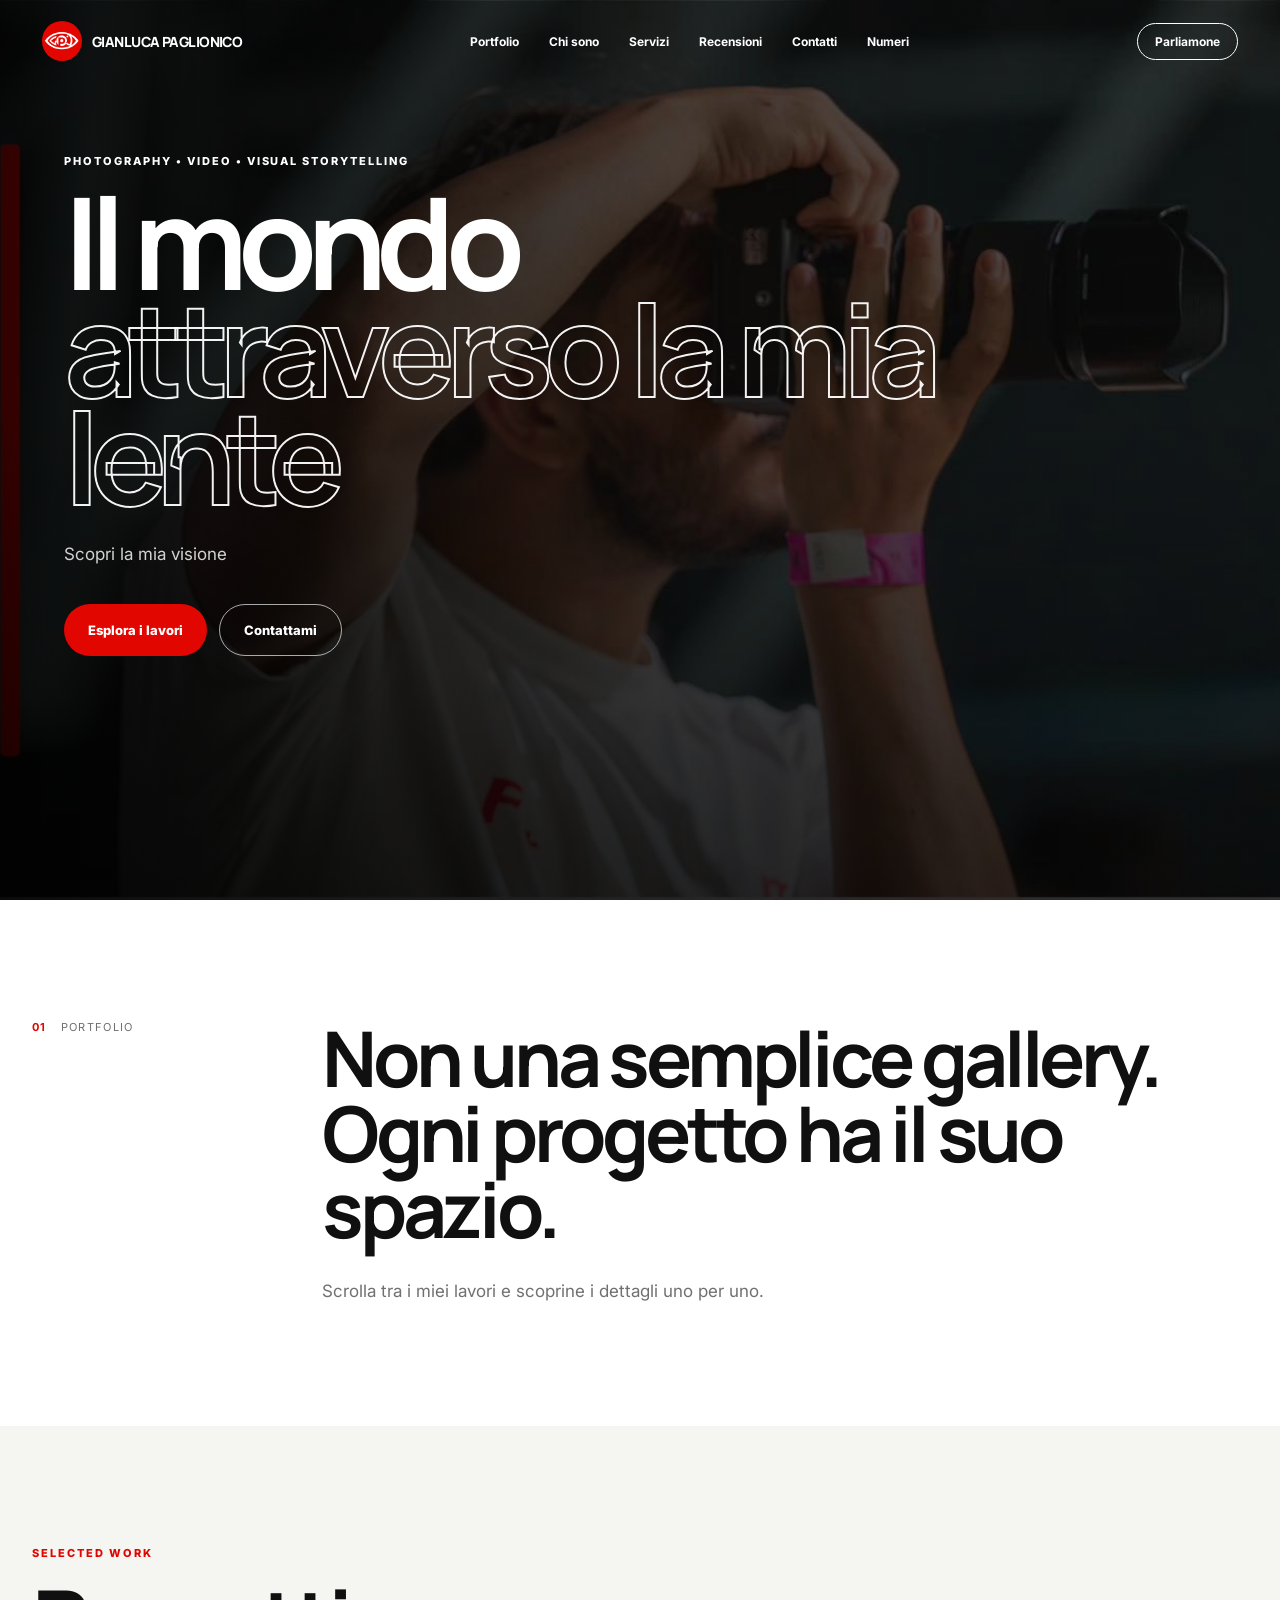
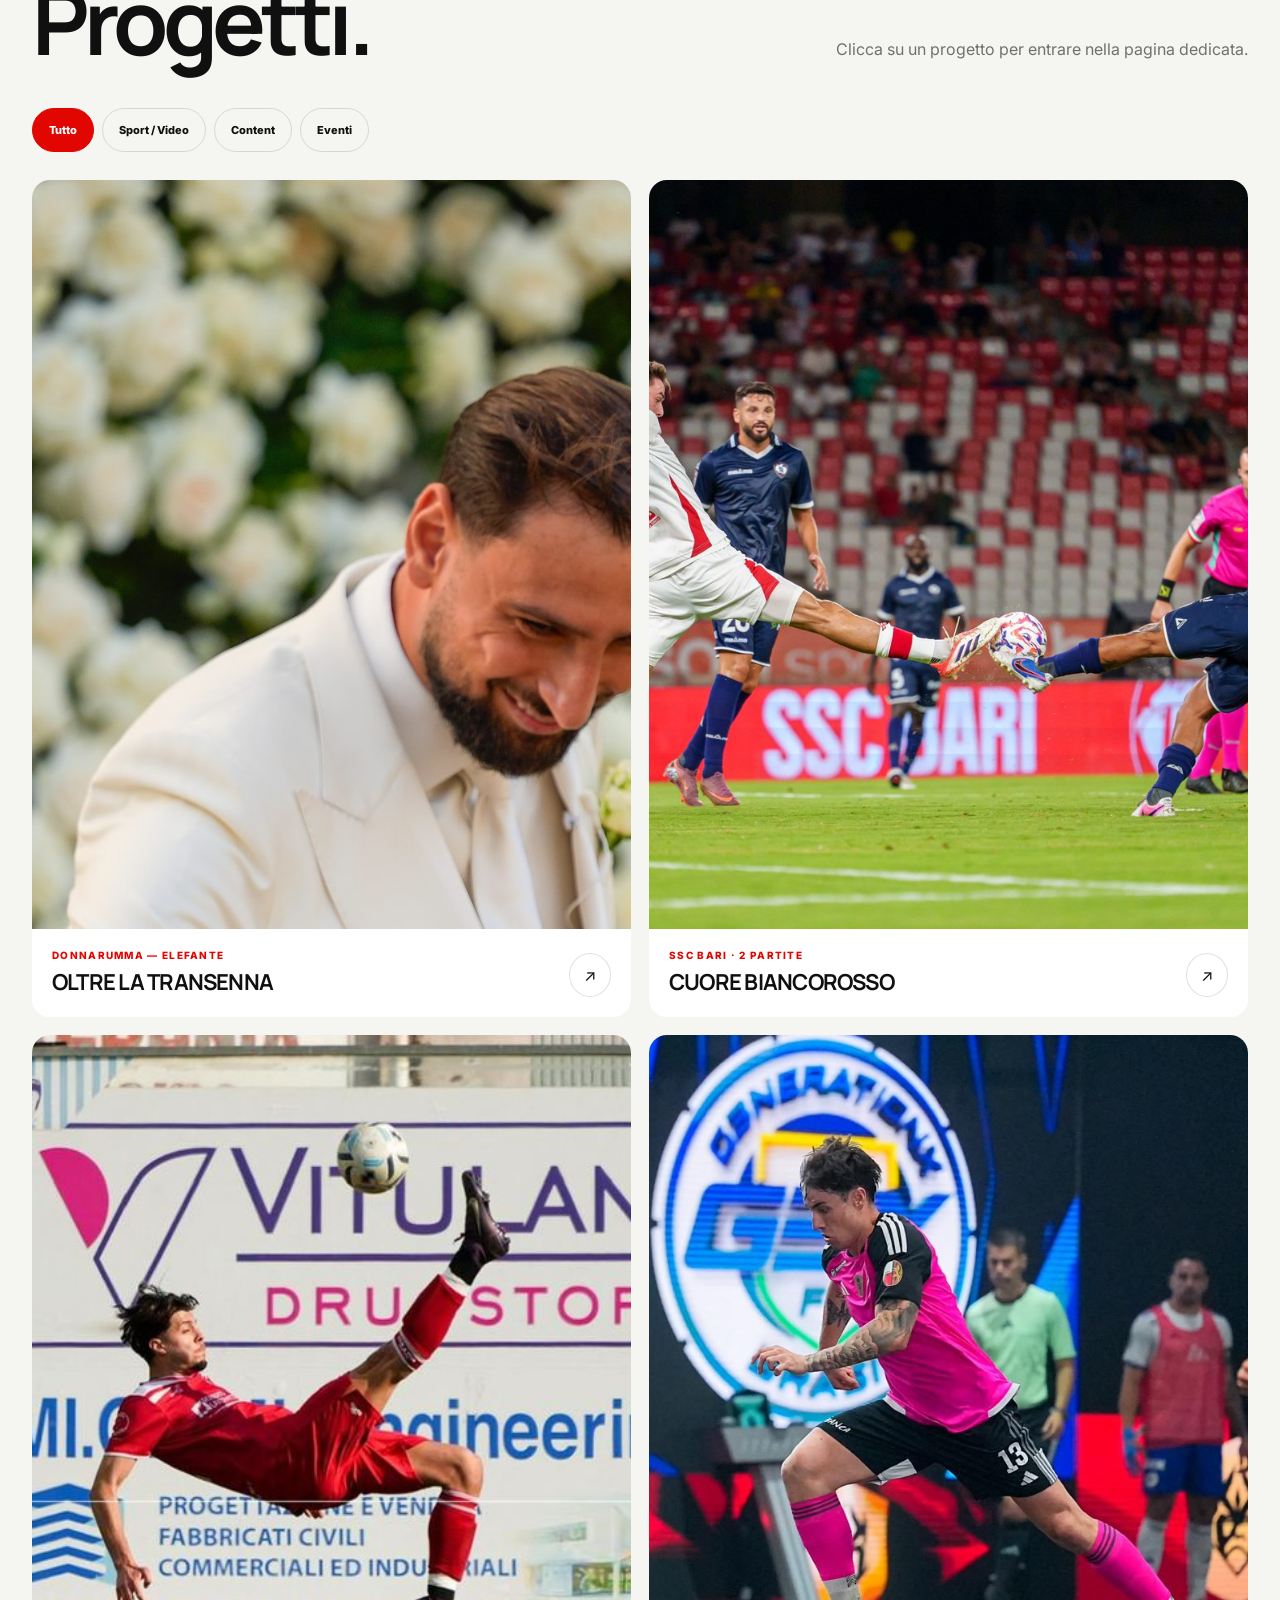
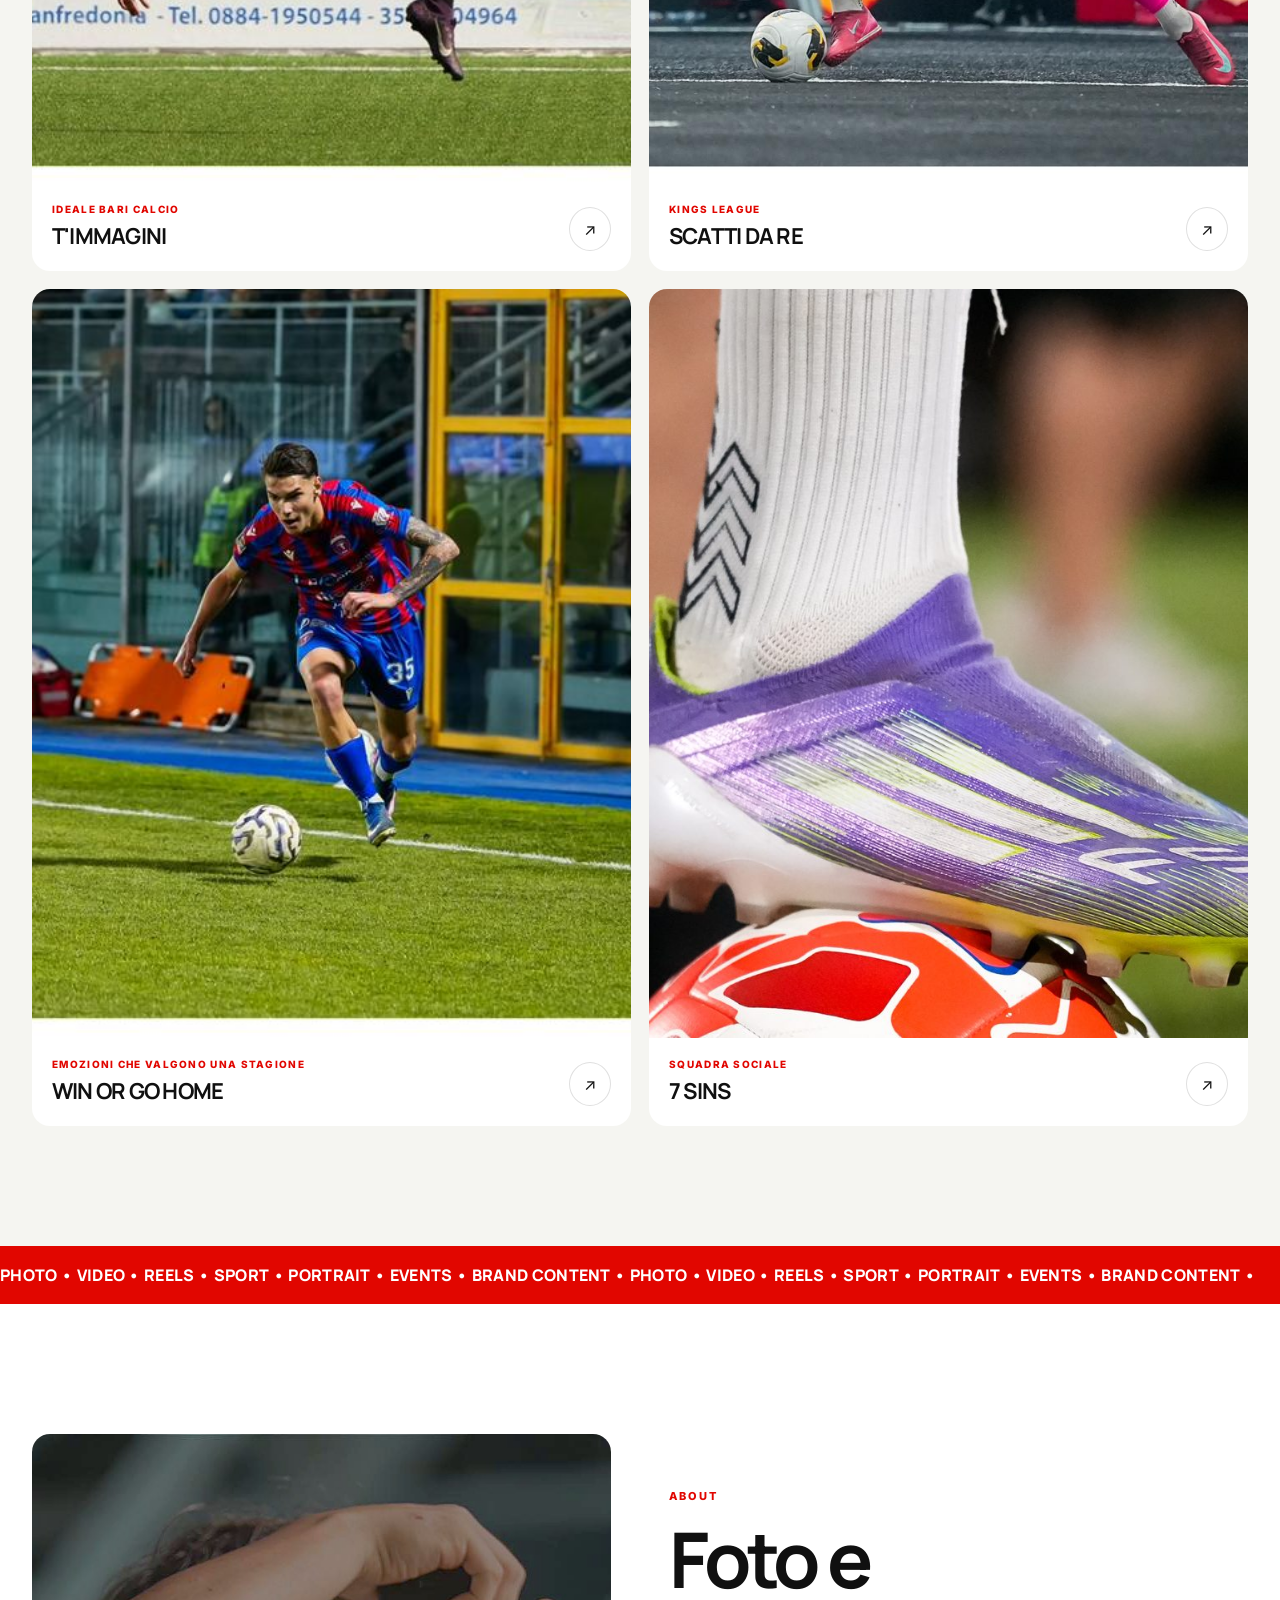
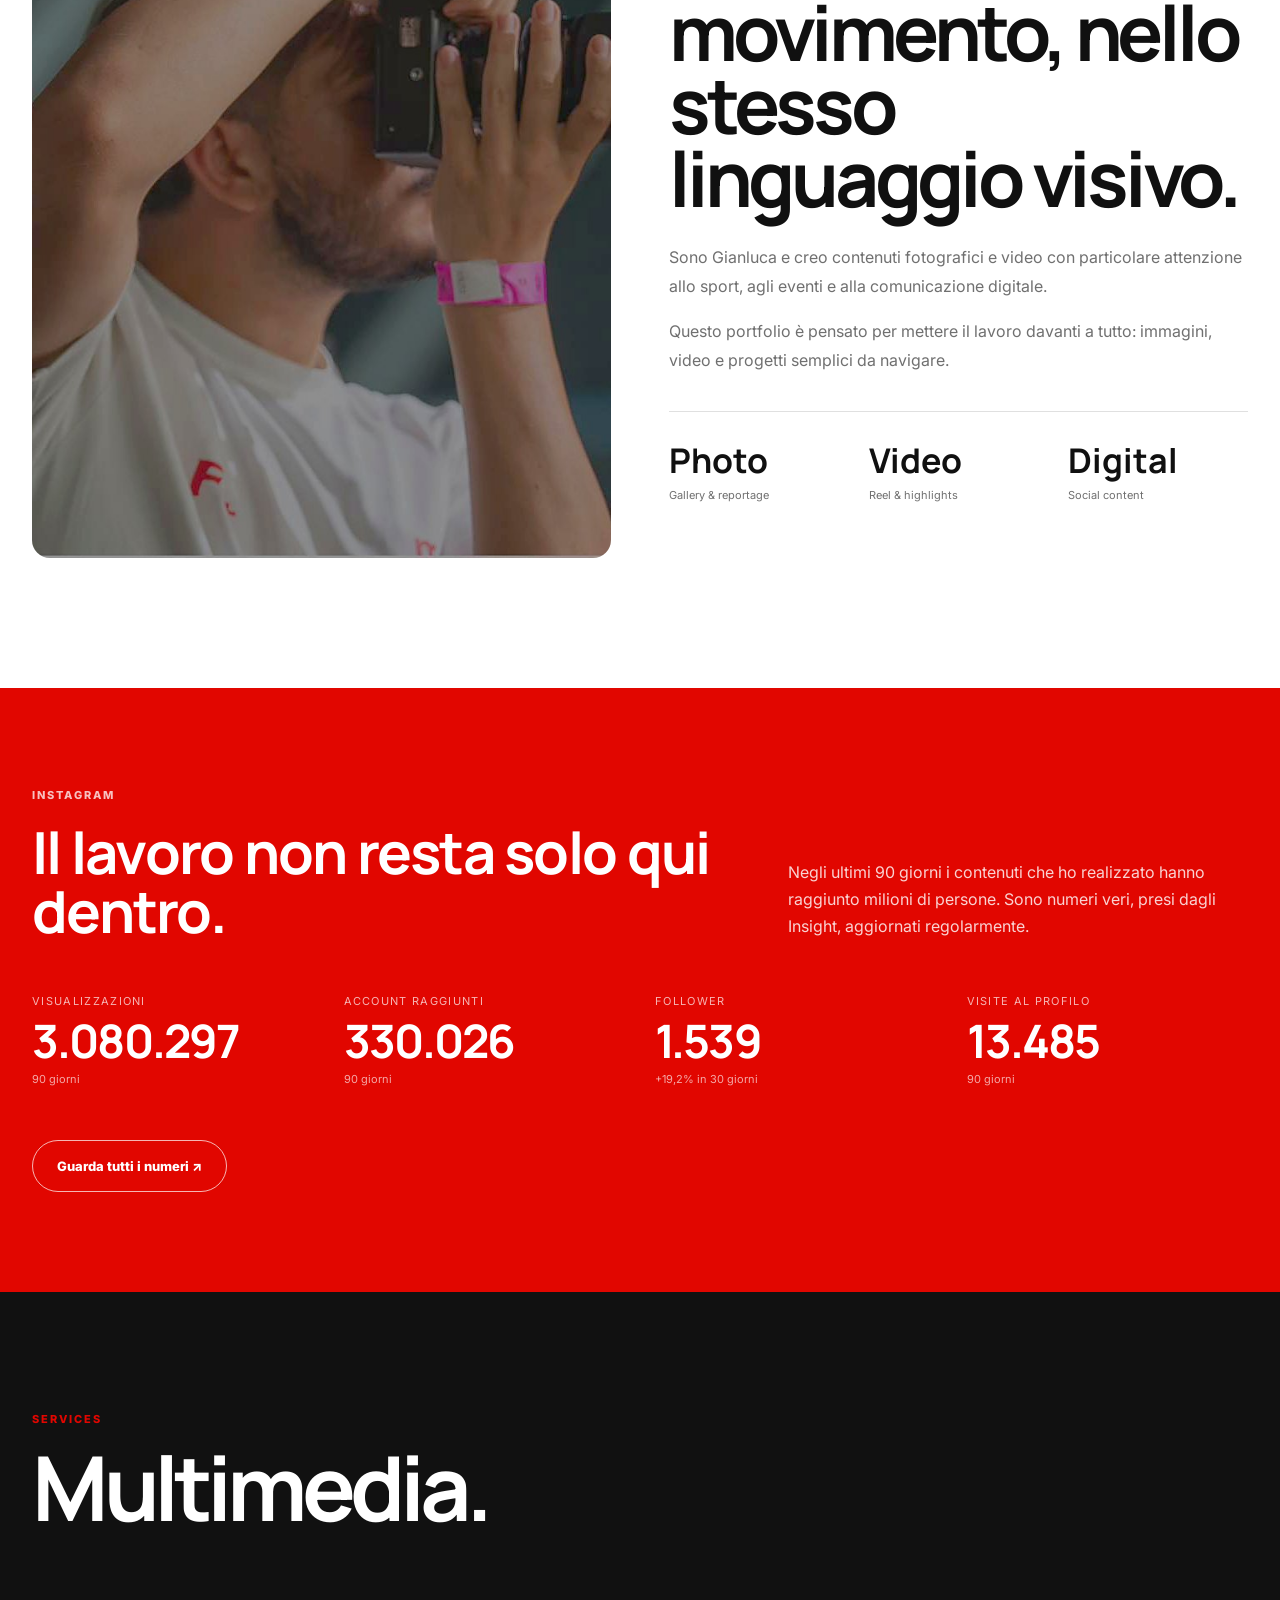
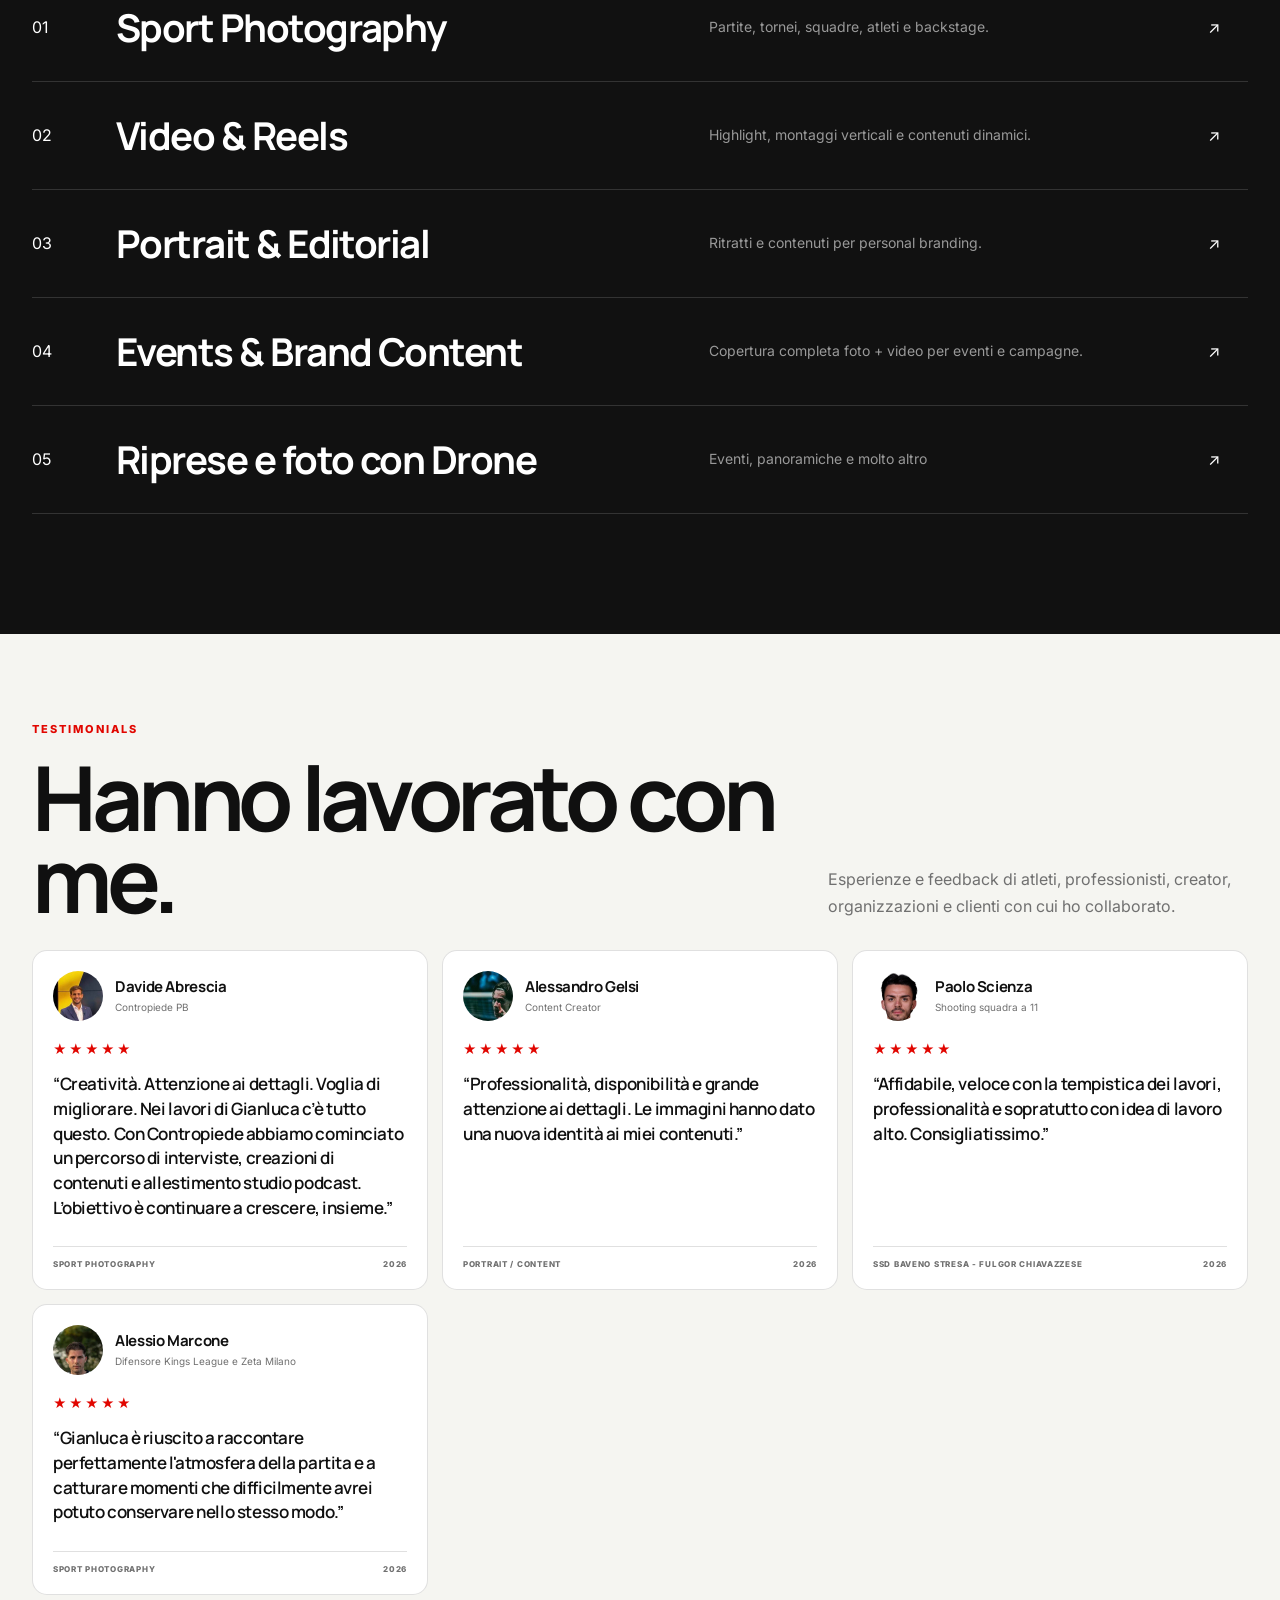
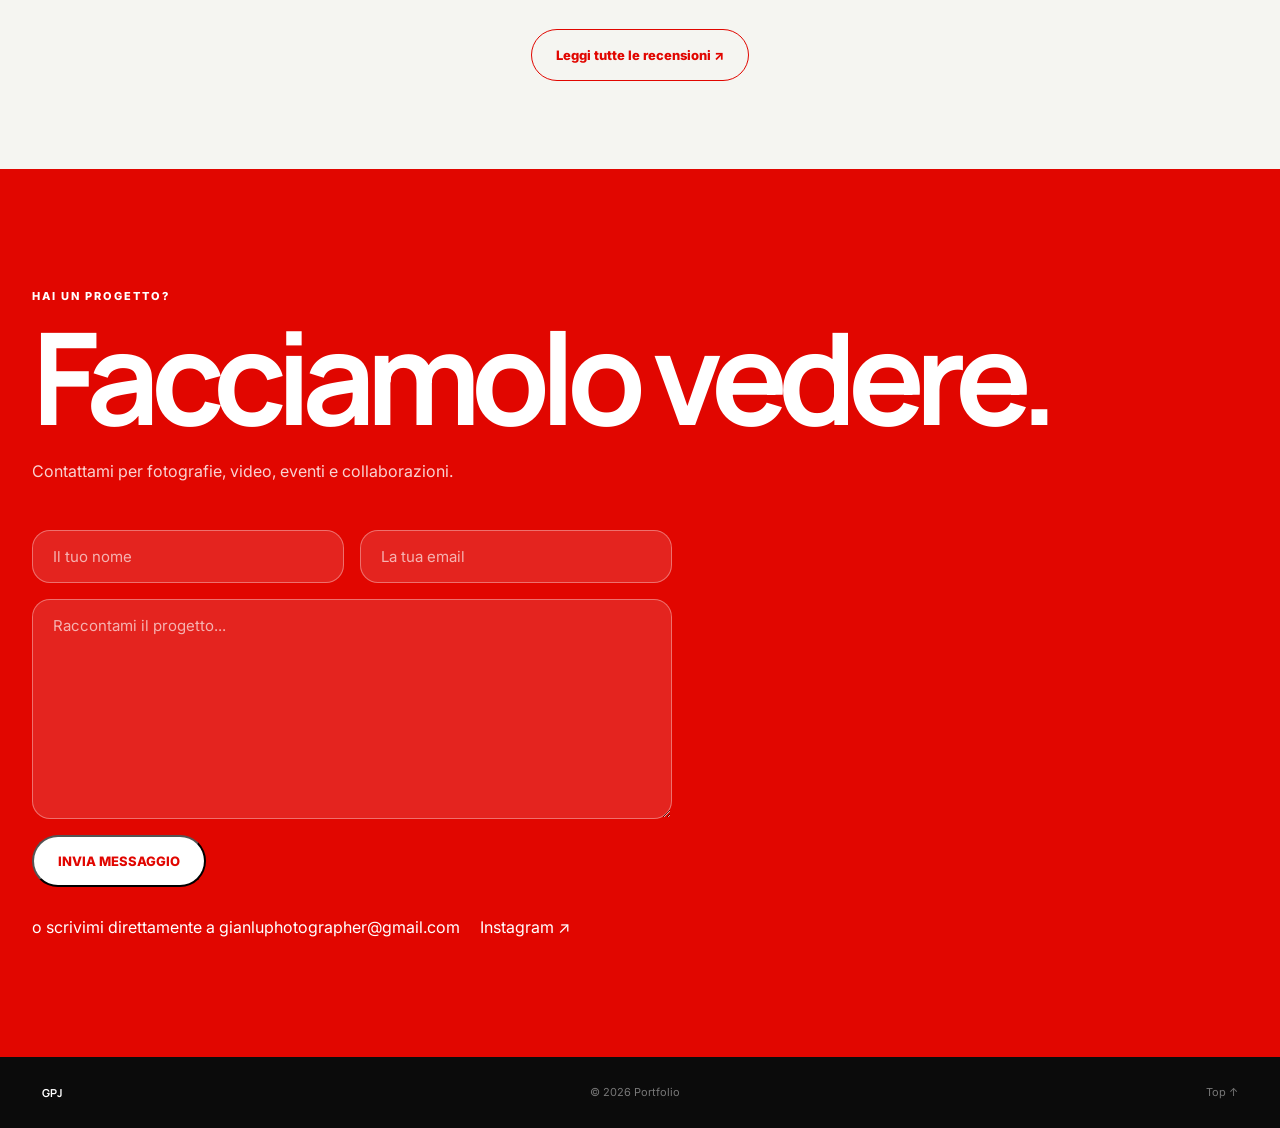
<file: index.html>
<!doctype html>
<html lang="it">

<head>

<meta charset="utf-8">

<meta
  name="viewport"
  content="width=device-width, initial-scale=1, viewport-fit=cover"
>

<meta
  name="theme-color"
  content="#e10600"
>

<meta
  name="description"
  content="Gianluca Paglionico (GPJ.Visuals), fotografo sportivo ed eventi in Puglia. Calcio, ritratti, matchday e reportage — portfolio e contatti."
>

<!-- OPEN GRAPH / SOCIAL -->
<meta property="og:type" content="profile">
<meta property="og:site_name" content="GPJ.Visuals">
<meta property="og:title" content="Gianluca Paglionico — GPJ.Visuals">
<meta property="og:description" content="Gianluca Paglionico (GPJ.Visuals), fotografo sportivo ed eventi in Puglia. Calcio, ritratti, matchday e reportage — portfolio e contatti.">
<meta property="og:image" content="https://gianluphotographer-22.github.io/portfolio-gpj/images/hero.jpg">
<meta property="og:image:width" content="1200">
<meta property="og:url" content="https://gianluphotographer-22.github.io/portfolio-gpj/">
<meta property="og:locale" content="it_IT">
<meta name="twitter:card" content="summary_large_image">
<meta name="twitter:title" content="Gianluca Paglionico — GPJ.Visuals">
<meta name="twitter:description" content="Gianluca Paglionico (GPJ.Visuals), fotografo sportivo ed eventi in Puglia. Calcio, ritratti, matchday e reportage — portfolio e contatti.">
<meta name="twitter:image" content="https://gianluphotographer-22.github.io/portfolio-gpj/images/hero.jpg">


<title>
GPJ.VISUALS-Portfolio
</title>


<!-- LOGO / ICONA DEL SITO -->

<link
  rel="icon"
  type="image/png"
  href="images/favicon.png"
>

<link
  rel="apple-touch-icon"
  href="images/favicon.png"
>


<!-- GOOGLE FONTS -->

<link
  rel="preconnect"
  href="https://fonts.googleapis.com"
>

<link
  rel="preconnect"
  href="https://fonts.gstatic.com"
  crossorigin
>

<link
  href="https://fonts.googleapis.com/css2?family=Inter:wght@300;400;500;600;700&family=Manrope:wght@500;600;700;800&display=swap"
  rel="stylesheet"
>


<!-- CSS PRINCIPALE -->

<link
  rel="stylesheet"
  href="assets/css/style.css"
>


<!-- =====================================================
     CSS RECENSIONI
===================================================== -->

<style>


/* =========================================================
   LOGO NELL'HEADER
========================================================= */

.brand-mark img {

  width: 100%;

  height: 100%;

  display: block;

  object-fit: contain;

  border-radius: inherit;

}


/* =========================================================
   REVIEWS
========================================================= */

.reviews {

  padding: 88px 0;

  background: var(--paper);

}


.reviews .section-head {

  margin-bottom: 30px;

}



/* =========================================================
   GRID
========================================================= */

.reviews-grid {

  display: grid;

  grid-template-columns:
    repeat(3, minmax(0, 1fr));

  gap: 14px;

}



/* =========================================================
   CARD
========================================================= */

.review-card {

  min-width: 0;

  display: flex;

  flex-direction: column;

  padding: 20px;

  background: #ffffff;

  border:
    1px solid var(--line);

  border-radius: 15px;

  transition:
    transform .25s ease,
    border-color .25s ease,
    box-shadow .25s ease;

}


.review-card:hover {

  transform:
    translateY(-3px);

  border-color:
    rgba(225, 6, 0, .28);

  box-shadow:
    0 14px 40px
    rgba(0, 0, 0, .06);

}



/* =========================================================
   USER
========================================================= */

.review-header {

  display: flex;

  align-items: center;

  gap: 12px;

}


.review-avatar {

  width: 50px;

  height: 50px;

  flex:
    0 0 50px;

  object-fit: cover;

  border-radius: 50%;

  background: #dddddd;

}


.review-user {

  min-width: 0;

}


.review-user h3 {

  font-family:
    Manrope,
    sans-serif;

  font-size: 15px;

  line-height: 1.1;

  letter-spacing:
    -.025em;

}


.review-user p {

  margin-top: 4px;

  color:
    var(--muted);

  font-size: 10px;

  line-height: 1.4;

}



/* =========================================================
   RATING
========================================================= */

.review-rating {

  margin-top: 20px;

  color:
    var(--red);

  font-size: 13px;

  letter-spacing: 2px;

}



/* =========================================================
   TESTO RECENSIONE
========================================================= */

.review-card blockquote {

  flex: 1;

  margin-top: 15px;

  font-family:
    Manrope,
    sans-serif;

  font-size: 17px;

  font-weight: 600;

  line-height: 1.45;

  letter-spacing:
    -.025em;

}



/* =========================================================
   FOOTER RECENSIONE
========================================================= */

.review-footer {

  display: flex;

  align-items: center;

  justify-content:
    space-between;

  gap: 15px;

  margin-top: 26px;

  padding-top: 12px;

  border-top:
    1px solid var(--line);

  color:
    var(--muted);

  font-size: 8px;

  font-weight: 800;

  letter-spacing:
    .09em;

  text-transform:
    uppercase;

}


.reviews-more {
  margin-top: 34px;
  text-align: center;
}

.reviews-more .btn {
  border: 1px solid var(--red);
  color: var(--red);
  background: transparent;
}

.reviews-more .btn:hover {
  background: var(--red);
  color: #fff;
}


/* =========================================================
   NUMERI — vetrina statistiche Instagram in homepage
========================================================= */

.numbers-band {
  background: var(--red);
  color: #fff;
  padding: 100px 0;
}

.numbers-band .section-head {
  margin-bottom: 0;
}

.numbers-band .eyebrow.red {
  color: rgba(255, 255, 255, .75);
}

.numbers-band h2 {
  font-family: Manrope, sans-serif;
  font-size: clamp(38px, 5vw, 58px);
  letter-spacing: -.03em;
  line-height: 1.02;
}

.numbers-band .section-head p {
  color: rgba(255, 255, 255, .82);
  max-width: 46ch;
}

.numbers-grid {
  display: grid;
  grid-template-columns: repeat(4, minmax(0, 1fr));
  gap: 30px;
  margin-top: 54px;
}

.numbers-grid .n-stat small {
  display: block;
  color: rgba(255, 255, 255, .7);
  font-size: 11px;
  letter-spacing: .12em;
  text-transform: uppercase;
  margin-bottom: 10px;
}

.numbers-grid .n-stat strong {
  display: block;
  font-family: Manrope, sans-serif;
  font-size: clamp(32px, 3.6vw, 50px);
  letter-spacing: -.04em;
  line-height: 1;
}

.numbers-grid .n-stat span {
  display: block;
  margin-top: 8px;
  color: rgba(255, 255, 255, .65);
  font-size: 11px;
}

.numbers-band .numbers-more {
  margin-top: 54px;
}

.numbers-band .numbers-more .btn {
  border: 1px solid rgba(255, 255, 255, .7);
  color: #fff;
  background: transparent;
}

.numbers-band .numbers-more .btn:hover {
  background: #fff;
  color: var(--red);
}

@media (max-width: 900px) {
  .numbers-grid { grid-template-columns: repeat(2, 1fr); gap: 34px 24px; }
}
@media (max-width: 520px) {
  .numbers-grid { grid-template-columns: 1fr; }
}



/* =========================================================
   TABLET
========================================================= */

@media
(
  min-width: 761px
)
and
(
  max-width: 1050px
) {

  .reviews {

    padding: 70px 0;

  }


  .reviews-grid {

    grid-template-columns:
      repeat(2, minmax(0, 1fr));

  }

}



/* =========================================================
   MOBILE
========================================================= */

@media
(
  max-width: 760px
) {

  .reviews {

    padding: 48px 0;

  }


  .reviews .section-head {

    margin-bottom: 18px;

  }


  /*
     Slider orizzontale
     ottimizzato per smartphone
  */

  .reviews-grid {

    display: flex;

    overflow-x: auto;

    gap: 10px;

    margin-right: -15px;

    padding-right: 15px;

    padding-bottom: 6px;

    scroll-snap-type:
      x mandatory;

    overscroll-behavior-x:
      contain;

    scrollbar-width:
      none;

  }


  .reviews-grid::-webkit-scrollbar {

    display: none;

  }


  .review-card {

    flex:
      0 0
      min(82vw, 330px);

    min-height: 0;

    padding: 15px;

    border-radius: 12px;

    scroll-snap-align:
      start;

  }


  .review-avatar {

    width: 42px;

    height: 42px;

    flex-basis: 42px;

  }


  .review-user h3 {

    font-size: 13px;

  }


  .review-user p {

    font-size: 9px;

  }


  .review-rating {

    margin-top: 14px;

    font-size: 11px;

  }


  .review-card blockquote {

    margin-top: 12px;

    font-size: 14px;

    line-height: 1.4;

  }


  .review-footer {

    margin-top: 16px;

    padding-top: 9px;

    font-size: 7px;

  }

}


</style>

</head>



<body>


<!-- =====================================================
     HEADER
===================================================== -->

<header class="site-header">


  <a
    class="brand"
    href="#top"
    aria-label="GPJ Visuals - Torna all'inizio"
  >

    <span class="brand-mark">

      <img decoding="async"
        src="images/gpj-mark.png"
        alt=""
        width="64"
        height="64"
      >

    </span>

    <span class="brand-name">
    GIANLUCA PAGLIONICO
    </span>

  </a>



  <nav class="nav" aria-label="Navigazione principale">

    <a href="#work">
      Portfolio
    </a>

    <a href="#about">
      Chi sono
    </a>

    <a href="#services">
      Servizi
    </a>

    <a href="#reviews">
      Recensioni
    </a>

    <a href="#contact">
      Contatti
    </a>

    <a href="numeri.html">
      Numeri
    </a>

  </nav>



  <a
    class="header-contact"
    href="#contact"
  >

    Parliamone

  </a>



  <button
    class="menu-btn"
    type="button"
    aria-label="Menu"
  >

    ☰

  </button>


</header>



<main id="top">



<!-- =====================================================
     HERO
===================================================== -->

<section class="hero">


  <div class="hero-media">

    <img loading="lazy" decoding="async"
      src="images/hero.jpg"
      alt="Hero portfolio"
    >

  </div>



  <div class="hero-content reveal">


    <div class="eyebrow">

      Photography • Video • Visual Storytelling

    </div>


    <h1>

      <span>
        Il mondo
      </span>

      <span>
        attraverso la mia lente
      </span>

    </h1>


    <p>

      Scopri la mia visione

    </p>


    <div class="hero-actions">


      <a
        class="btn btn-red"
        href="#work"
      >

        Esplora i lavori

      </a>


      <a
        class="btn btn-outline"
        href="#contact"
      >

        Contattami

      </a>


    </div>


  </div>


</section>



<!-- =====================================================
     INTRO
===================================================== -->

<section class="intro">


  <div class="container intro-grid">


    <div class="kicker reveal">

      <b>
        01
      </b>

      <span>
        Portfolio
      </span>

    </div>



    <div class="reveal">


      <h2 class="big-copy">

        Non una semplice gallery.
        Ogni progetto ha il suo spazio.

      </h2>


      <p class="body-copy">

        Scrolla tra i miei lavori
        e scoprine i dettagli uno per uno.

      </p>


    </div>


  </div>


</section>



<!-- =====================================================
     PORTFOLIO
===================================================== -->

<section
  class="work"
  id="work"
>


  <div class="container">


    <div class="section-head reveal">


      <div>

        <div class="eyebrow red">

          Selected work

        </div>


        <h2>

          Progetti.

        </h2>

      </div>


      <p>

        Clicca su un progetto per entrare
        nella pagina dedicata.

      </p>


    </div>



    <!-- FILTER -->


    <div class="filters reveal">


      <button
        class="filter active"
        type="button"
        data-filter="all"
      >

        Tutto

      </button>


      <button
        class="filter"
        type="button"
        data-filter="sport"
      >

        Sport / Video

      </button>
      <button
        class="filter"
        type="button"
        data-filter="content"
      >

        Content

      </button>
      <button
        class="filter"
        type="button"
        data-filter="eventi"
      >

        Eventi

      </button>



    </div>



    <!-- PROGETTI -->


    <div class="projects">

      <!-- PROGETTO — MATRIMONIO DONNARUMMA -->

      <a
        class="project reveal"
        data-category="eventi"
        href="projects/matrimonio-donnarumma.html"
      >

        <div class="project-media">

          <img
            src="images/matrimonio-donnarumma/matrimonio-donnarumma-cover.jpg"
            alt="Oltre la transenna"
            loading="lazy"
            decoding="async"
          >

        </div>

        <div class="project-bottom">

          <div>

            <div class="project-tag">

              DONNARUMMA &mdash; ELEFANTE

            </div>

            <h3>

              OLTRE LA TRANSENNA

            </h3>

          </div>

          <div class="project-arrow">

            ↗

          </div>

        </div>

      </a>



      <!-- PROGETTO — CUORE BIANCOROSSO (raccolta in aggiornamento) -->

      <a
        class="project wide reveal"
        data-category="sport"
        href="projects/cuore-biancorosso.html"
      >

        <div class="project-media">

          <img
            src="images/cuore-biancorosso/bari-cavese-cover.jpg"
            alt="Cuore Biancorosso"
            loading="lazy"
            decoding="async"
          >

        </div>

        <div class="project-bottom">

          <div>

            <div class="project-tag">

              SSC BARI &middot; 2 PARTITE

            </div>

            <h3>

              CUORE BIANCOROSSO

            </h3>

          </div>

          <div class="project-arrow">

            ↗

          </div>

        </div>

      </a>





      <!-- PROGETTO 1 -->


      <a
        class="project wide reveal"
        data-category="sport"
        href="projects/matchday-stories.html"
      >


        <div class="project-media">

          <img loading="lazy" decoding="async"
            src="images/matchday-stories-cover.jpg"
            alt="Matchday Stories"
          >

        </div>


        <div class="project-bottom">


          <div>

            <div class="project-tag">

              IDEALE BARI CALCIO

            </div>


            <h3>

              T'IMMAGINI

            </h3>

          </div>


          <div class="project-arrow">

            ↗

          </div>


        </div>


      </a>



      <!-- PROGETTO 2 -->


      <a
        class="project reveal"
        data-category="sport"
        href="projects/athlete-portraits.html"
      >


        <div class="project-media">

          <img loading="lazy" decoding="async"
            src="images/athlete-portraits-cover.jpg"
            alt="Athlete Portraits"
          >

        </div>


        <div class="project-bottom">


          <div>

            <div class="project-tag">

              KINGS LEAGUE

            </div>


            <h3>

              SCATTI DA RE

            </h3>

          </div>


          <div class="project-arrow">

            ↗

          </div>


        </div>


      </a>



      <!-- PROGETTO 3 -->


      <a
        class="project reveal"
        data-category="sport"
        href="projects/live-atmosphere.html"
      >


        <div class="project-media">

          <img loading="lazy" decoding="async"
            src="images/live-atmosphere-cover.jpg"
            alt="sport"
          >

        </div>


        <div class="project-bottom">


          <div>

            <div class="project-tag">

              EMOZIONI CHE VALGONO UNA STAGIONE

            </div>


            <h3>

              WIN OR GO HOME

            </h3>

          </div>


          <div class="project-arrow">

            ↗

          </div>


        </div>


      </a>
      <!-- PROGETTO 7 -->


      <a
        class="project reveal"
        data-category="content"
        href="projects/human-detail.html"
      >


        <div class="project-media">

          <img loading="lazy" decoding="async"
            src="images/7-sins/7-sins-cover.jpg"
            alt="7 SINS"
          >

        </div>


        <div class="project-bottom">


          <div>

            <div class="project-tag">

              SQUADRA SOCIALE

            </div>


            <h3>

              7 SINS

            </h3>

          </div>


          <div class="project-arrow">

            ↗

          </div>


        </div>


      </a>
    </div>


  </div>


</section>



<!-- =====================================================
     MARQUEE
===================================================== -->

<section
  class="media-strip"
  aria-hidden="true"
>


  <div class="media-track">


    <span>

      PHOTO • VIDEO • REELS • SPORT • PORTRAIT • EVENTS •
      BRAND CONTENT • PHOTO • VIDEO • REELS • SPORT •
      PORTRAIT • EVENTS • BRAND CONTENT •

    </span>


    <span>

      PHOTO • VIDEO • REELS • SPORT • PORTRAIT • EVENTS •
      BRAND CONTENT • PHOTO • VIDEO • REELS • SPORT •
      PORTRAIT • EVENTS • BRAND CONTENT •

    </span>


  </div>


</section>



<!-- =====================================================
     ABOUT
===================================================== -->

<section
  class="about"
  id="about"
>


  <div class="container about-grid">


    <div class="reveal">


      <img loading="lazy" decoding="async"
        src="images/about.jpg"
        alt="Foto fotografo"
      >


    </div>



    <div class="reveal">


      <div class="eyebrow red">

        About

      </div>


      <h2>

        Foto e movimento,
        nello stesso linguaggio visivo.

      </h2>


      <p>

        Sono Gianluca e creo contenuti fotografici
        e video con particolare attenzione allo sport,
        agli eventi e alla comunicazione digitale.

      </p>


      <p>

        Questo portfolio è pensato per mettere
        il lavoro davanti a tutto:
        immagini, video e progetti semplici da navigare.

      </p>



      <div class="stats">


        <div>

          <strong>
            Photo
          </strong>

          <span>
            Gallery & reportage
          </span>

        </div>


        <div>

          <strong>
            Video
          </strong>

          <span>
            Reel & highlights
          </span>

        </div>


        <div>

          <strong>
            Digital
          </strong>

          <span>
            Social content
          </span>

        </div>


      </div>


    </div>


  </div>


</section>



<!-- =====================================================
     NUMERI — vetrina statistiche
===================================================== -->

<section class="numbers-band">

  <div class="container">

    <div class="section-head reveal">

      <div>

        <div class="eyebrow red">

          Instagram

        </div>


        <h2>

          Il lavoro non resta solo qui dentro.

        </h2>

      </div>


      <p>

        Negli ultimi 90 giorni i contenuti che ho realizzato
        hanno raggiunto milioni di persone. Sono numeri veri,
        presi dagli Insight, aggiornati regolarmente.

      </p>

    </div>


    <div class="numbers-grid">

      <div class="n-stat reveal">
        <small>Visualizzazioni</small>
        <strong>3.080.297</strong>
        <span>90 giorni</span>
      </div>

      <div class="n-stat reveal">
        <small>Account raggiunti</small>
        <strong>330.026</strong>
        <span>90 giorni</span>
      </div>

      <div class="n-stat reveal">
        <small>Follower</small>
        <strong>1.539</strong>
        <span>+19,2% in 30 giorni</span>
      </div>

      <div class="n-stat reveal">
        <small>Visite al profilo</small>
        <strong>13.485</strong>
        <span>90 giorni</span>
      </div>

    </div>


    <div class="numbers-more reveal">
      <a class="btn btn-outline" href="numeri.html">
        Guarda tutti i numeri &#8599;
      </a>
    </div>

  </div>

</section>




<!-- =====================================================
     SERVICES
===================================================== -->

<section
  class="services"
  id="services"
>


  <div class="container">


    <div class="section-head reveal">


      <div>


        <div class="eyebrow red">

          Services

        </div>


        <h2>

          Multimedia.

        </h2>


      </div>


    </div>



    <div class="service-row reveal">


      <span>
        01
      </span>


      <h3>

        Sport Photography

      </h3>


      <p>

        Partite, tornei, squadre,
        atleti e backstage.

      </p>


      <span>

        ↗

      </span>


    </div>



    <div class="service-row reveal">


      <span>
        02
      </span>


      <h3>

        Video & Reels

      </h3>


      <p>

        Highlight, montaggi verticali
        e contenuti dinamici.

      </p>


      <span>

        ↗

      </span>


    </div>



    <div class="service-row reveal">


      <span>
        03
      </span>


      <h3>

        Portrait & Editorial

      </h3>


      <p>

        Ritratti e contenuti
        per personal branding.

      </p>


      <span>

        ↗

      </span>


    </div>



    <div class="service-row reveal">


      <span>
        04
      </span>


      <h3>

        Events & Brand Content

      </h3>


      <p>

        Copertura completa
        foto + video per eventi e campagne.

      </p>


      <span>

        ↗

      </span>


    </div>
    <div class="service-row reveal">


      <span>
        05
      </span>


      <h3>

        Riprese e foto con Drone

      </h3>


      <p>

        Eventi, panoramiche e molto altro

      </p>


      <span>

        ↗

      </span>


    </div>




  </div>


</section>



<!-- =====================================================
     RECENSIONI
===================================================== -->

<section
  class="reviews"
  id="reviews"
>


  <div class="container">


    <div class="section-head reveal">


      <div>


        <div class="eyebrow red">

          Testimonials

        </div>


        <h2>

          Hanno lavorato con me.

        </h2>


      </div>



      <p>

        Esperienze e feedback di atleti,
        professionisti, creator, organizzazioni
        e clienti con cui ho collaborato.

      </p>


    </div>



    <div class="reviews-grid">



      <!-- RECENSIONE 1 -->


      <article class="review-card reveal">


        <div class="review-header">


          <img loading="lazy" decoding="async"
            class="review-avatar"
            src="images/reviews/persona-01.jpg"
            alt="Davide Abrescia"
          >


          <div class="review-user">


            <h3>

              Davide Abrescia

            </h3>


            <p>

              Contropiede PB

            </p>


          </div>


        </div>



        <div
          class="review-rating"
          aria-label="5 stelle su 5"
        >

          ★★★★★

        </div>



        <blockquote>

          “Creatività. Attenzione ai dettagli. Voglia di migliorare. Nei lavori di Gianluca c’è tutto questo. Con Contropiede abbiamo cominciato un percorso di interviste, creazioni di contenuti e allestimento studio podcast. L’obiettivo è continuare a crescere, insieme.”

        </blockquote>



        <div class="review-footer">


          <span>

            Sport Photography

          </span>


          <span>

            2026

          </span>


        </div>


      </article>



      <!-- RECENSIONE 2 -->


      <article class="review-card reveal">


        <div class="review-header">


          <img loading="lazy" decoding="async"
            class="review-avatar"
            src="images/reviews/persona-02.jpg"
            alt="Alessandro Gelsi"
          >


          <div class="review-user">


            <h3>

              Alessandro Gelsi

            </h3>


            <p>

              Content Creator

            </p>


          </div>


        </div>



        <div
          class="review-rating"
          aria-label="5 stelle su 5"
        >

          ★★★★★

        </div>



        <blockquote>

          “Professionalità, disponibilità
          e grande attenzione ai dettagli.
          Le immagini hanno dato una nuova
          identità ai miei contenuti.”

        </blockquote>



        <div class="review-footer">


          <span>

            Portrait / Content

          </span>


          <span>

            2026

          </span>


        </div>


      </article>



      <!-- RECENSIONE 3 -->


      <article class="review-card reveal">


        <div class="review-header">


          <img loading="lazy" decoding="async"
            class="review-avatar"
            src="images/reviews/persona-03.jpg"
            alt="Paolo Scienza"
          >


          <div class="review-user">


            <h3>

              Paolo Scienza

            </h3>


            <p>

              Shooting squadra a 11

            </p>


          </div>


        </div>



        <div
          class="review-rating"
          aria-label="5 stelle su 5"
        >

          ★★★★★

        </div>



        <blockquote>

          “Affidabile, veloce con la tempistica dei lavori, professionalità e sopratutto con idea di lavoro alto. Consigliatissimo.”

        </blockquote>



        <div class="review-footer">


          <span>

           SSD BAVENO STRESA - FULGOR CHIAVAZZESE

          </span>


          <span>

            2026

          </span>


        </div>


      </article>

      <article class="review-card reveal">


        <div class="review-header">


          <img loading="lazy" decoding="async"
            class="review-avatar"
            src="images/reviews/persona-04.jpg"
            alt="Alessio Marcone"
          >


          <div class="review-user">


            <h3>

              Alessio Marcone

            </h3>


            <p>

              Difensore Kings League e Zeta Milano

            </p>


          </div>


        </div>



        <div
          class="review-rating"
          aria-label="5 stelle su 5"
        >

          ★★★★★

        </div>



        <blockquote>

          “Gianluca è riuscito a raccontare
          perfettamente l'atmosfera della partita
          e a catturare momenti che difficilmente
          avrei potuto conservare nello stesso modo.”

        </blockquote>



        <div class="review-footer">


          <span>

            Sport Photography

          </span>


          <span>

            2026

          </span>


        </div>


      </article>


    </div>


    <div class="reviews-more reveal">
      <a class="btn btn-outline" href="recensioni.html">
        Leggi tutte le recensioni &#8599;
      </a>
    </div>


  </div>


</section>

<!--

=====================================================
     CERTIFICAZIONI
===================================================== 

<section
  class="certifications"
  id="certifications"
>


  <div class="container">


    <div class="section-head reveal">


      <div>


        <div class="eyebrow red">

          Certificazioni

        </div>


        <h2>

          Competenze certificate.

        </h2>


      </div>



      <p>

        Corsi, attestati e certificazioni professionali
        che completano il mio percorso fotografico
        e multimediale.

      </p>


    </div>



    <div class="cert-grid">



      CERTIFICAZIONE 1 


      <article class="cert-card reveal">


        <div class="cert-top">


          <span class="cert-index">

            01

          </span>


          <span class="cert-year">

            2026

          </span>


        </div>



        <div
          class="cert-icon"
          aria-hidden="true"
        >

          C

        </div>



        <div class="cert-body">


          <p class="cert-issuer">

            ENTE / ORGANIZZAZIONE

          </p>


          <h3>

            Nome della certificazione

          </h3>


          <p class="cert-description">

            Inserisci una breve descrizione
            delle competenze acquisite.

          </p>


        </div>



        <a
          class="cert-link"
          href="#"
        >

          Visualizza certificato

          <span>

            ↗

          </span>


        </a>


      </article>



     CERTIFICAZIONE 2 


      <article class="cert-card reveal">


        <div class="cert-top">


          <span class="cert-index">

            02

          </span>


          <span class="cert-year">

            2026

          </span>


        </div>



        <div
          class="cert-icon"
          aria-hidden="true"
        >

          C

        </div>



        <div class="cert-body">


          <p class="cert-issuer">

            ENTE / ORGANIZZAZIONE

          </p>


          <h3>

            Nome della certificazione

          </h3>


          <p class="cert-description">

            Corsi di fotografia,
            video, montaggio o comunicazione.

          </p>


        </div>



        <a
          class="cert-link"
          href="#"
        >

          Visualizza certificato

          <span>

            ↗

          </span>


        </a>


      </article>



       CERTIFICAZIONE 3 


      <article class="cert-card reveal">


        <div class="cert-top">


          <span class="cert-index">

            03

          </span>


          <span class="cert-year">

            2025

          </span>


        </div>



        <div
          class="cert-icon"
          aria-hidden="true"
        >

          C

        </div>



        <div class="cert-body">


          <p class="cert-issuer">

            ENTE / ORGANIZZAZIONE

          </p>


          <h3>

            Nome della certificazione

          </h3>


          <p class="cert-description">

            Workshop, masterclass
            e certificazioni tecniche.

          </p>


        </div>



        <a
          class="cert-link"
          href="#"
        >

          Visualizza certificato

          <span>

            ↗

          </span>


        </a>


      </article>


    </div>


  </div>


</section>
-->


<!-- =====================================================
     CONTACT
===================================================== -->

<section
  class="contact"
  id="contact"
>


  <div class="container reveal">


    <div class="eyebrow">

      Hai un progetto?

    </div>


    <h2>

      Facciamolo vedere.

    </h2>


    <p>

      Contattami per fotografie,
      video, eventi e collaborazioni.

    </p>



    <form class="contact-form" id="contact-form" novalidate>

      <!-- Sostituisci con la tua chiave gratuita da web3forms.com -->
      <input type="hidden" name="access_key" value="INSERISCI_QUI_LA_TUA_ACCESS_KEY">
      <input type="checkbox" name="botcheck" class="hp-field" tabindex="-1" autocomplete="off">

      <div class="contact-form-row">

        <label class="sr-only" for="cf-nome">Nome</label>
        <input id="cf-nome" name="name" type="text" placeholder="Il tuo nome" required>

        <label class="sr-only" for="cf-email">Email</label>
        <input id="cf-email" name="email" type="email" placeholder="La tua email" required>

      </div>

      <label class="sr-only" for="cf-messaggio">Messaggio</label>
      <textarea id="cf-messaggio" name="message" rows="4" placeholder="Raccontami il progetto..." required></textarea>

      <div class="contact-form-row contact-form-footer">

        <button class="btn btn-white" type="submit">
          INVIA MESSAGGIO
        </button>

        <p class="contact-form-status" id="contact-form-status" role="status" aria-live="polite"></p>

      </div>

    </form>


    <div class="contact-actions">


      <a
        href="mailto:gianluphotographer@gmail.com"
      >

        o scrivimi direttamente a gianluphotographer@gmail.com

      </a>


      <a
        href="https://www.instagram.com/gpj.visuals/"
        target="_blank"
        rel="noopener noreferrer"
      >

        Instagram ↗

      </a>


    </div>


  </div>


</section>



</main>



<!-- =====================================================
     FOOTER
===================================================== -->

<footer>


  <strong>

    GPJ

  </strong>


  <span>

    © 2026 Portfolio

  </span>


  <a href="#top">

    Top ↑

  </a>


</footer>



<!-- =====================================================
     JAVASCRIPT
===================================================== -->

<script src="assets/js/main.js"></script>
<script data-goatcounter="https://TUOCODICE.goatcounter.com/count" async src="//gc.zgo.at/count.js"></script>


</body>

</html>
</file>
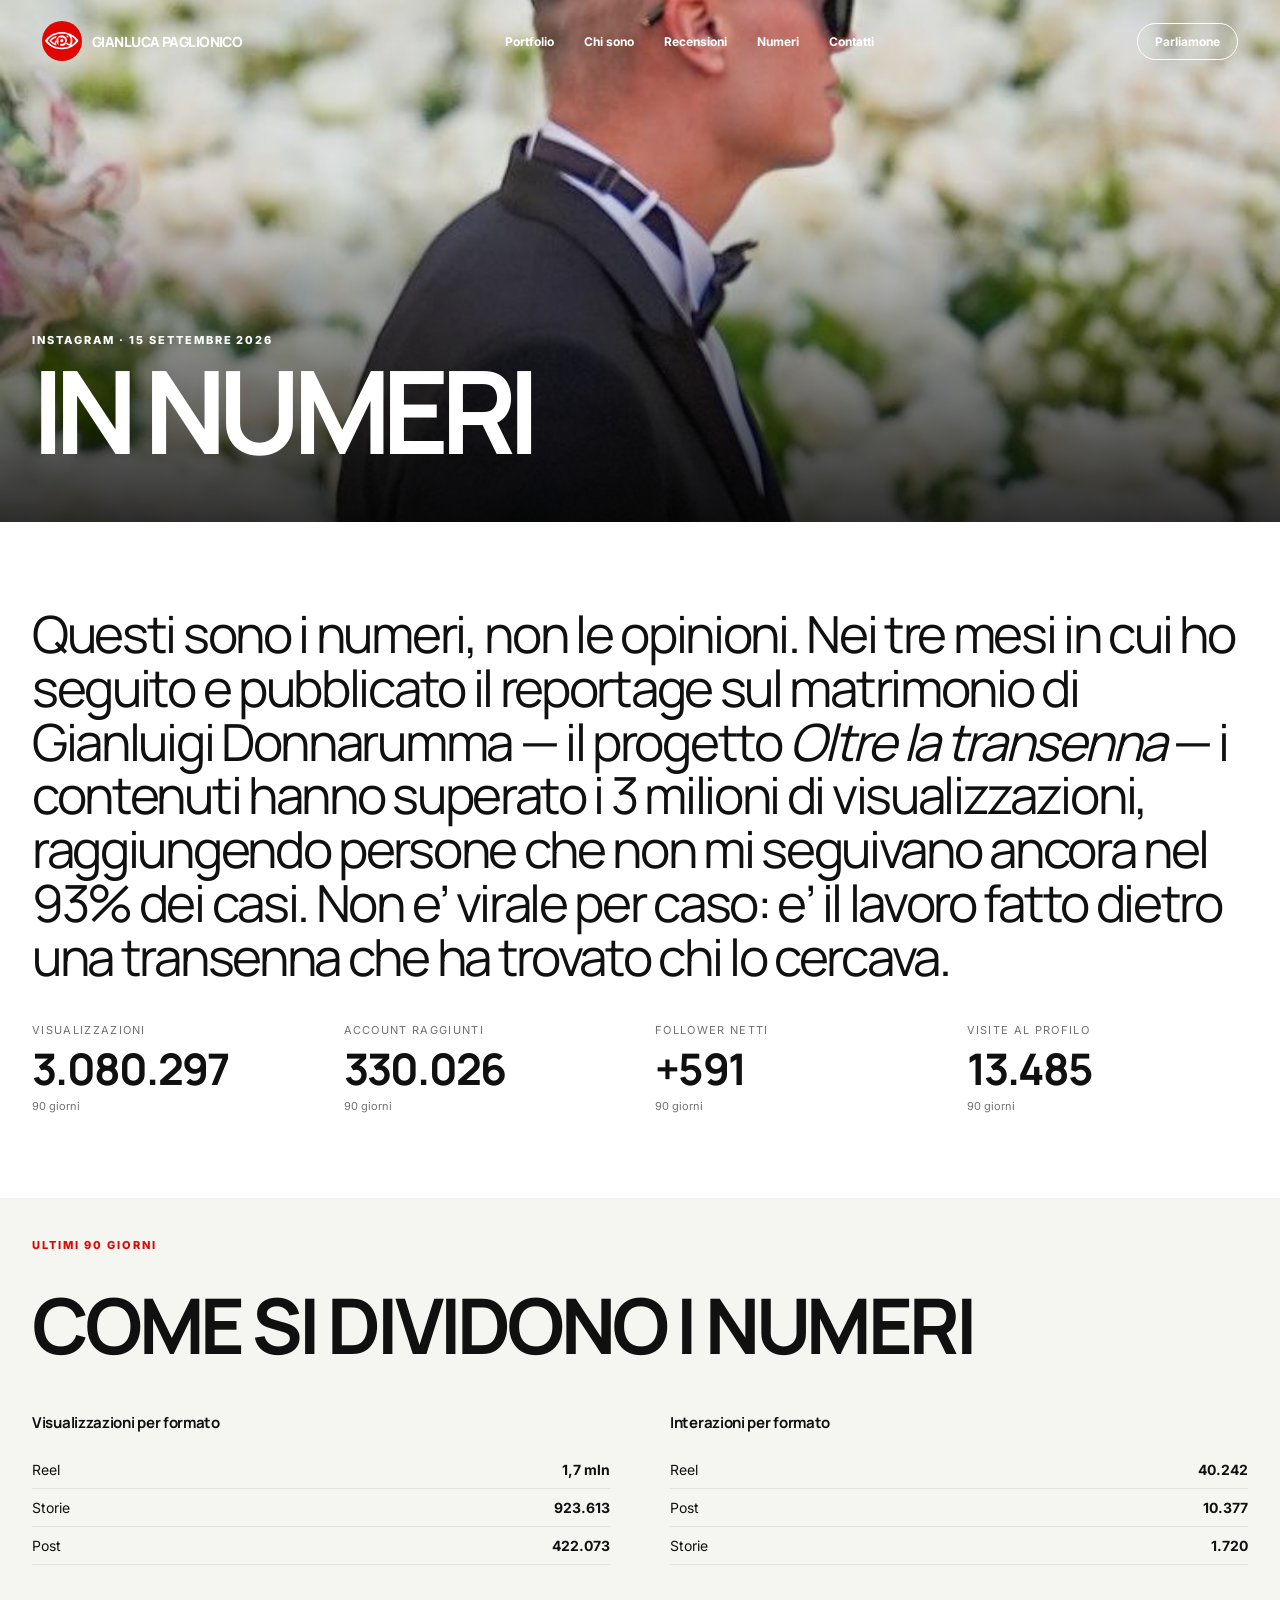
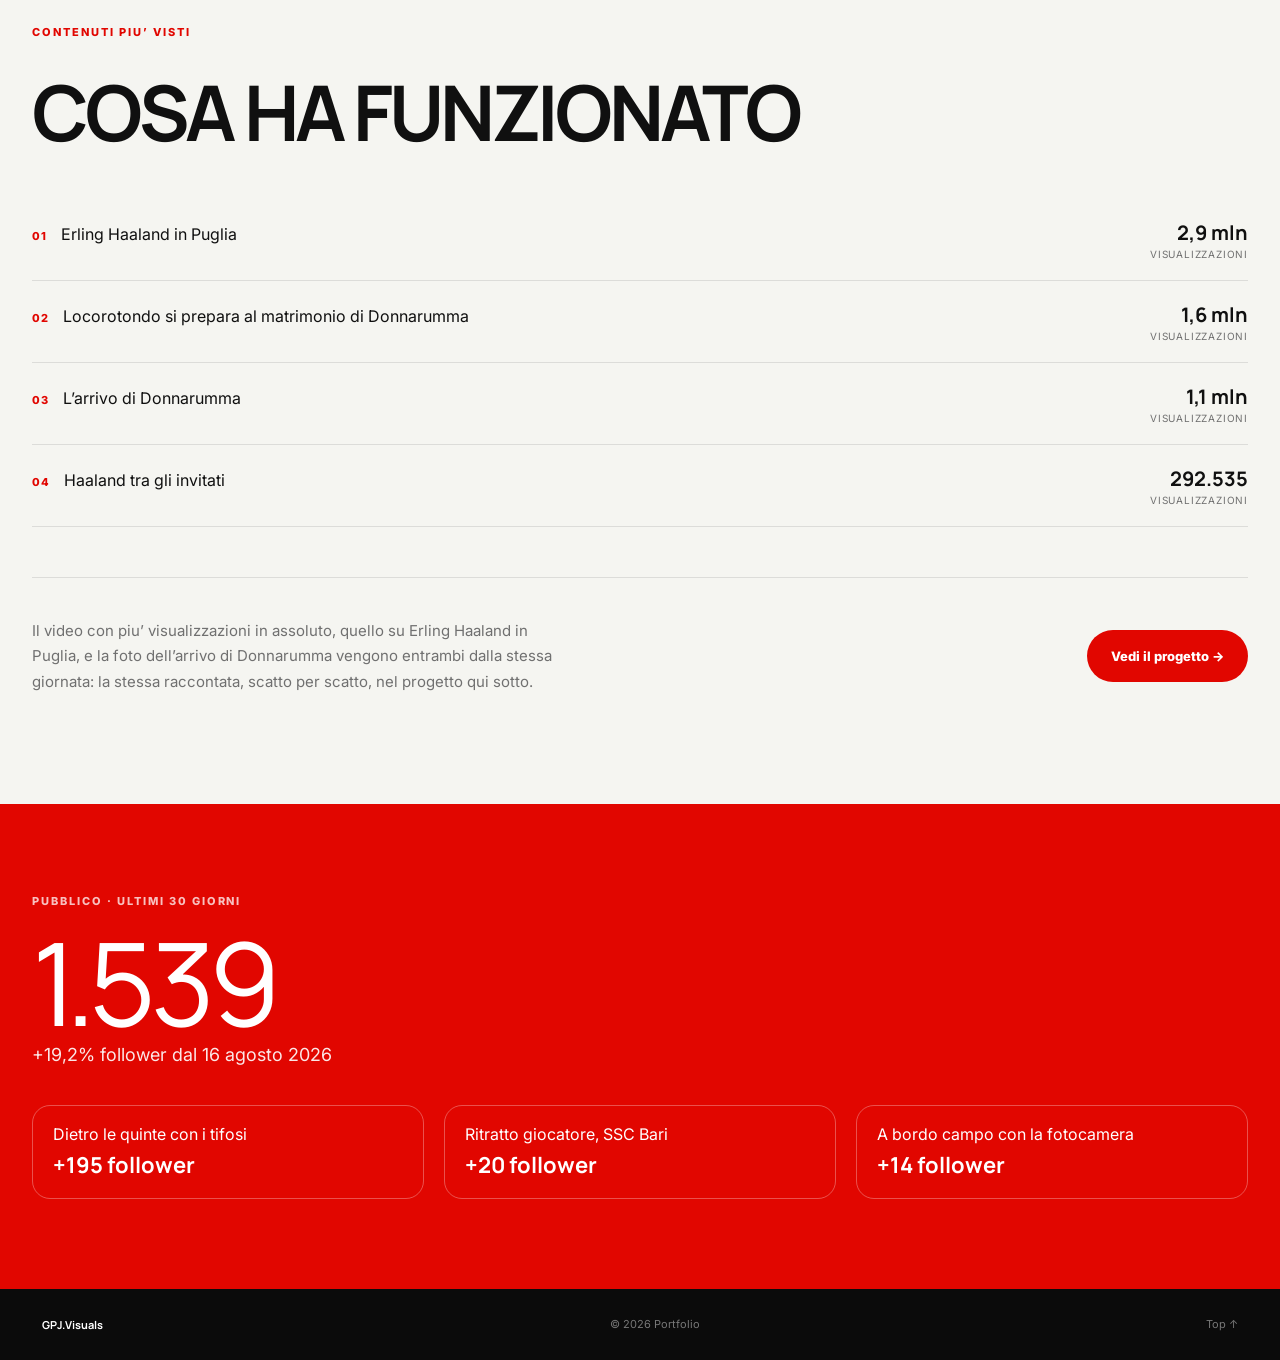
<file: numeri.html>
<!doctype html>
<html lang="it">

<head>
  <meta charset="utf-8">

  <meta
    name="viewport"
    content="width=device-width, initial-scale=1, viewport-fit=cover">

  <meta name="theme-color" content="#e10600">

  <meta
    name="description"
    content="I numeri di Instagram di Gianluca Paglionico: risultati reali del reportage sul matrimonio Donnarumma-Elefante.">

<!-- OPEN GRAPH / SOCIAL -->
<meta property="og:type" content="article">
<meta property="og:site_name" content="GPJ.Visuals">
<meta property="og:title" content="In numeri — GPJ.Visuals">
<meta property="og:description" content="I numeri di Instagram di Gianluca Paglionico: risultati reali del reportage sul matrimonio Donnarumma-Elefante.">
<meta property="og:image" content="https://gianluphotographer-22.github.io/portfolio-gpj/images/matrimonio-donnarumma/matrimonio-donnarumma-4.jpg">
<meta property="og:image:width" content="1200">
<meta property="og:url" content="https://gianluphotographer-22.github.io/portfolio-gpj/numeri.html">
<meta property="og:locale" content="it_IT">
<meta name="twitter:card" content="summary_large_image">
<meta name="twitter:title" content="In numeri — GPJ.Visuals">
<meta name="twitter:description" content="I numeri di Instagram di Gianluca Paglionico: risultati reali del reportage sul matrimonio Donnarumma-Elefante.">
<meta name="twitter:image" content="https://gianluphotographer-22.github.io/portfolio-gpj/images/matrimonio-donnarumma/matrimonio-donnarumma-4.jpg">


  <title>In numeri — GPJ</title>

  <link rel="icon" type="image/png" href="images/favicon.png">
  <link rel="apple-touch-icon" href="images/favicon.png">

  <link rel="preconnect" href="https://fonts.googleapis.com">
  <link rel="preconnect" href="https://fonts.gstatic.com" crossorigin>
  <link
    href="https://fonts.googleapis.com/css2?family=Inter:wght@300;400;500;600;700&family=Manrope:wght@500;600;700;800&display=swap"
    rel="stylesheet">

  <link rel="stylesheet" href="assets/css/style.css">

  <style>

    .numbers-page .page-hero { min-height: clamp(360px, 58svh, 680px); }

    .numbers-page .stat-grid {
      display: grid;
      grid-template-columns: repeat(4, minmax(0, 1fr));
      gap: 30px;
      margin-top: 40px;
    }

    .numbers-page .stat small {
      display: block;
      color: var(--muted);
      font-size: 11px;
      letter-spacing: .12em;
      text-transform: uppercase;
      margin-bottom: 10px;
    }

    .numbers-page .stat strong {
      display: block;
      font-family: Manrope, sans-serif;
      font-size: clamp(30px, 3.4vw, 46px);
      letter-spacing: -.04em;
      line-height: 1;
    }

    .numbers-page .stat span {
      display: block;
      margin-top: 8px;
      color: var(--muted);
      font-size: 11px;
    }

    .numbers-page .split-grid {
      display: grid;
      grid-template-columns: 1fr 1fr;
      gap: 60px;
      margin-top: 10px;
    }

    .numbers-page .split-grid h3 {
      font-family: Manrope, sans-serif;
      font-size: 15px;
      letter-spacing: -.02em;
      margin: 0 0 18px;
    }

    .numbers-page .bar-row {
      display: flex;
      align-items: center;
      justify-content: space-between;
      gap: 14px;
      padding: 10px 0;
      border-bottom: 1px solid rgba(0, 0, 0, .08);
      font-size: 14px;
    }

    .numbers-page .bar-row strong { font-weight: 700; }

    .numbers-page .top-list {
      margin-top: 34px;
      display: flex;
      flex-direction: column;
      gap: 0;
    }

    .numbers-page .top-item {
      display: flex;
      align-items: baseline;
      justify-content: space-between;
      gap: 20px;
      padding: 20px 0;
      border-bottom: 1px solid rgba(0, 0, 0, .1);
    }

    .numbers-page .top-item .n {
      font-family: Inter, sans-serif;
      font-size: 11px;
      font-weight: 800;
      letter-spacing: .1em;
      color: var(--red, #e10600);
      margin-right: 14px;
    }

    .numbers-page .top-item .titolo {
      font-size: 16px;
      line-height: 1.4;
    }

    .numbers-page .top-item .valore {
      flex: 0 0 auto;
      text-align: right;
      font-family: Manrope, sans-serif;
      font-size: 20px;
      font-weight: 700;
      white-space: nowrap;
    }

    .numbers-page .top-item .valore small {
      display: block;
      font-family: Inter, sans-serif;
      font-weight: 400;
      font-size: 10px;
      letter-spacing: .08em;
      text-transform: uppercase;
      color: var(--muted);
      margin-top: 2px;
    }

    .numbers-page .followers-band {
      background: var(--red);
      color: #fff;
      padding: 90px 0;
    }

    .numbers-page .followers-band .eyebrow.red { color: rgba(255,255,255,.75); }

    .numbers-page .followers-big {
      font-family: Manrope, sans-serif;
      font-size: clamp(56px, 9vw, 120px);
      letter-spacing: -.05em;
      line-height: .95;
      margin: 10px 0 6px;
    }

    .numbers-page .followers-band .growth {
      font-size: 18px;
      opacity: .9;
    }

    .numbers-page .followers-list {
      margin-top: 40px;
      display: grid;
      grid-template-columns: repeat(3, minmax(0, 1fr));
      gap: 20px;
    }

    .numbers-page .followers-list .fitem {
      border: 1px solid rgba(255,255,255,.3);
      border-radius: var(--radius, 18px);
      padding: 18px 20px;
    }

    .numbers-page .followers-list .fitem strong {
      display: block;
      font-family: Manrope, sans-serif;
      font-size: 22px;
      margin-top: 6px;
    }

    .numbers-page .cta-row {
      display: flex;
      align-items: center;
      justify-content: space-between;
      gap: 20px;
      flex-wrap: wrap;
      margin-top: 50px;
      padding-top: 40px;
      border-top: 1px solid rgba(0,0,0,.1);
    }

    .numbers-page .cta-row p {
      max-width: 60ch;
      color: var(--muted);
      font-size: 15px;
      line-height: 1.7;
      margin: 0;
    }

    @media (max-width: 900px) {
      .numbers-page .stat-grid { grid-template-columns: repeat(2, 1fr); }
      .numbers-page .split-grid { grid-template-columns: 1fr; gap: 34px; }
      .numbers-page .followers-list { grid-template-columns: 1fr; }
    }

  </style>
</head>

<body class="project-page numbers-page">

  <!-- HEADER -->
  <header class="site-header">

    <a class="brand" href="index.html">
      <span class="brand-mark">
        <img decoding="async" src="images/gpj-mark.png" alt="" width="64" height="64">
      </span>
      <span class="brand-name">GIANLUCA PAGLIONICO</span>
    </a>

    <nav class="nav" aria-label="Navigazione principale">
      <a href="index.html#work">Portfolio</a>
      <a href="index.html#about">Chi sono</a>
      <a href="index.html#reviews">Recensioni</a>
      <a href="numeri.html">Numeri</a>
      <a href="index.html#contact">Contatti</a>
    </nav>

    <a class="header-contact" href="index.html#contact">
      Parliamone
    </a>

    <button class="menu-btn" type="button" aria-label="Apri menu" aria-expanded="false">☰</button>

  </header>


  <main>

    <!-- HERO -->
    <section class="page-hero">

      <img loading="lazy" decoding="async"
        src="images/matrimonio-donnarumma/matrimonio-donnarumma-4.jpg"
        alt="Erling Haaland in Puglia"
        fetchpriority="high">

      <div class="container page-hero-content reveal">
        <div class="eyebrow project-category">
          INSTAGRAM &middot; 15 SETTEMBRE 2026
        </div>

        <h1>IN NUMERI</h1>
      </div>

    </section>


    <!-- INTRO + GRANDI NUMERI -->
    <section class="project-info">

      <div class="container">

        <p class="project-intro reveal" style="max-width:70ch">
          Questi sono i numeri, non le opinioni. Nei tre mesi in cui ho seguito e pubblicato il reportage sul matrimonio di Gianluigi Donnarumma &mdash; il progetto <em>Oltre la transenna</em> &mdash; i contenuti hanno superato i 3 milioni di visualizzazioni, raggiungendo persone che non mi seguivano ancora nel 93% dei casi. Non e&rsquo; virale per caso: e&rsquo; il lavoro fatto dietro una transenna che ha trovato chi lo cercava.
        </p>

        <div class="stat-grid">

          <div class="stat reveal">
            <small>Visualizzazioni</small>
            <strong>3.080.297</strong>
            <span>90 giorni</span>
          </div>

          <div class="stat reveal">
            <small>Account raggiunti</small>
            <strong>330.026</strong>
            <span>90 giorni</span>
          </div>

          <div class="stat reveal">
            <small>Follower netti</small>
            <strong>+591</strong>
            <span>90 giorni</span>
          </div>

          <div class="stat reveal">
            <small>Visite al profilo</small>
            <strong>13.485</strong>
            <span>90 giorni</span>
          </div>

        </div>

      </div>

    </section>


    <!-- RIPARTIZIONE -->
    <section class="gallery-section">

      <div class="container">

        <div class="eyebrow red reveal">
          Ultimi 90 giorni
        </div>

        <h2 class="gallery-title reveal">
          COME SI DIVIDONO I NUMERI
        </h2>

        <div class="split-grid">

          <div class="reveal">
            <h3>Visualizzazioni per formato</h3>
          <div class="bar-row"><span>Reel</span><strong>1,7 mln</strong></div>
          <div class="bar-row"><span>Storie</span><strong>923.613</strong></div>
          <div class="bar-row"><span>Post</span><strong>422.073</strong></div>
          </div>

          <div class="reveal">
            <h3>Interazioni per formato</h3>
          <div class="bar-row"><span>Reel</span><strong>40.242</strong></div>
          <div class="bar-row"><span>Post</span><strong>10.377</strong></div>
          <div class="bar-row"><span>Storie</span><strong>1.720</strong></div>
          </div>

        </div>

        <div class="eyebrow red reveal" style="margin-top:60px">
          Contenuti piu&rsquo; visti
        </div>

        <h2 class="gallery-title reveal">
          COSA HA FUNZIONATO
        </h2>

        <div class="top-list">

          <div class="top-item reveal">
            <div class="titolo"><span class="n">01</span>Erling Haaland in Puglia</div>
            <div class="valore">2,9 mln<small>visualizzazioni</small></div>
          </div>

          <div class="top-item reveal">
            <div class="titolo"><span class="n">02</span>Locorotondo si prepara al matrimonio di Donnarumma</div>
            <div class="valore">1,6 mln<small>visualizzazioni</small></div>
          </div>

          <div class="top-item reveal">
            <div class="titolo"><span class="n">03</span>L&rsquo;arrivo di Donnarumma</div>
            <div class="valore">1,1 mln<small>visualizzazioni</small></div>
          </div>

          <div class="top-item reveal">
            <div class="titolo"><span class="n">04</span>Haaland tra gli invitati</div>
            <div class="valore">292.535<small>visualizzazioni</small></div>
          </div>

        </div>

        <div class="cta-row reveal">
          <p>Il video con piu&rsquo; visualizzazioni in assoluto, quello su Erling Haaland in Puglia, e la foto dell&rsquo;arrivo di Donnarumma vengono entrambi dalla stessa giornata: la stessa raccontata, scatto per scatto, nel progetto qui sotto.</p>
          <a class="btn btn-red" href="projects/matrimonio-donnarumma.html">
            Vedi il progetto &rarr;
          </a>
        </div>

      </div>

    </section>


    <!-- FOLLOWER -->
    <section class="followers-band">

      <div class="container">

        <div class="eyebrow red reveal">
          Pubblico &middot; ultimi 30 giorni
        </div>

        <div class="followers-big reveal">1.539</div>
        <div class="growth reveal">+19,2% follower dal 16 agosto 2026</div>

        <div class="followers-list">

          <div class="fitem">
            Dietro le quinte con i tifosi
            <strong>+195 follower</strong>
          </div>

          <div class="fitem">
            Ritratto giocatore, SSC Bari
            <strong>+20 follower</strong>
          </div>

          <div class="fitem">
            A bordo campo con la fotocamera
            <strong>+14 follower</strong>
          </div>

        </div>

      </div>

    </section>

  </main>


  <!-- FOOTER -->
  <footer>

    <strong>GPJ.Visuals</strong>

    <span>© 2026 Portfolio</span>

    <a href="#top">Top ↑</a>

  </footer>


  <!-- SCRIPT PRINCIPALE -->
  <script src="assets/js/main.js"></script>
  <script data-goatcounter="https://TUOCODICE.goatcounter.com/count" async src="//gc.zgo.at/count.js"></script>

</body>

</html>
</file>
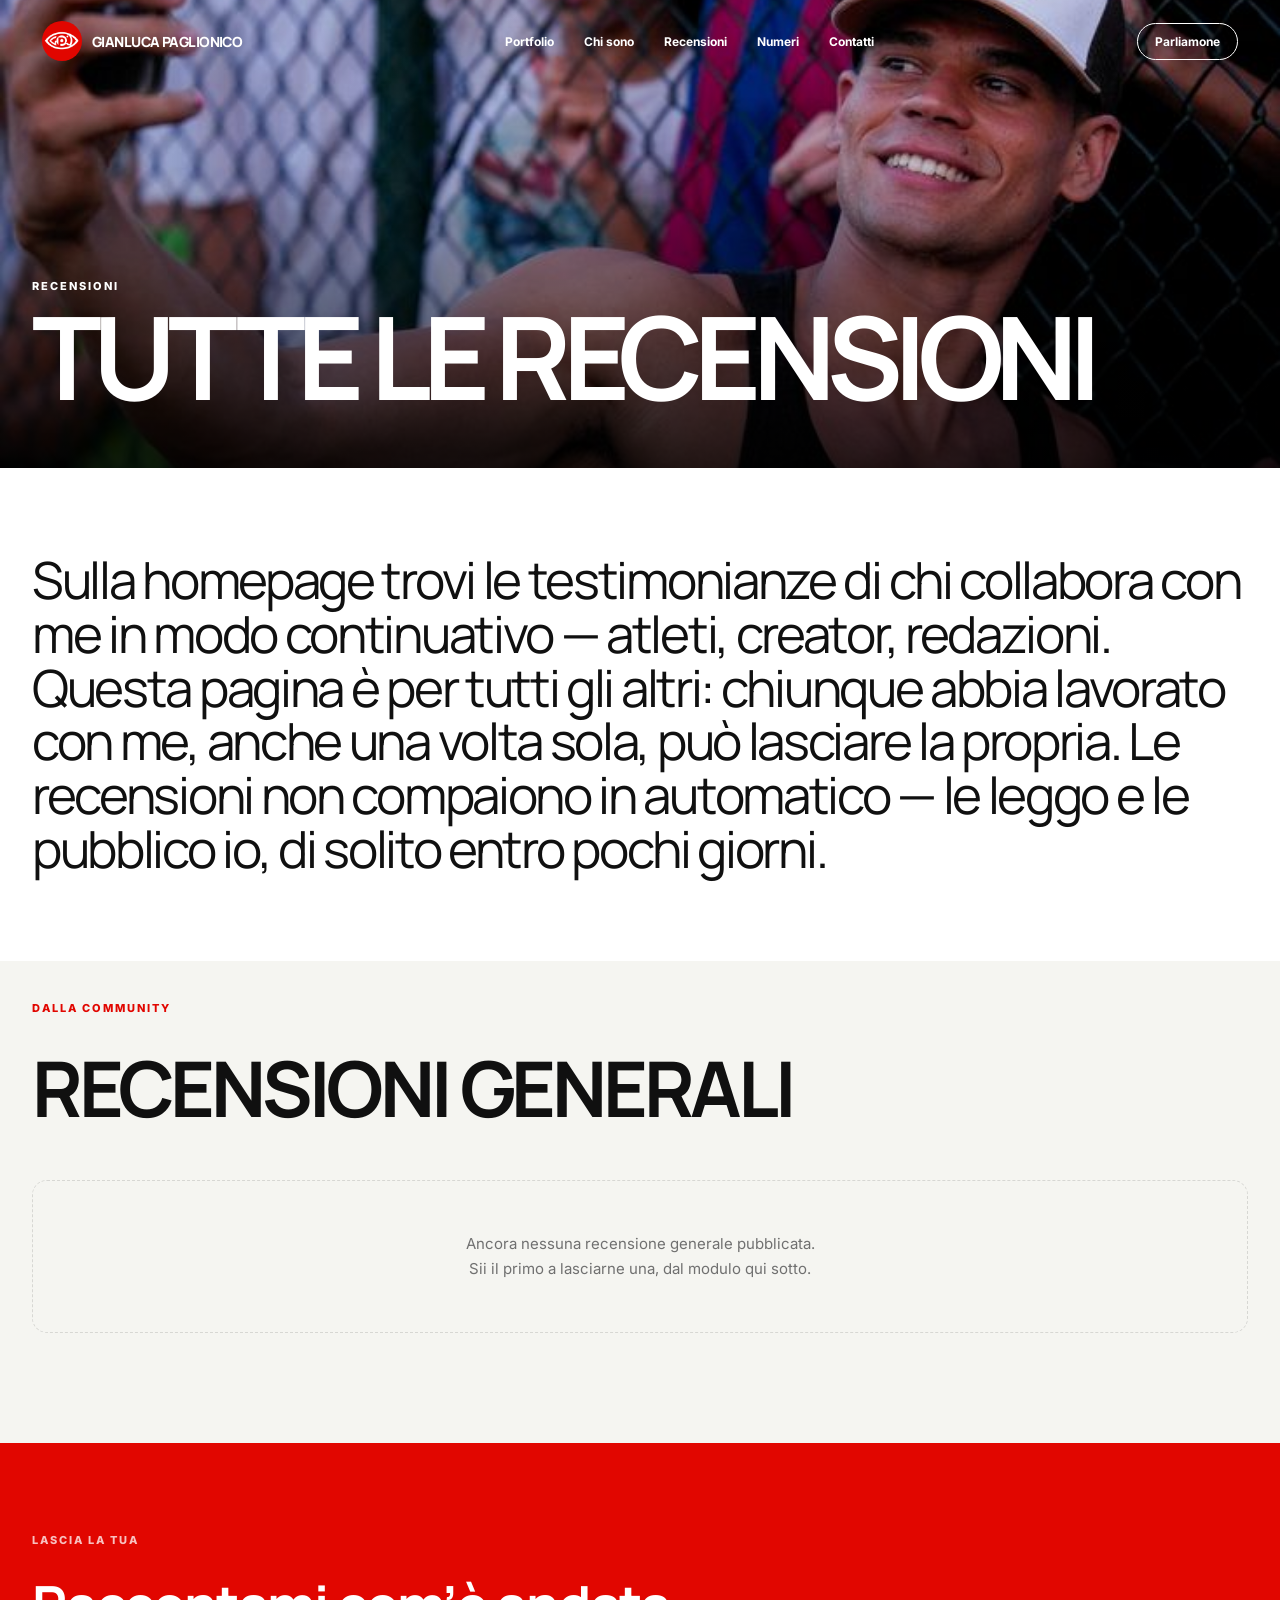
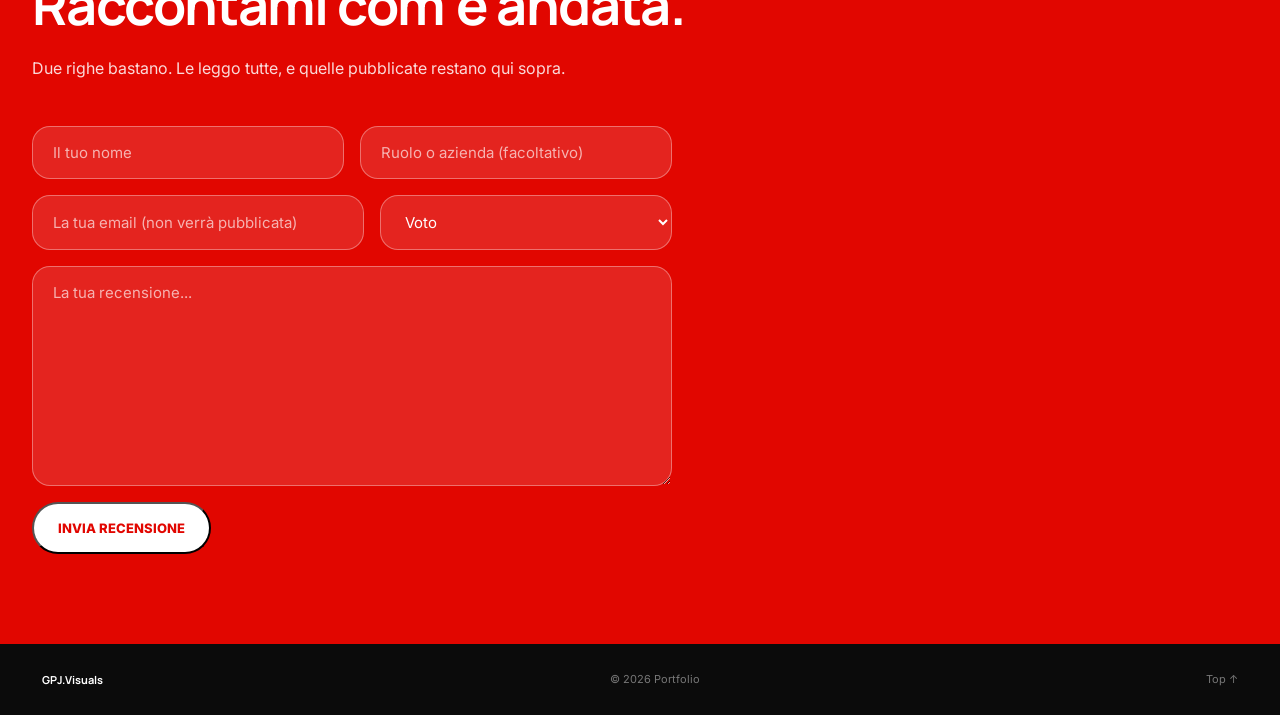
<file: recensioni.html>
<!doctype html>
<html lang="it">

<head>
  <meta charset="utf-8">

  <meta
    name="viewport"
    content="width=device-width, initial-scale=1, viewport-fit=cover">

  <meta name="theme-color" content="#e10600">

  <meta
    name="description"
    content="Tutte le recensioni per Gianluca Paglionico (GPJ.Visuals): quelle di chi ha lavorato con lui, e uno spazio per lasciarne una nuova.">

<!-- OPEN GRAPH / SOCIAL -->
<meta property="og:type" content="website">
<meta property="og:site_name" content="GPJ.Visuals">
<meta property="og:title" content="Recensioni — GPJ.Visuals">
<meta property="og:description" content="Tutte le recensioni per Gianluca Paglionico (GPJ.Visuals): quelle di chi ha lavorato con lui, e uno spazio per lasciarne una nuova.">
<meta property="og:image" content="https://gianluphotographer-22.github.io/portfolio-gpj/images/7-sins/7-sins-2.jpg">
<meta property="og:image:width" content="1200">
<meta property="og:url" content="https://gianluphotographer-22.github.io/portfolio-gpj/recensioni.html">
<meta property="og:locale" content="it_IT">
<meta name="twitter:card" content="summary_large_image">
<meta name="twitter:title" content="Recensioni — GPJ.Visuals">
<meta name="twitter:description" content="Tutte le recensioni per Gianluca Paglionico (GPJ.Visuals): quelle di chi ha lavorato con lui, e uno spazio per lasciarne una nuova.">
<meta name="twitter:image" content="https://gianluphotographer-22.github.io/portfolio-gpj/images/7-sins/7-sins-2.jpg">

  <title>Recensioni — GPJ</title>

  <link rel="icon" type="image/png" href="images/favicon.png">
  <link rel="apple-touch-icon" href="images/favicon.png">

  <link rel="preconnect" href="https://fonts.googleapis.com">
  <link rel="preconnect" href="https://fonts.gstatic.com" crossorigin>
  <link
    href="https://fonts.googleapis.com/css2?family=Inter:wght@300;400;500;600;700&family=Manrope:wght@500;600;700;800&display=swap"
    rel="stylesheet">

  <link rel="stylesheet" href="assets/css/style.css">

  <style>

    .reviews-page .page-hero { min-height: clamp(340px, 52svh, 620px); }

    .reviews-page .reviews-grid {
      display: grid;
      grid-template-columns: repeat(3, minmax(0, 1fr));
      gap: 14px;
      margin-top: 40px;
    }

    .reviews-page .review-card {
      min-width: 0;
      display: flex;
      flex-direction: column;
      padding: 20px;
      background: #fff;
      border: 1px solid var(--line);
      border-radius: 15px;
      transition: transform .25s ease, border-color .25s ease, box-shadow .25s ease;
    }
    .reviews-page .review-card:hover {
      transform: translateY(-3px);
      border-color: rgba(225,6,0,.28);
      box-shadow: 0 14px 40px rgba(0,0,0,.06);
    }

    .reviews-page .review-header { display: flex; align-items: center; gap: 12px; }

    .reviews-page .review-avatar-lettera {
      width: 46px; height: 46px; flex: 0 0 46px;
      border-radius: 50%;
      background: var(--red); color: #fff;
      display: flex; align-items: center; justify-content: center;
      font-family: Manrope, sans-serif; font-weight: 700; font-size: 17px;
    }

    .reviews-page .review-user{min-width:0}
    .reviews-page .review-user h3{font-family:Manrope,sans-serif;font-size:15px;line-height:1.1;letter-spacing:-.025em}
    .reviews-page .review-user p{margin-top:4px;color:var(--muted);font-size:10px;line-height:1.4}

    .reviews-page .review-rating{margin-top:20px;color:var(--red);font-size:13px;letter-spacing:2px}

    .reviews-page .review-card blockquote{
      flex:1;margin-top:15px;font-family:Manrope,sans-serif;font-size:16px;
      font-weight:600;line-height:1.45;letter-spacing:-.025em
    }

    .reviews-page .review-footer{
      display:flex;align-items:center;justify-content:space-between;gap:15px;
      margin-top:26px;padding-top:12px;border-top:1px solid var(--line);
      color:var(--muted);font-size:8px;font-weight:800;letter-spacing:.09em;
      text-transform:uppercase
    }

    .reviews-page .reviews-empty{
      grid-column:1/-1;text-align:center;padding:50px 20px;
      border:1px dashed var(--line);border-radius:15px;color:var(--muted);
      font-size:15px;line-height:1.7
    }

    .reviews-page .form-band{background:var(--red);color:#fff;padding:90px 0}
    .reviews-page .form-band .eyebrow.red{color:rgba(255,255,255,.75)}
    .reviews-page .form-band h2{font-family:Manrope,sans-serif;font-size:clamp(34px,4.6vw,54px);letter-spacing:-.03em;margin:6px 0 14px}
    .reviews-page .form-band p.lead{max-width:56ch;color:rgba(255,255,255,.85);line-height:1.7;margin:0 0 10px}

    .reviews-page .contact-form select{
      flex:1 1 180px;min-width:0;background:rgba(255,255,255,.12);border:1px solid rgba(255,255,255,.35);
      border-radius:var(--radius);padding:16px 20px;color:#fff;font:inherit;font-size:15px
    }
    .reviews-page .contact-form select option{color:#111}

    @media (max-width:900px){
      .reviews-page .reviews-grid{grid-template-columns:repeat(2,1fr)}
    }
    @media (max-width:640px){
      .reviews-page .reviews-grid{grid-template-columns:1fr}
    }

  </style>
</head>

<body class="project-page reviews-page">

  <!-- HEADER -->
  <header class="site-header">

    <a class="brand" href="index.html">
      <span class="brand-mark">
        <img decoding="async" src="images/gpj-mark.png" alt="" width="64" height="64">
      </span>
      <span class="brand-name">GIANLUCA PAGLIONICO</span>
    </a>

    <nav class="nav" aria-label="Navigazione principale">
      <a href="index.html#work">Portfolio</a>
      <a href="index.html#about">Chi sono</a>
      <a href="index.html#reviews">Recensioni</a>
      <a href="numeri.html">Numeri</a>
      <a href="index.html#contact">Contatti</a>
    </nav>

    <a class="header-contact" href="index.html#contact">Parliamone</a>

    <button class="menu-btn" type="button" aria-label="Apri menu" aria-expanded="false">☰</button>

  </header>


  <main>

    <!-- HERO -->
    <section class="page-hero">

      <img loading="lazy" decoding="async"
        src="images/7-sins/7-sins-2.jpg"
        alt="Recensioni"
        fetchpriority="high">

      <div class="container page-hero-content reveal">
        <div class="eyebrow project-category">RECENSIONI</div>
        <h1>TUTTE LE RECENSIONI</h1>
      </div>

    </section>


    <!-- INTRO -->
    <section class="project-info">

      <div class="container">

        <p class="project-intro reveal" style="max-width:70ch">
          Sulla homepage trovi le testimonianze di chi collabora con me in modo continuativo &mdash;
          atleti, creator, redazioni. Questa pagina &egrave; per tutti gli altri: chiunque abbia
          lavorato con me, anche una volta sola, pu&ograve; lasciare la propria. Le recensioni
          non compaiono in automatico &mdash; le leggo e le pubblico io, di solito entro pochi giorni.
        </p>

      </div>

    </section>


    <!-- GRIGLIA RECENSIONI GENERALI -->
    <section class="gallery-section">

      <div class="container">

        <div class="eyebrow red reveal">Dalla community</div>
        <h2 class="gallery-title reveal">RECENSIONI GENERALI</h2>

        <div class="reviews-grid">

<!-- INIZIO GRIGLIA GENERATA -->

          <div class="reviews-empty reveal">
            <p>Ancora nessuna recensione generale pubblicata.<br>Sii il primo a lasciarne una, dal modulo qui sotto.</p>
          </div>

        <!-- FINE GRIGLIA GENERATA -->

        </div>

      </div>

    </section>


    <!-- FORM -->
    <section class="form-band">

      <div class="container">

        <div class="eyebrow red reveal">Lascia la tua</div>
        <h2 class="reveal">Raccontami com&rsquo;&egrave; andata.</h2>
        <p class="lead reveal">
          Due righe bastano. Le leggo tutte, e quelle pubblicate restano qui sopra.
        </p>

        <form class="contact-form" id="review-form" novalidate>

          <!-- Stessa access key gia' usata nel form contatti di index.html -->
          <input type="hidden" name="access_key" value="INSERISCI_QUI_LA_TUA_ACCESS_KEY">
          <input type="hidden" name="subject" value="Nuova recensione dal sito">
          <input type="checkbox" name="botcheck" class="hp-field" tabindex="-1" autocomplete="off">

          <div class="contact-form-row">

            <label class="sr-only" for="rf-nome">Nome</label>
            <input id="rf-nome" name="name" type="text" placeholder="Il tuo nome" required>

            <label class="sr-only" for="rf-ruolo">Ruolo o azienda (facoltativo)</label>
            <input id="rf-ruolo" name="ruolo" type="text" placeholder="Ruolo o azienda (facoltativo)">

          </div>

          <div class="contact-form-row">

            <label class="sr-only" for="rf-email">Email</label>
            <input id="rf-email" name="email" type="email" placeholder="La tua email (non verr&agrave; pubblicata)" required>

            <label class="sr-only" for="rf-voto">Voto</label>
            <select id="rf-voto" name="voto" required>
              <option value="">Voto</option>
              <option value="5">★★★★★ — 5</option>
              <option value="4">★★★★☆ — 4</option>
              <option value="3">★★★☆☆ — 3</option>
              <option value="2">★★☆☆☆ — 2</option>
              <option value="1">★☆☆☆☆ — 1</option>
            </select>

          </div>

          <label class="sr-only" for="rf-testo">Recensione</label>
          <textarea id="rf-testo" name="message" rows="4" placeholder="La tua recensione..." required></textarea>

          <div class="contact-form-row contact-form-footer">
            <button class="btn btn-white" type="submit">INVIA RECENSIONE</button>
            <p class="contact-form-status" id="review-form-status" role="status" aria-live="polite"></p>
          </div>

        </form>

      </div>

    </section>

  </main>


  <!-- FOOTER -->
  <footer>
    <strong>GPJ.Visuals</strong>
    <span>© 2026 Portfolio</span>
    <a href="#top">Top ↑</a>
  </footer>


  <!-- SCRIPT PRINCIPALE -->
  <script src="assets/js/main.js"></script>
  <script data-goatcounter="https://TUOCODICE.goatcounter.com/count" async src="//gc.zgo.at/count.js"></script>

</body>

</html>
</file>
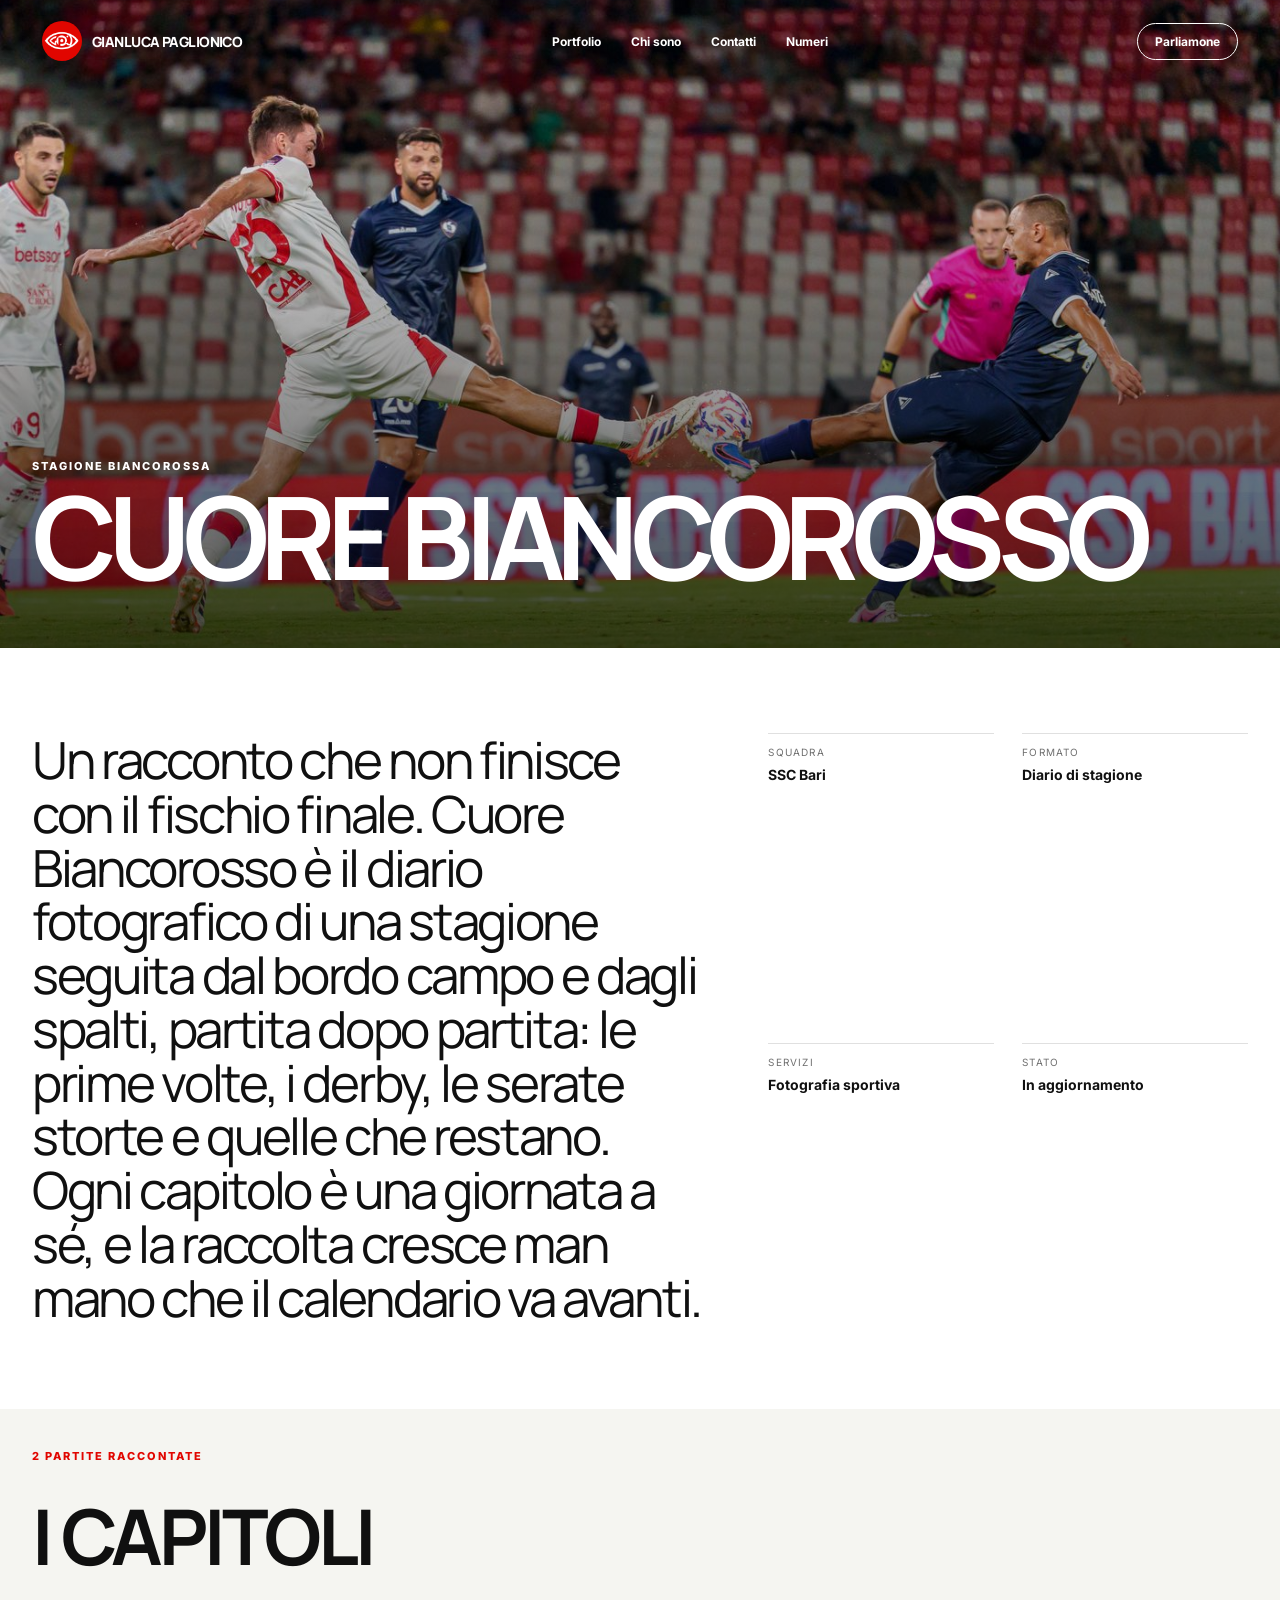
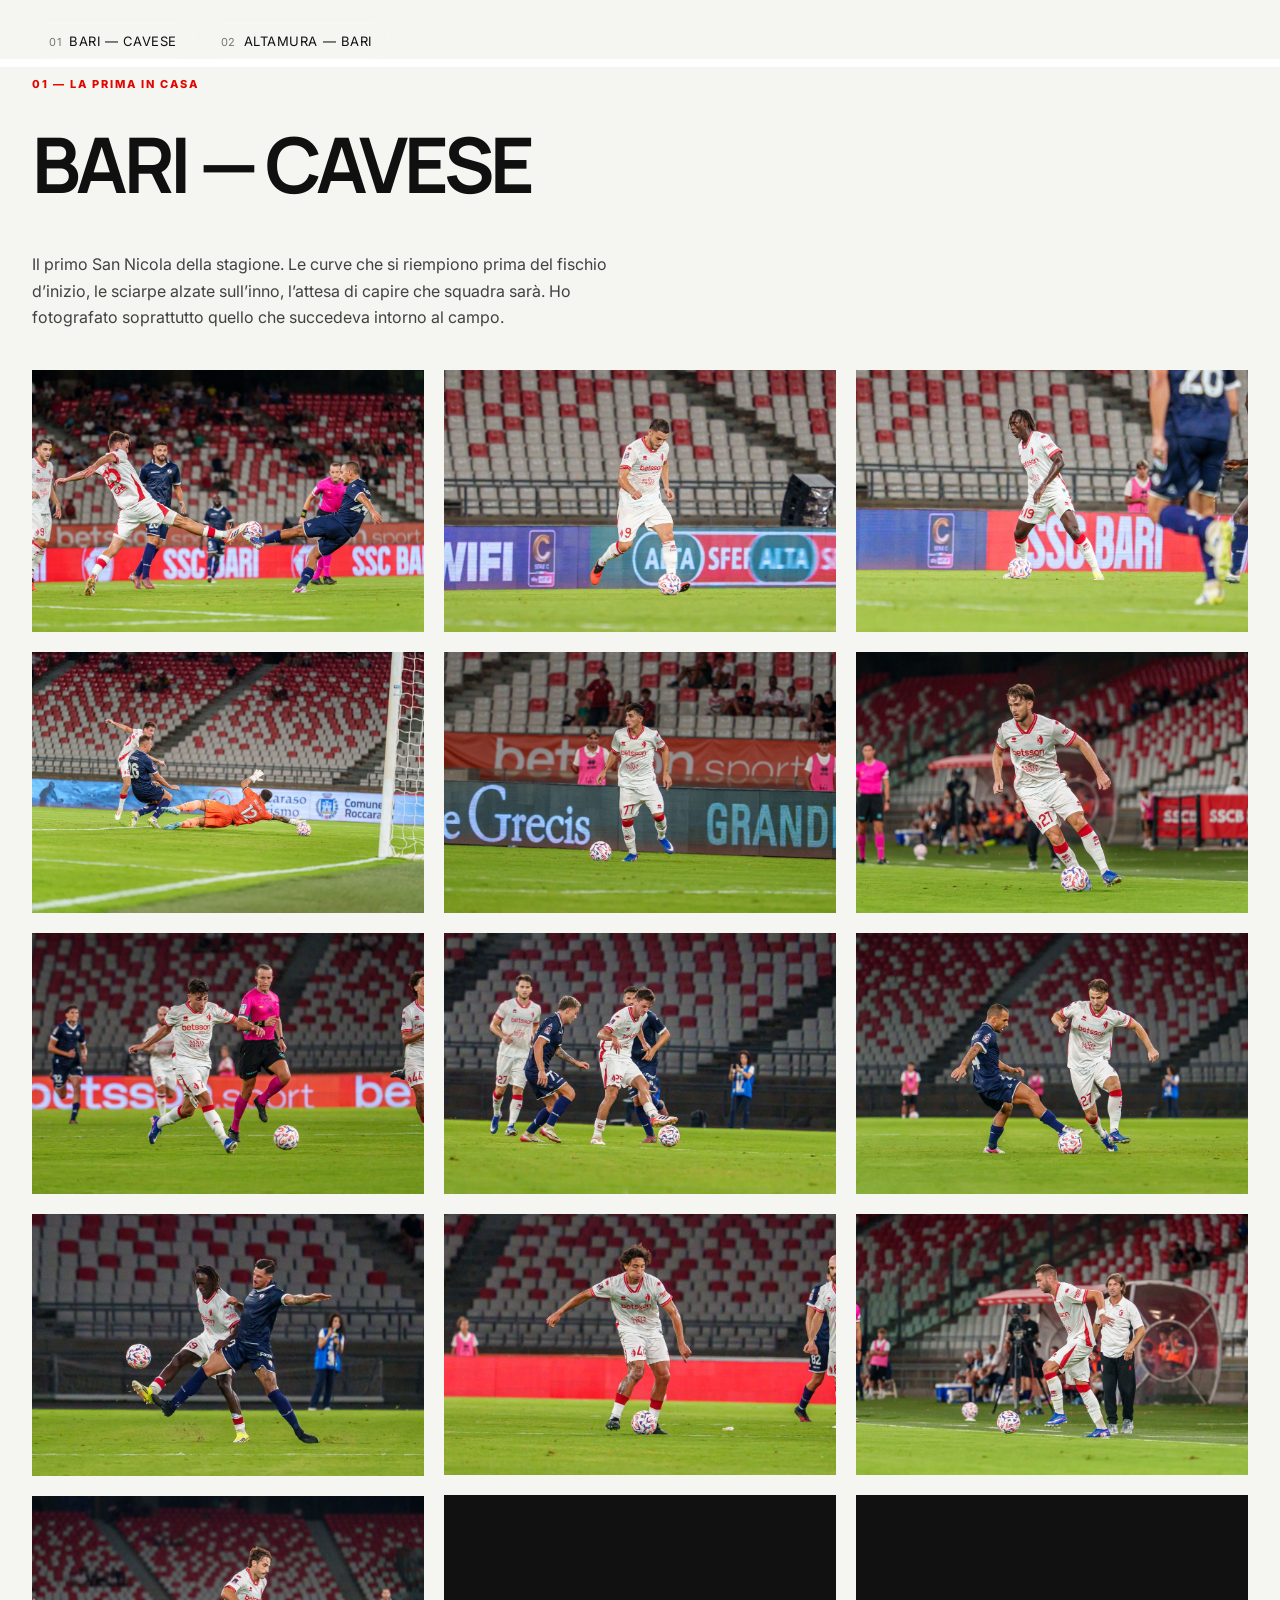
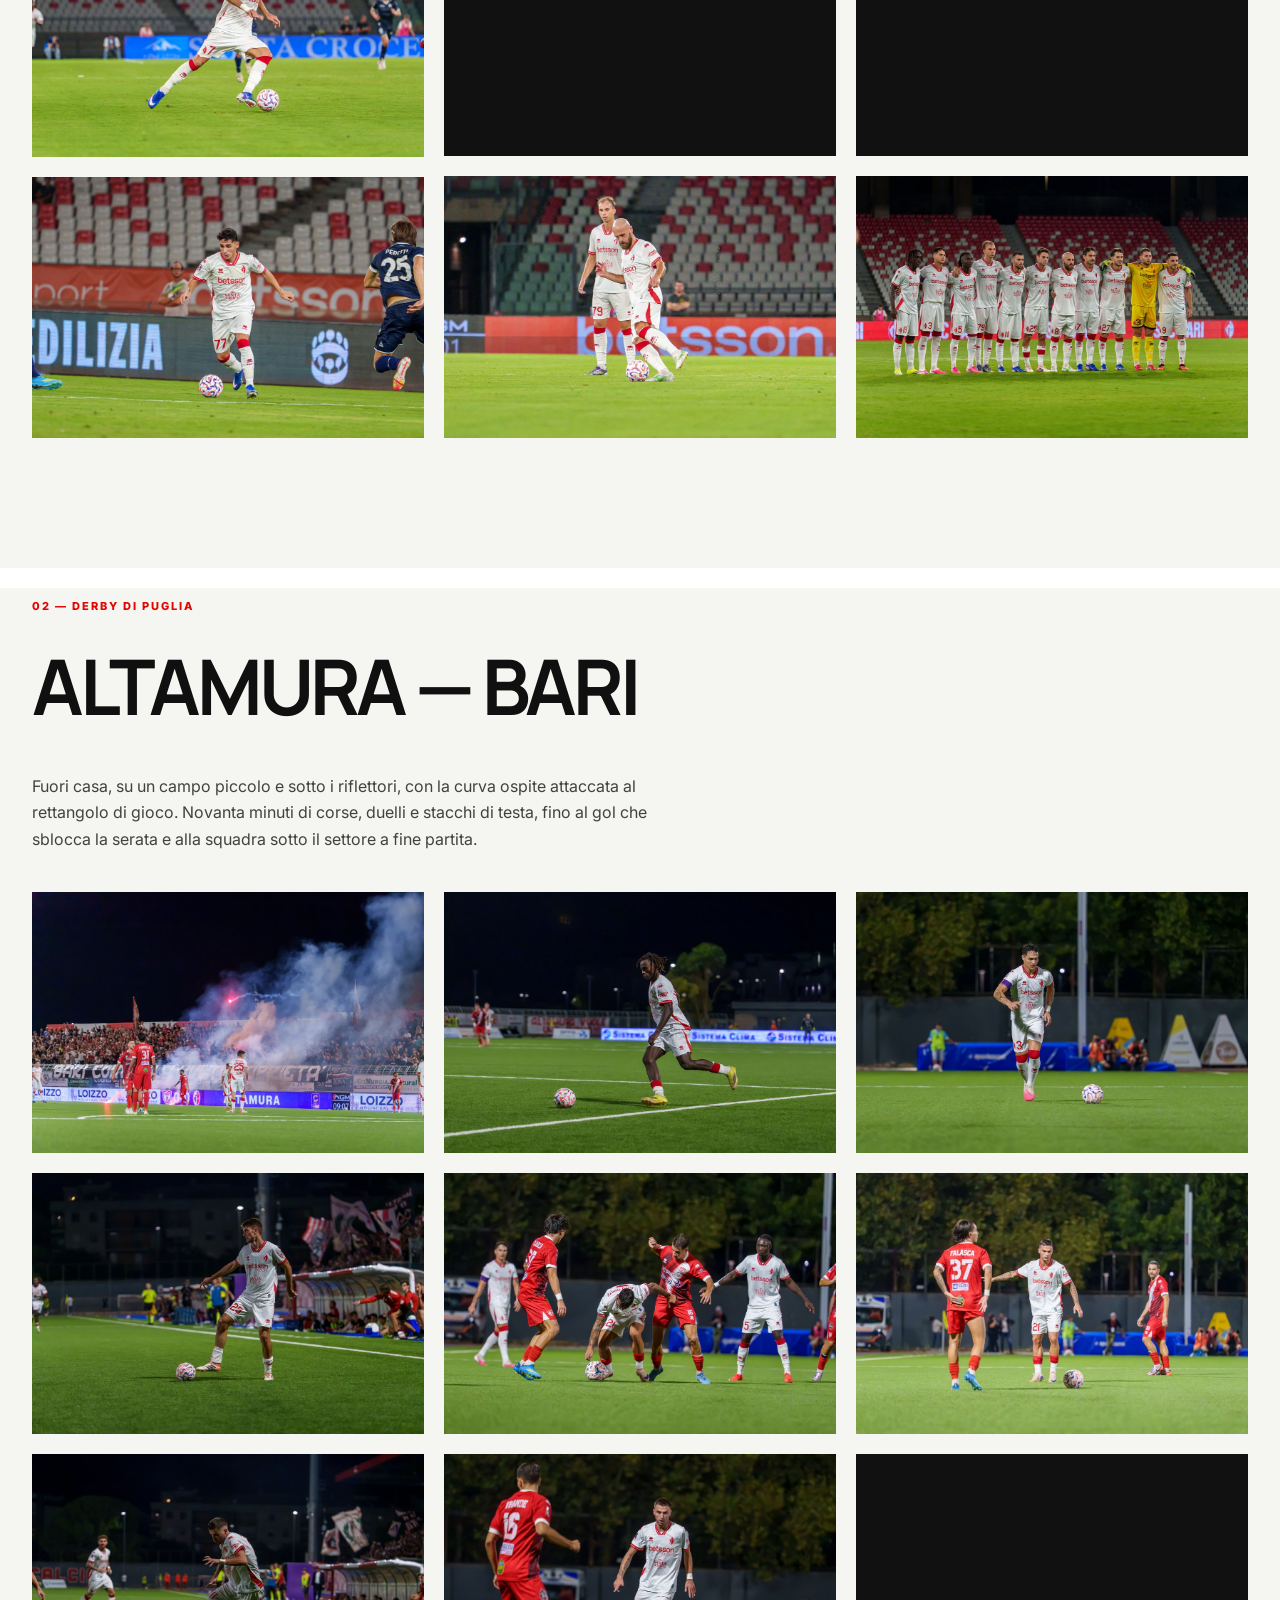
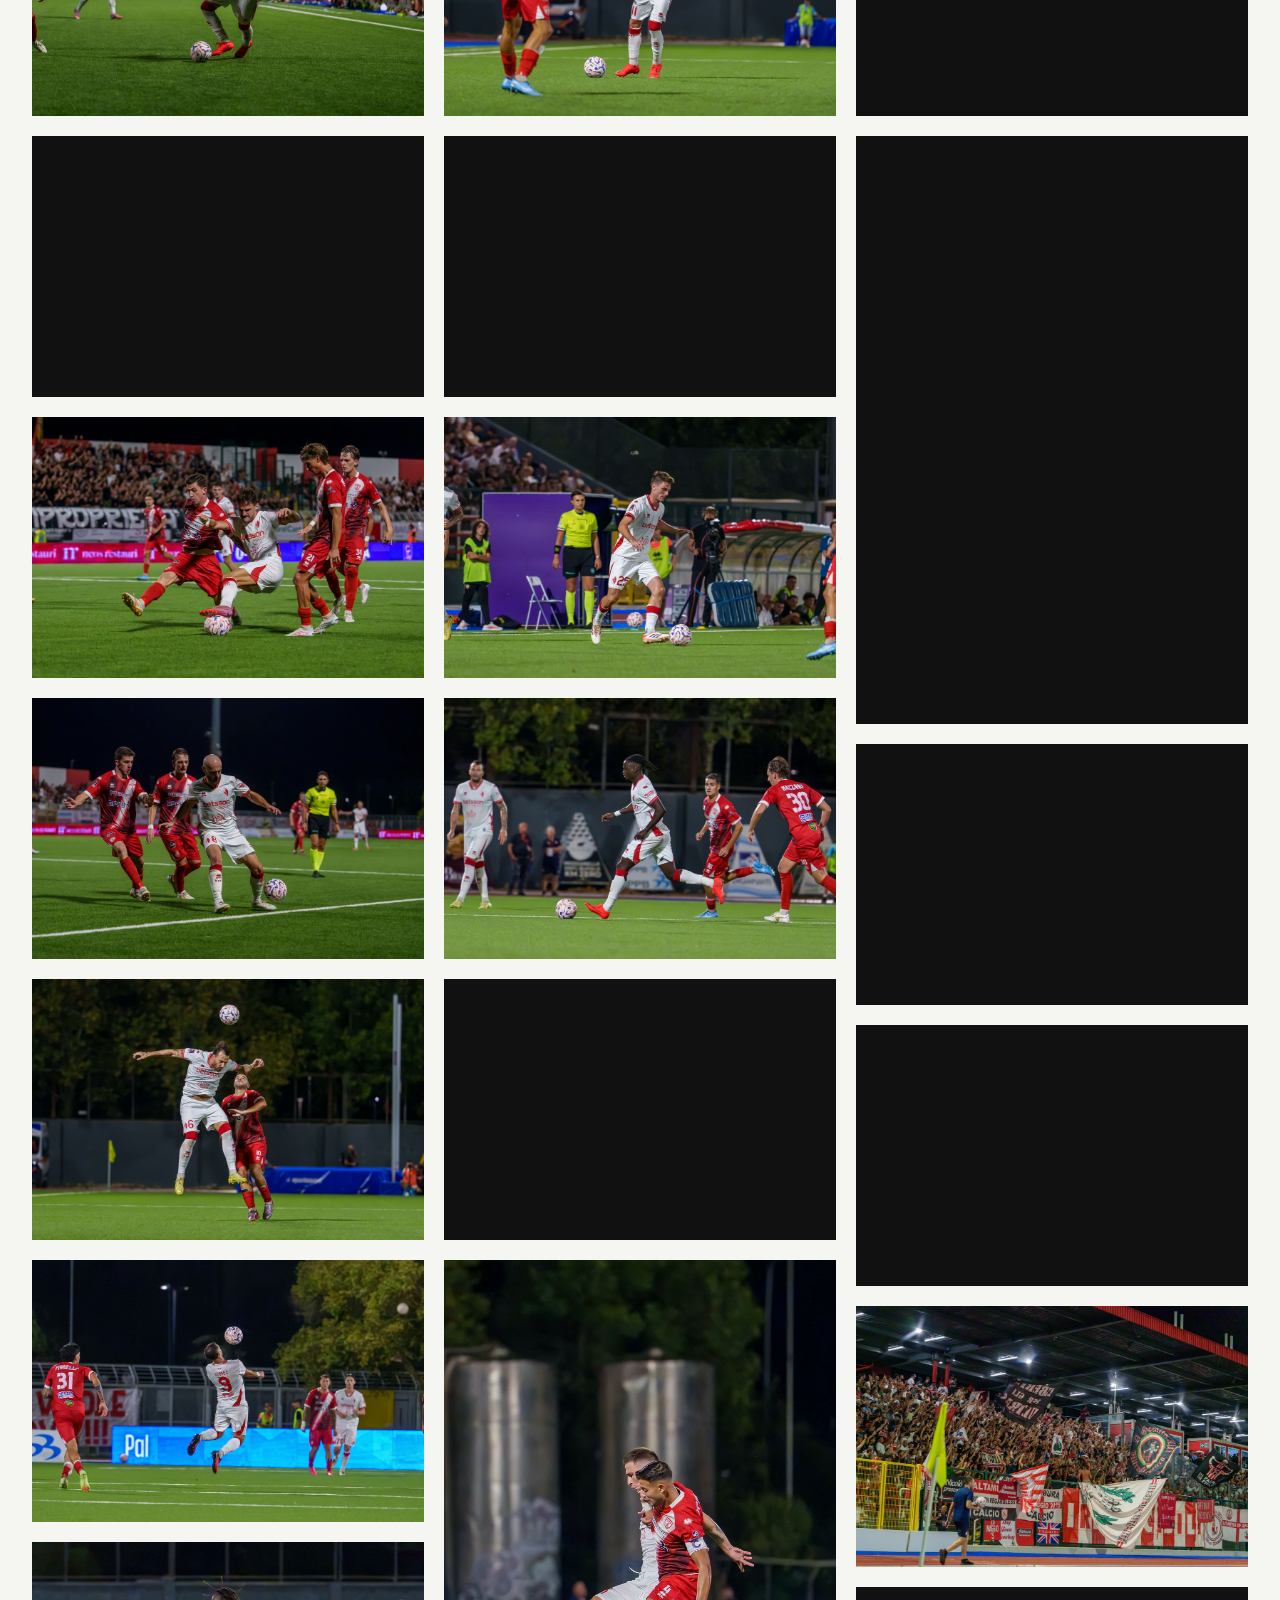
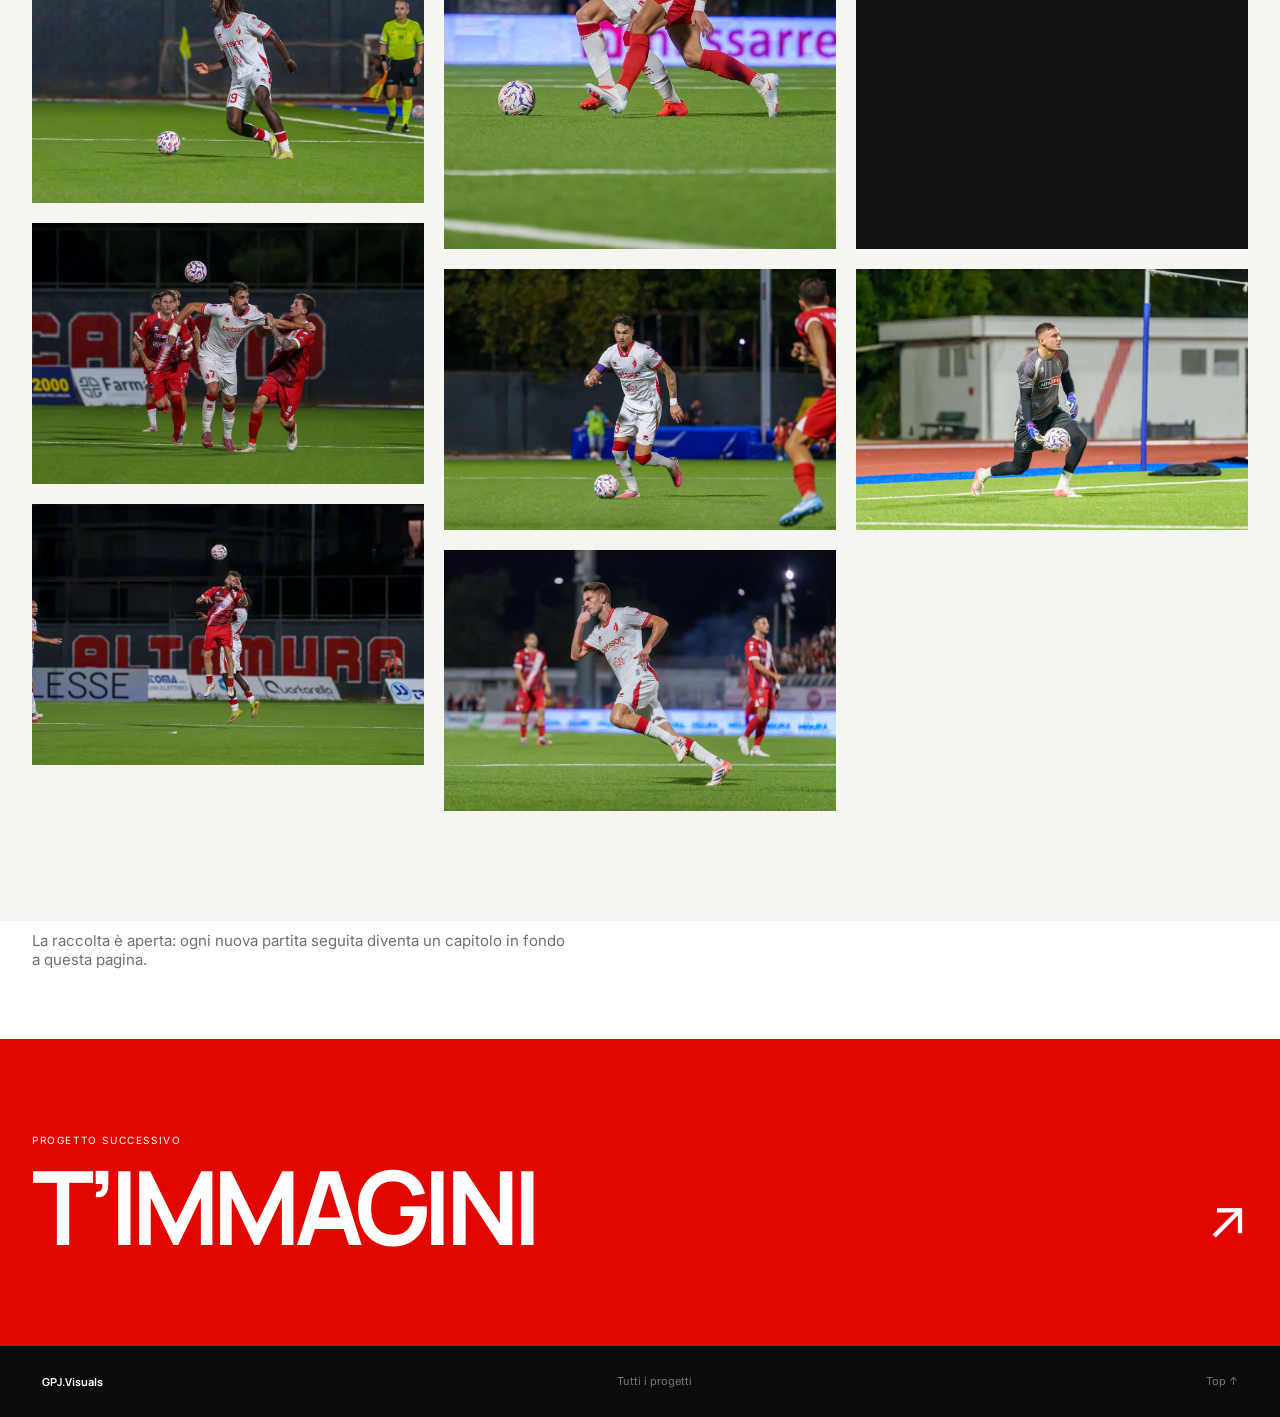
<file: projects/cuore-biancorosso.html>
<!doctype html>
<html lang="it">

<head>
  <meta charset="utf-8">

  <meta
    name="viewport"
    content="width=device-width, initial-scale=1, viewport-fit=cover">

  <meta name="theme-color" content="#e10600">

  <meta
    name="description"
    content="Cuore Biancorosso — diario fotografico di una stagione biancorossa, di Gianluca Paglionico.">

<!-- OPEN GRAPH / SOCIAL -->
<meta property="og:type" content="article">
<meta property="og:site_name" content="GPJ.Visuals">
<meta property="og:title" content="Cuore Biancorosso — GPJ.Visuals">
<meta property="og:description" content="Cuore Biancorosso — diario fotografico di una stagione biancorossa, di Gianluca Paglionico.">
<meta property="og:image" content="https://gianluphotographer-22.github.io/portfolio-gpj/images/cuore-biancorosso/bari-cavese-cover.jpg">
<meta property="og:image:width" content="1200">
<meta property="og:url" content="https://gianluphotographer-22.github.io/portfolio-gpj/projects/cuore-biancorosso.html">
<meta property="og:locale" content="it_IT">
<meta name="twitter:card" content="summary_large_image">
<meta name="twitter:title" content="Cuore Biancorosso — GPJ.Visuals">
<meta name="twitter:description" content="Cuore Biancorosso — diario fotografico di una stagione biancorossa, di Gianluca Paglionico.">
<meta name="twitter:image" content="https://gianluphotographer-22.github.io/portfolio-gpj/images/cuore-biancorosso/bari-cavese-cover.jpg">


  <title>Cuore Biancorosso — GPJ</title>

  <link rel="icon" type="image/png" href="../images/favicon.png">
  <link rel="apple-touch-icon" href="../images/favicon.png">

  <link rel="preconnect" href="https://fonts.googleapis.com">

  <link
    rel="preconnect"
    href="https://fonts.gstatic.com"
    crossorigin>

  <link
    href="https://fonts.googleapis.com/css2?family=Inter:wght@300;400;500;600;700&family=Manrope:wght@500;600;700;800&display=swap"
    rel="stylesheet">

  <link rel="stylesheet" href="../assets/css/style.css">

  <style>
    /* ==============================
       HERO ADATTIVO
    ============================== */

    .project-page .page-hero {
      position: relative;
      min-height: clamp(420px, 72svh, 850px);
      overflow: hidden;
      background: #111;
    }

    .project-page .page-hero > img {
      position: absolute;
      inset: 0;
      display: block;
      width: 100%;
      height: 100%;
      object-fit: cover;
      object-position: center;
    }

    .project-page .page-hero::after {
      content: "";
      position: absolute;
      inset: 0;
      z-index: 1;
      pointer-events: none;
      background:
        linear-gradient(
          180deg,
          rgba(0, 0, 0, 0.08) 20%,
          rgba(0, 0, 0, 0.7) 100%
        );
    }

    .project-page .page-hero-content {
      position: relative;
      z-index: 2;
    }


    /* ==============================
       GALLERIA ADATTIVA
    ============================== */

    .project-page .gallery-grid {
      display: block;
      width: 100%;
      margin-top: 40px;
      column-count: 3;
      column-gap: 20px;
    }

    .project-page .gallery-item {
      display: block;
      width: 100%;
      margin: 0 0 20px;
      padding: 0;
      overflow: hidden;
      break-inside: avoid;
      -webkit-column-break-inside: avoid;
      page-break-inside: avoid;
      appearance: none;
      border: 0;
      border-radius: 0;
      background: #111;
      cursor: zoom-in;
    }

    .project-page .gallery-item img {
      display: block;
      width: 100%;
      height: auto;
      max-width: 100%;
      object-fit: contain;
      transition:
        transform 0.55s cubic-bezier(0.2, 0.8, 0.2, 1),
        opacity 0.35s ease;
    }

    .project-page .gallery-item:hover img {
      transform: scale(1.025);
    }

    .project-page .gallery-item:focus-visible {
      outline: 3px solid #e10600;
      outline-offset: 4px;
    }


    /* ==============================
       VIDEO RESPONSIVO
    ============================== */

    .project-page .video-frame {
      position: relative;
      width: 100%;
      overflow: hidden;
      aspect-ratio: 16 / 9;
      background: #000;
    }

    .project-page .video-frame video {
      display: block;
      width: 100%;
      height: 100%;
      object-fit: contain;
      background: #000;
    }


    /* ==============================
       LIGHTBOX RESPONSIVA
    ============================== */

    .project-page .lightbox {
      position: fixed;
      inset: 0;
      z-index: 9999;
      display: flex;
      align-items: center;
      justify-content: center;
      padding:
        max(24px, env(safe-area-inset-top))
        max(24px, env(safe-area-inset-right))
        max(24px, env(safe-area-inset-bottom))
        max(24px, env(safe-area-inset-left));
      visibility: hidden;
      opacity: 0;
      background: rgba(0, 0, 0, 0.94);
      transition:
        opacity 0.3s ease,
        visibility 0.3s ease;
    }

    .project-page .lightbox.is-open,
    .project-page .lightbox.active,
    .project-page .lightbox[aria-hidden="false"] {
      visibility: visible;
      opacity: 1;
    }

    .project-page .lightbox img {
      display: block;
      width: auto;
      height: auto;
      max-width: 94vw;
      max-height: 90svh;
      object-fit: contain;
    }

    .project-page .lightbox-close {
      position: absolute;
      top: max(20px, env(safe-area-inset-top));
      right: max(20px, env(safe-area-inset-right));
      z-index: 2;
      display: grid;
      width: 48px;
      height: 48px;
      padding: 0;
      place-items: center;
      border: 1px solid rgba(255, 255, 255, 0.35);
      border-radius: 50%;
      color: #fff;
      background: rgba(0, 0, 0, 0.5);
      font-size: 32px;
      line-height: 1;
      cursor: pointer;
    }


    /* ==============================
       TABLET
    ============================== */

    @media (max-width: 1024px) {
      .project-page .gallery-grid {
        column-count: 2;
        column-gap: 16px;
      }

      .project-page .gallery-item {
        margin-bottom: 16px;
      }
    }


    /* ==============================
       SMARTPHONE
    ============================== */

    @media (max-width: 640px) {
      .project-page .page-hero {
        min-height: 65svh;
      }

      .project-page .gallery-grid {
        margin-top: 28px;
        column-count: 1;
      }

      .project-page .gallery-item {
        margin-bottom: 14px;
      }

      .project-page .lightbox {
        padding: 14px;
      }

      .project-page .lightbox img {
        max-width: 100%;
        max-height: 85svh;
      }

      .project-page .lightbox-close {
        top: 14px;
        right: 14px;
        width: 44px;
        height: 44px;
      }
    }


    /* Riduce le animazioni se richiesto dal dispositivo */

    @media (prefers-reduced-motion: reduce) {
      .project-page .gallery-item img,
      .project-page .lightbox {
        transition: none;
      }
    }


    /* ==============================
       RACCOLTA A CAPITOLI
    ============================== */

    .project-page .match-nav {
      display: flex;
      flex-wrap: wrap;
      gap: 10px;
      margin: 0 0 8px;
      padding: 0;
      list-style: none;
    }

    .project-page .match-nav a {
      display: inline-flex;
      align-items: baseline;
      gap: 8px;
      padding: 9px 16px;
      border: 1px solid rgba(255, 255, 255, 0.18);
      border-radius: 999px;
      font-size: 13px;
      letter-spacing: 0.04em;
      text-decoration: none;
      color: inherit;
      transition: border-color .25s ease, background .25s ease;
    }

    .project-page .match-nav a:hover,
    .project-page .match-nav a:focus-visible {
      border-color: var(--red, #e10600);
      background: rgba(225, 6, 0, 0.08);
    }

    .project-page .match-nav .n {
      font-size: 11px;
      opacity: .55;
    }

    .project-page .match-chapter {
      scroll-margin-top: 90px;
      padding-top: 10px;
    }

    .project-page .match-chapter + .match-chapter {
      border-top: 1px solid rgba(255, 255, 255, 0.1);
      margin-top: 20px;
    }

    .project-page .match-note {
      max-width: 62ch;
      margin: 14px 0 0;
      opacity: .78;
      line-height: 1.65;
    }

    .project-page .collection-end {
      padding: 10px 0 70px;
    }

    .project-page .collection-end p {
      max-width: 60ch;
      opacity: .6;
      font-size: 15px;
    }
  </style>
</head>

<body class="project-page">

  <!-- HEADER -->
  <header class="site-header">

    <a class="brand" href="../index.html">
      <span class="brand-mark">
        <img src="../images/gpj-mark.png" alt="" width="64" height="64">
      </span>
      <span class="brand-name">GIANLUCA PAGLIONICO</span>
    </a>

    <nav class="nav" aria-label="Navigazione principale">
      <a href="../index.html#work">Portfolio</a>
      <a href="../index.html#about">Chi sono</a>
      <a href="../index.html#contact">Contatti</a>
      <a href="../numeri.html">Numeri</a>
    </nav>

    <a class="header-contact" href="../index.html#contact">
      Parliamone
    </a>

    <button
      class="menu-btn"
      type="button"
      aria-label="Apri menu"
      aria-expanded="false">
      ☰
    </button>

  </header>


  <main>

    <!-- HERO -->
    <section class="page-hero">

      <img loading="lazy" decoding="async"
        src="../images/cuore-biancorosso/bari-cavese-cover.jpg"
        alt="Cuore Biancorosso"
        fetchpriority="high"
        decoding="async">

      <div class="container page-hero-content reveal">
        <div class="eyebrow project-category">
          STAGIONE BIANCOROSSA
        </div>

        <h1>CUORE BIANCOROSSO</h1>
      </div>

    </section>


    <!-- INFORMAZIONI PROGETTO -->
    <section class="project-info">

      <div class="container project-info-grid">

        <div class="reveal">
          <p class="project-intro">
            Un racconto che non finisce con il fischio finale. Cuore Biancorosso &egrave; il diario fotografico di una stagione seguita dal bordo campo e dagli spalti, partita dopo partita: le prime volte, i derby, le serate storte e quelle che restano. Ogni capitolo &egrave; una giornata a s&eacute;, e la raccolta cresce man mano che il calendario va avanti.
          </p>
        </div>

        <div class="project-facts reveal">

          <div class="fact">
            <small>Squadra</small>
            <strong>SSC Bari</strong>
          </div>

          <div class="fact">
            <small>Formato</small>
            <strong>Diario di stagione</strong>
          </div>

          <div class="fact">
            <small>Servizi</small>
            <strong>Fotografia sportiva</strong>
          </div>

          <div class="fact">
            <small>Stato</small>
            <strong>In aggiornamento</strong>
          </div>

        </div>

      </div>

    </section>

    <!-- INDICE DEI CAPITOLI -->
    <section class="gallery-section" style="padding-bottom:0">

      <div class="container">

        <div class="eyebrow red reveal">
          2 partite raccontate
        </div>

        <h2 class="gallery-title reveal">
          I CAPITOLI
        </h2>

        <ul class="match-nav reveal">

            <li>
              <a href="#bari-cavese">
                <span class="n">01</span>
                BARI &mdash; CAVESE
              </a>
            </li>
            <li>
              <a href="#altamura-bari">
                <span class="n">02</span>
                ALTAMURA &mdash; BARI
              </a>
            </li>

        </ul>

      </div>

    </section>

    <!-- CAPITOLO 01 — bari-cavese -->
    <section class="gallery-section match-chapter" id="bari-cavese">

      <div class="container">

        <div class="eyebrow red reveal">
          01 &mdash; La prima in casa
        </div>

        <h2 class="gallery-title reveal">
          BARI &mdash; CAVESE
        </h2>

        <p class="match-note reveal">
          Il primo San Nicola della stagione. Le curve che si riempiono prima del fischio d&rsquo;inizio, le sciarpe alzate sull&rsquo;inno, l&rsquo;attesa di capire che squadra sar&agrave;. Ho fotografato soprattutto quello che succedeva intorno al campo.
        </p>

        <div class="gallery-grid">

            <button
              class="gallery-item"
              type="button"
              aria-label="Apri immagine 1">

              <img
                src="../images/cuore-biancorosso/bari-cavese-1.jpg"
                alt="BARI &mdash; CAVESE &mdash; immagine 1"
                loading="lazy"
                decoding="async">

            </button>

            <button
              class="gallery-item"
              type="button"
              aria-label="Apri immagine 2">

              <img
                src="../images/cuore-biancorosso/bari-cavese-2.jpg"
                alt="BARI &mdash; CAVESE &mdash; immagine 2"
                loading="lazy"
                decoding="async">

            </button>

            <button
              class="gallery-item"
              type="button"
              aria-label="Apri immagine 3">

              <img
                src="../images/cuore-biancorosso/bari-cavese-3.jpg"
                alt="BARI &mdash; CAVESE &mdash; immagine 3"
                loading="lazy"
                decoding="async">

            </button>

            <button
              class="gallery-item"
              type="button"
              aria-label="Apri immagine 4">

              <img
                src="../images/cuore-biancorosso/bari-cavese-4.jpg"
                alt="BARI &mdash; CAVESE &mdash; immagine 4"
                loading="lazy"
                decoding="async">

            </button>

            <button
              class="gallery-item"
              type="button"
              aria-label="Apri immagine 5">

              <img
                src="../images/cuore-biancorosso/bari-cavese-5.jpg"
                alt="BARI &mdash; CAVESE &mdash; immagine 5"
                loading="lazy"
                decoding="async">

            </button>

            <button
              class="gallery-item"
              type="button"
              aria-label="Apri immagine 6">

              <img
                src="../images/cuore-biancorosso/bari-cavese-6.jpg"
                alt="BARI &mdash; CAVESE &mdash; immagine 6"
                loading="lazy"
                decoding="async">

            </button>

            <button
              class="gallery-item"
              type="button"
              aria-label="Apri immagine 7">

              <img
                src="../images/cuore-biancorosso/bari-cavese-7.jpg"
                alt="BARI &mdash; CAVESE &mdash; immagine 7"
                loading="lazy"
                decoding="async">

            </button>

            <button
              class="gallery-item"
              type="button"
              aria-label="Apri immagine 8">

              <img
                src="../images/cuore-biancorosso/bari-cavese-8.jpg"
                alt="BARI &mdash; CAVESE &mdash; immagine 8"
                loading="lazy"
                decoding="async">

            </button>

            <button
              class="gallery-item"
              type="button"
              aria-label="Apri immagine 9">

              <img
                src="../images/cuore-biancorosso/bari-cavese-9.jpg"
                alt="BARI &mdash; CAVESE &mdash; immagine 9"
                loading="lazy"
                decoding="async">

            </button>

            <button
              class="gallery-item"
              type="button"
              aria-label="Apri immagine 10">

              <img
                src="../images/cuore-biancorosso/bari-cavese-10.jpg"
                alt="BARI &mdash; CAVESE &mdash; immagine 10"
                loading="lazy"
                decoding="async">

            </button>

            <button
              class="gallery-item"
              type="button"
              aria-label="Apri immagine 11">

              <img
                src="../images/cuore-biancorosso/bari-cavese-11.jpg"
                alt="BARI &mdash; CAVESE &mdash; immagine 11"
                loading="lazy"
                decoding="async">

            </button>

            <button
              class="gallery-item"
              type="button"
              aria-label="Apri immagine 12">

              <img
                src="../images/cuore-biancorosso/bari-cavese-12.jpg"
                alt="BARI &mdash; CAVESE &mdash; immagine 12"
                loading="lazy"
                decoding="async">

            </button>

            <button
              class="gallery-item"
              type="button"
              aria-label="Apri immagine 13">

              <img
                src="../images/cuore-biancorosso/bari-cavese-13.jpg"
                alt="BARI &mdash; CAVESE &mdash; immagine 13"
                loading="lazy"
                decoding="async">

            </button>

            <button
              class="gallery-item"
              type="button"
              aria-label="Apri immagine 14">

              <img
                src="../images/cuore-biancorosso/bari-cavese-14.jpg"
                alt="BARI &mdash; CAVESE &mdash; immagine 14"
                loading="lazy"
                decoding="async">

            </button>

            <button
              class="gallery-item"
              type="button"
              aria-label="Apri immagine 15">

              <img
                src="../images/cuore-biancorosso/bari-cavese-15.jpg"
                alt="BARI &mdash; CAVESE &mdash; immagine 15"
                loading="lazy"
                decoding="async">

            </button>

            <button
              class="gallery-item"
              type="button"
              aria-label="Apri immagine 16">

              <img
                src="../images/cuore-biancorosso/bari-cavese-16.jpg"
                alt="BARI &mdash; CAVESE &mdash; immagine 16"
                loading="lazy"
                decoding="async">

            </button>

            <button
              class="gallery-item"
              type="button"
              aria-label="Apri immagine 17">

              <img
                src="../images/cuore-biancorosso/bari-cavese-17.jpg"
                alt="BARI &mdash; CAVESE &mdash; immagine 17"
                loading="lazy"
                decoding="async">

            </button>

            <button
              class="gallery-item"
              type="button"
              aria-label="Apri immagine 18">

              <img
                src="../images/cuore-biancorosso/bari-cavese-18.jpg"
                alt="BARI &mdash; CAVESE &mdash; immagine 18"
                loading="lazy"
                decoding="async">

            </button>

        </div>

      </div>

    </section>

    <!-- CAPITOLO 02 — altamura-bari -->
    <section class="gallery-section match-chapter" id="altamura-bari">

      <div class="container">

        <div class="eyebrow red reveal">
          02 &mdash; Derby di Puglia
        </div>

        <h2 class="gallery-title reveal">
          ALTAMURA &mdash; BARI
        </h2>

        <p class="match-note reveal">
          Fuori casa, su un campo piccolo e sotto i riflettori, con la curva ospite attaccata al rettangolo di gioco. Novanta minuti di corse, duelli e stacchi di testa, fino al gol che sblocca la serata e alla squadra sotto il settore a fine partita.
        </p>

        <div class="gallery-grid">

            <button
              class="gallery-item"
              type="button"
              aria-label="Apri immagine 1">

              <img
                src="../images/cuore-biancorosso/altamura-bari-1.jpg"
                alt="ALTAMURA &mdash; BARI &mdash; immagine 1"
                loading="lazy"
                decoding="async">

            </button>

            <button
              class="gallery-item"
              type="button"
              aria-label="Apri immagine 2">

              <img
                src="../images/cuore-biancorosso/altamura-bari-2.jpg"
                alt="ALTAMURA &mdash; BARI &mdash; immagine 2"
                loading="lazy"
                decoding="async">

            </button>

            <button
              class="gallery-item"
              type="button"
              aria-label="Apri immagine 3">

              <img
                src="../images/cuore-biancorosso/altamura-bari-3.jpg"
                alt="ALTAMURA &mdash; BARI &mdash; immagine 3"
                loading="lazy"
                decoding="async">

            </button>

            <button
              class="gallery-item"
              type="button"
              aria-label="Apri immagine 4">

              <img
                src="../images/cuore-biancorosso/altamura-bari-4.jpg"
                alt="ALTAMURA &mdash; BARI &mdash; immagine 4"
                loading="lazy"
                decoding="async">

            </button>

            <button
              class="gallery-item"
              type="button"
              aria-label="Apri immagine 5">

              <img
                src="../images/cuore-biancorosso/altamura-bari-5.jpg"
                alt="ALTAMURA &mdash; BARI &mdash; immagine 5"
                loading="lazy"
                decoding="async">

            </button>

            <button
              class="gallery-item"
              type="button"
              aria-label="Apri immagine 6">

              <img
                src="../images/cuore-biancorosso/altamura-bari-6.jpg"
                alt="ALTAMURA &mdash; BARI &mdash; immagine 6"
                loading="lazy"
                decoding="async">

            </button>

            <button
              class="gallery-item"
              type="button"
              aria-label="Apri immagine 7">

              <img
                src="../images/cuore-biancorosso/altamura-bari-7.jpg"
                alt="ALTAMURA &mdash; BARI &mdash; immagine 7"
                loading="lazy"
                decoding="async">

            </button>

            <button
              class="gallery-item"
              type="button"
              aria-label="Apri immagine 8">

              <img
                src="../images/cuore-biancorosso/altamura-bari-8.jpg"
                alt="ALTAMURA &mdash; BARI &mdash; immagine 8"
                loading="lazy"
                decoding="async">

            </button>

            <button
              class="gallery-item"
              type="button"
              aria-label="Apri immagine 9">

              <img
                src="../images/cuore-biancorosso/altamura-bari-9.jpg"
                alt="ALTAMURA &mdash; BARI &mdash; immagine 9"
                loading="lazy"
                decoding="async">

            </button>

            <button
              class="gallery-item"
              type="button"
              aria-label="Apri immagine 10">

              <img
                src="../images/cuore-biancorosso/altamura-bari-10.jpg"
                alt="ALTAMURA &mdash; BARI &mdash; immagine 10"
                loading="lazy"
                decoding="async">

            </button>

            <button
              class="gallery-item"
              type="button"
              aria-label="Apri immagine 11">

              <img
                src="../images/cuore-biancorosso/altamura-bari-11.jpg"
                alt="ALTAMURA &mdash; BARI &mdash; immagine 11"
                loading="lazy"
                decoding="async">

            </button>

            <button
              class="gallery-item"
              type="button"
              aria-label="Apri immagine 12">

              <img
                src="../images/cuore-biancorosso/altamura-bari-12.jpg"
                alt="ALTAMURA &mdash; BARI &mdash; immagine 12"
                loading="lazy"
                decoding="async">

            </button>

            <button
              class="gallery-item"
              type="button"
              aria-label="Apri immagine 13">

              <img
                src="../images/cuore-biancorosso/altamura-bari-13.jpg"
                alt="ALTAMURA &mdash; BARI &mdash; immagine 13"
                loading="lazy"
                decoding="async">

            </button>

            <button
              class="gallery-item"
              type="button"
              aria-label="Apri immagine 14">

              <img
                src="../images/cuore-biancorosso/altamura-bari-14.jpg"
                alt="ALTAMURA &mdash; BARI &mdash; immagine 14"
                loading="lazy"
                decoding="async">

            </button>

            <button
              class="gallery-item"
              type="button"
              aria-label="Apri immagine 15">

              <img
                src="../images/cuore-biancorosso/altamura-bari-15.jpg"
                alt="ALTAMURA &mdash; BARI &mdash; immagine 15"
                loading="lazy"
                decoding="async">

            </button>

            <button
              class="gallery-item"
              type="button"
              aria-label="Apri immagine 16">

              <img
                src="../images/cuore-biancorosso/altamura-bari-16.jpg"
                alt="ALTAMURA &mdash; BARI &mdash; immagine 16"
                loading="lazy"
                decoding="async">

            </button>

            <button
              class="gallery-item"
              type="button"
              aria-label="Apri immagine 17">

              <img
                src="../images/cuore-biancorosso/altamura-bari-17.jpg"
                alt="ALTAMURA &mdash; BARI &mdash; immagine 17"
                loading="lazy"
                decoding="async">

            </button>

            <button
              class="gallery-item"
              type="button"
              aria-label="Apri immagine 18">

              <img
                src="../images/cuore-biancorosso/altamura-bari-18.jpg"
                alt="ALTAMURA &mdash; BARI &mdash; immagine 18"
                loading="lazy"
                decoding="async">

            </button>

            <button
              class="gallery-item"
              type="button"
              aria-label="Apri immagine 19">

              <img
                src="../images/cuore-biancorosso/altamura-bari-19.jpg"
                alt="ALTAMURA &mdash; BARI &mdash; immagine 19"
                loading="lazy"
                decoding="async">

            </button>

            <button
              class="gallery-item"
              type="button"
              aria-label="Apri immagine 20">

              <img
                src="../images/cuore-biancorosso/altamura-bari-20.jpg"
                alt="ALTAMURA &mdash; BARI &mdash; immagine 20"
                loading="lazy"
                decoding="async">

            </button>

            <button
              class="gallery-item"
              type="button"
              aria-label="Apri immagine 21">

              <img
                src="../images/cuore-biancorosso/altamura-bari-21.jpg"
                alt="ALTAMURA &mdash; BARI &mdash; immagine 21"
                loading="lazy"
                decoding="async">

            </button>

            <button
              class="gallery-item"
              type="button"
              aria-label="Apri immagine 22">

              <img
                src="../images/cuore-biancorosso/altamura-bari-22.jpg"
                alt="ALTAMURA &mdash; BARI &mdash; immagine 22"
                loading="lazy"
                decoding="async">

            </button>

            <button
              class="gallery-item"
              type="button"
              aria-label="Apri immagine 23">

              <img
                src="../images/cuore-biancorosso/altamura-bari-23.jpg"
                alt="ALTAMURA &mdash; BARI &mdash; immagine 23"
                loading="lazy"
                decoding="async">

            </button>

            <button
              class="gallery-item"
              type="button"
              aria-label="Apri immagine 24">

              <img
                src="../images/cuore-biancorosso/altamura-bari-24.jpg"
                alt="ALTAMURA &mdash; BARI &mdash; immagine 24"
                loading="lazy"
                decoding="async">

            </button>

            <button
              class="gallery-item"
              type="button"
              aria-label="Apri immagine 25">

              <img
                src="../images/cuore-biancorosso/altamura-bari-25.jpg"
                alt="ALTAMURA &mdash; BARI &mdash; immagine 25"
                loading="lazy"
                decoding="async">

            </button>

            <button
              class="gallery-item"
              type="button"
              aria-label="Apri immagine 26">

              <img
                src="../images/cuore-biancorosso/altamura-bari-26.jpg"
                alt="ALTAMURA &mdash; BARI &mdash; immagine 26"
                loading="lazy"
                decoding="async">

            </button>

            <button
              class="gallery-item"
              type="button"
              aria-label="Apri immagine 27">

              <img
                src="../images/cuore-biancorosso/altamura-bari-27.jpg"
                alt="ALTAMURA &mdash; BARI &mdash; immagine 27"
                loading="lazy"
                decoding="async">

            </button>

            <button
              class="gallery-item"
              type="button"
              aria-label="Apri immagine 28">

              <img
                src="../images/cuore-biancorosso/altamura-bari-28.jpg"
                alt="ALTAMURA &mdash; BARI &mdash; immagine 28"
                loading="lazy"
                decoding="async">

            </button>

            <button
              class="gallery-item"
              type="button"
              aria-label="Apri immagine 29">

              <img
                src="../images/cuore-biancorosso/altamura-bari-29.jpg"
                alt="ALTAMURA &mdash; BARI &mdash; immagine 29"
                loading="lazy"
                decoding="async">

            </button>

            <button
              class="gallery-item"
              type="button"
              aria-label="Apri immagine 30">

              <img
                src="../images/cuore-biancorosso/altamura-bari-30.jpg"
                alt="ALTAMURA &mdash; BARI &mdash; immagine 30"
                loading="lazy"
                decoding="async">

            </button>

        </div>

      </div>

    </section>

    <!-- RACCOLTA APERTA -->
    <section class="collection-end">

      <div class="container reveal">

        <p>
          La raccolta &egrave; aperta: ogni nuova partita seguita diventa
          un capitolo in fondo a questa pagina.
        </p>

      </div>

    </section>


    <!-- PROGETTO SUCCESSIVO -->
    <section class="next-project">

      <div class="container">

        <div class="next-label">
          Progetto successivo
        </div>

        <a href="matchday-stories.html">

          <h2>T&rsquo;IMMAGINI</h2>

          <span class="next-arrow" aria-hidden="true">
            ↗
          </span>

        </a>

      </div>

    </section>

  </main>


  <!-- FOOTER -->
  <footer>

    <strong>GPJ.Visuals</strong>

    <a href="../index.html#work">
      Tutti i progetti
    </a>

    <a href="#">
      Top ↑
    </a>

  </footer>


  <!-- LIGHTBOX -->
  <div
    class="lightbox"
    role="dialog"
    aria-modal="true"
    aria-label="Anteprima immagine"
    aria-hidden="true">

    <button
      class="lightbox-close"
      type="button"
      aria-label="Chiudi anteprima">
      ×
    </button>

    <img loading="lazy" decoding="async" alt="Anteprima immagine">

  </div>


  <!-- SCRIPT PRINCIPALE -->
  <script src="../assets/js/main.js"></script>
  <script data-goatcounter="https://TUOCODICE.goatcounter.com/count" async src="//gc.zgo.at/count.js"></script>

</body>

</html>
</file>
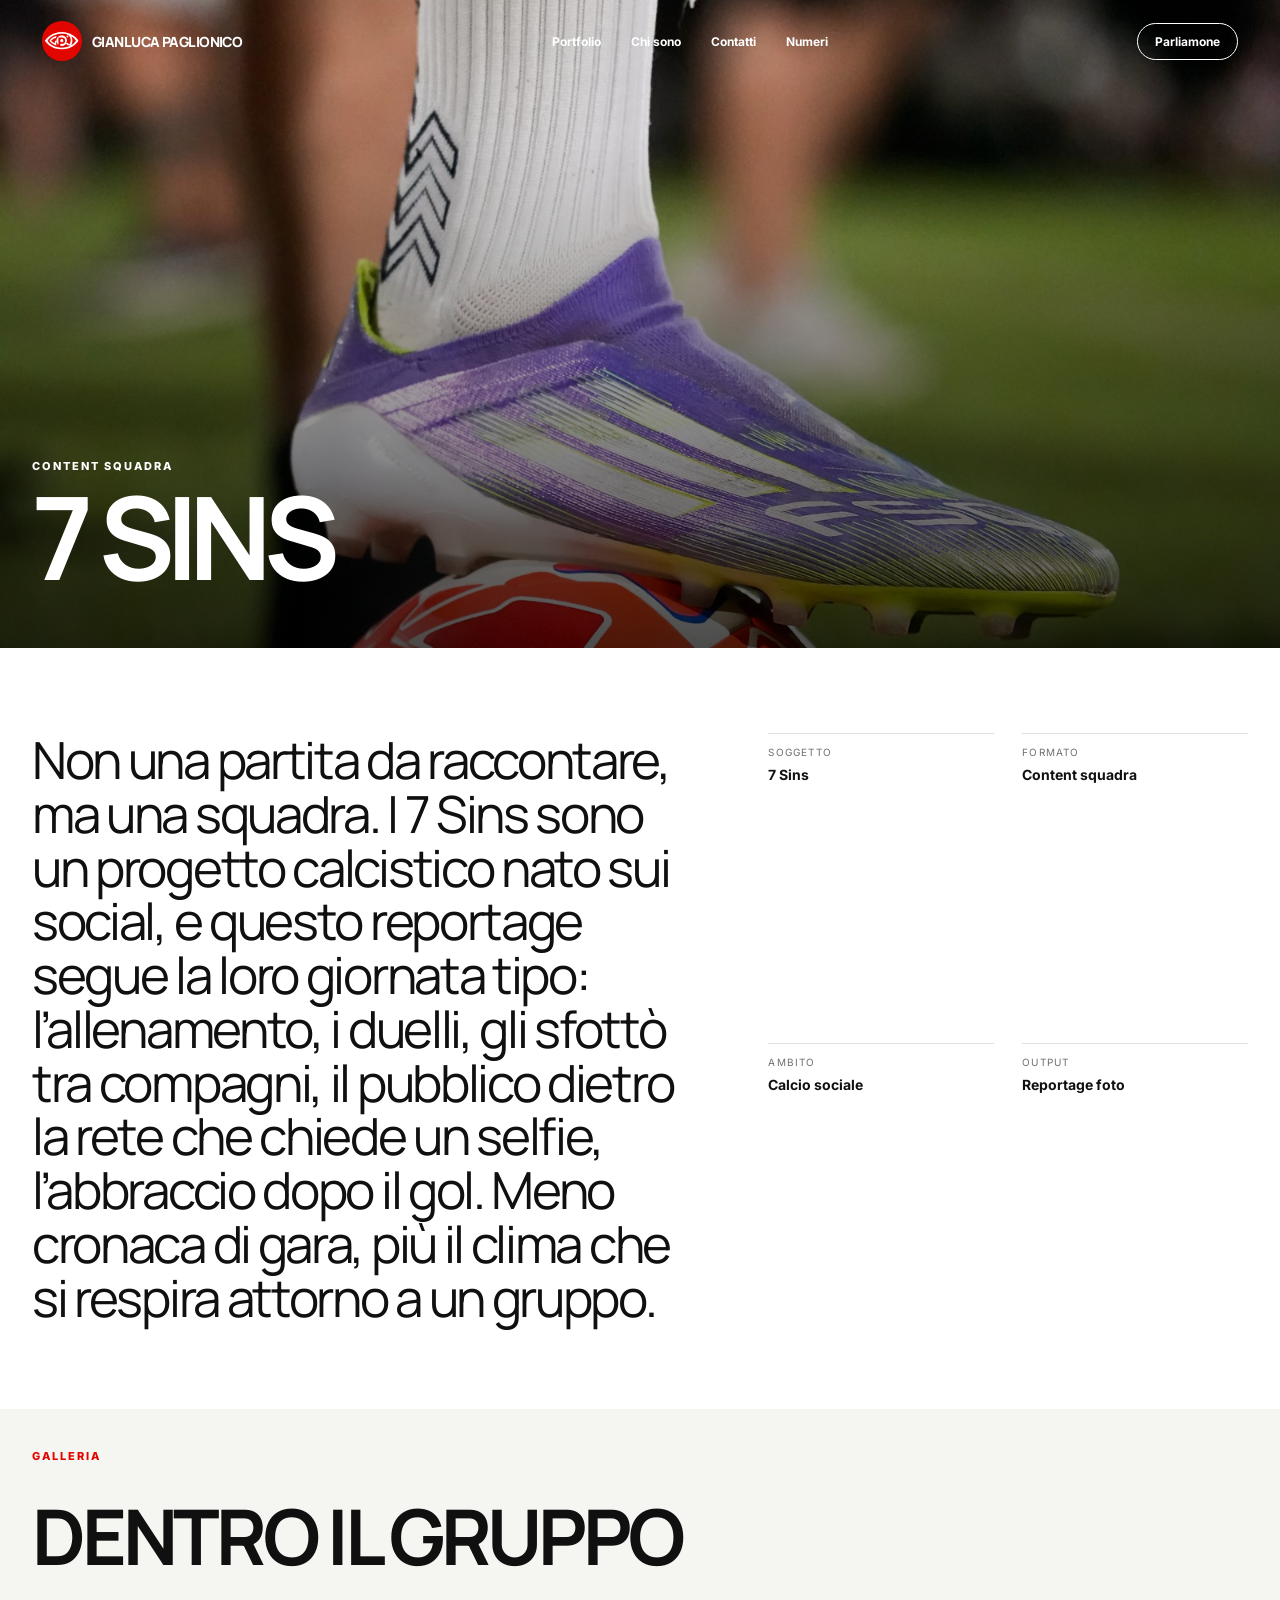
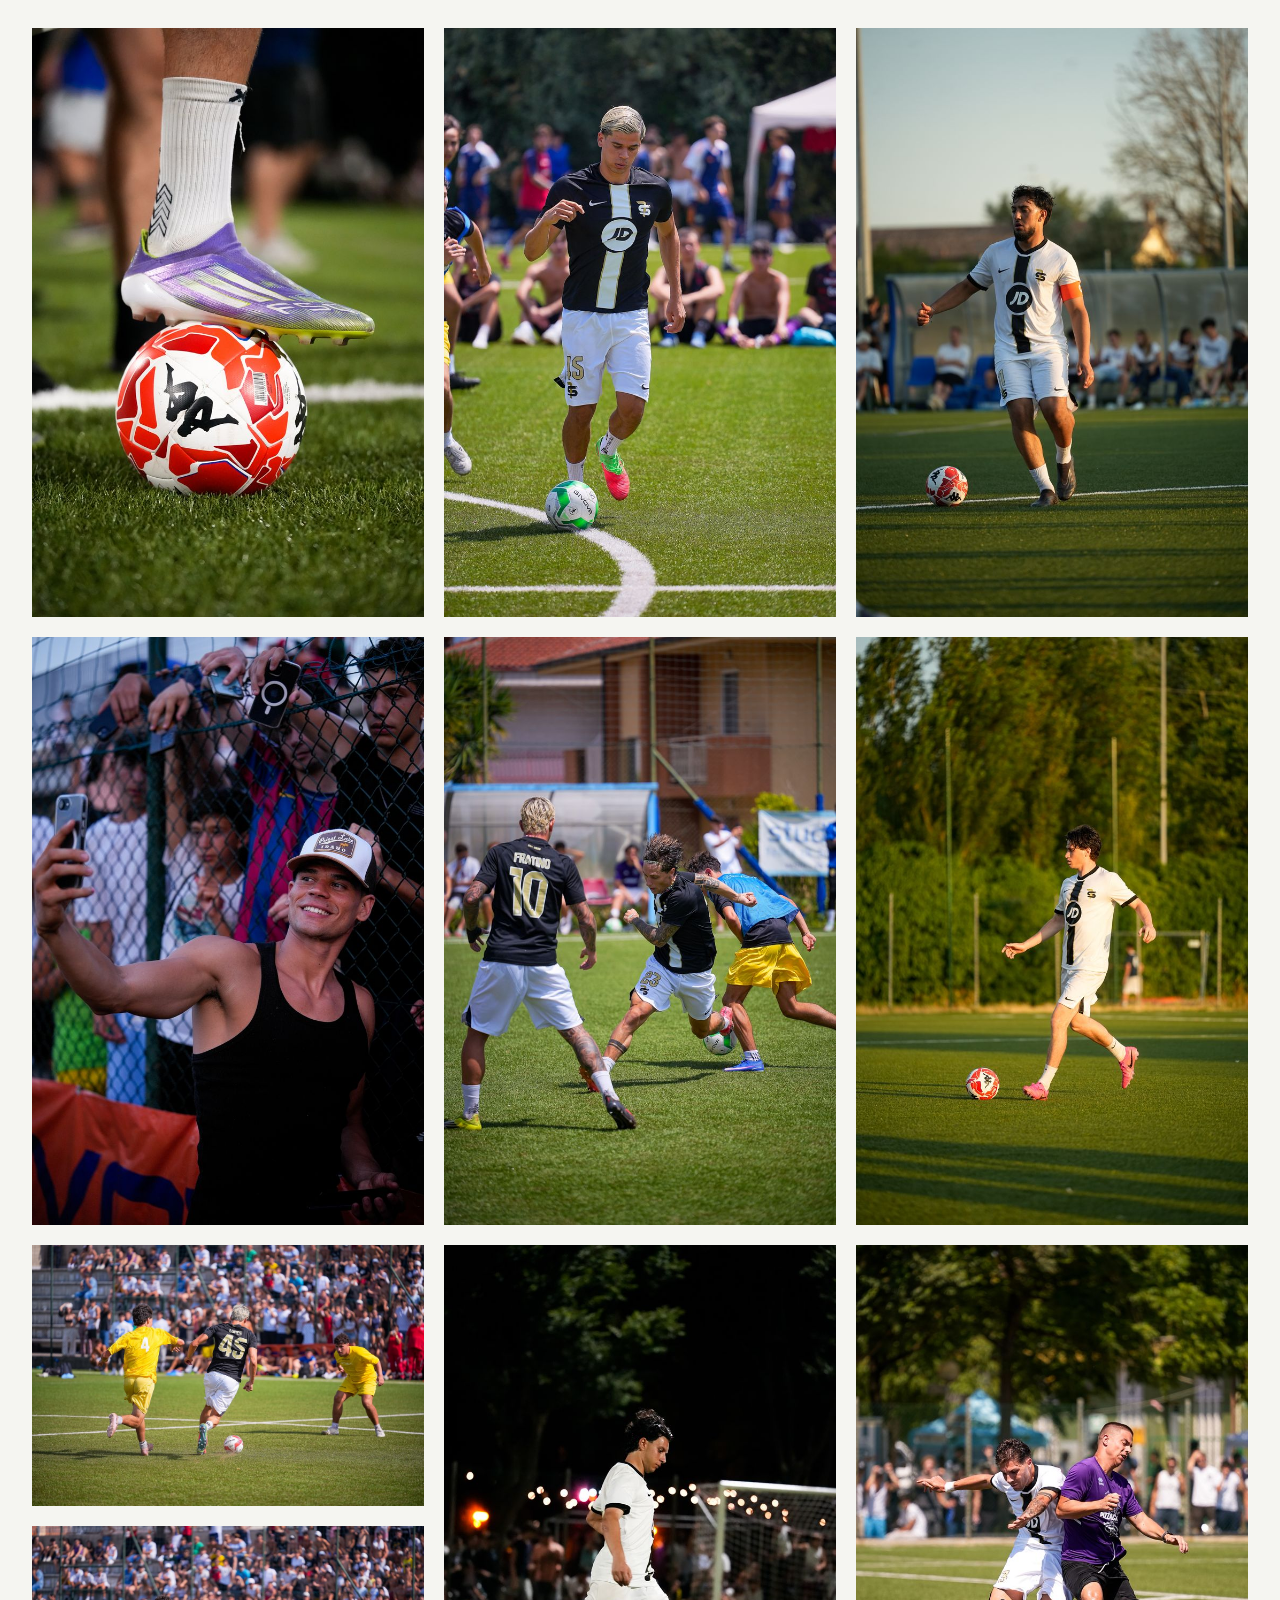
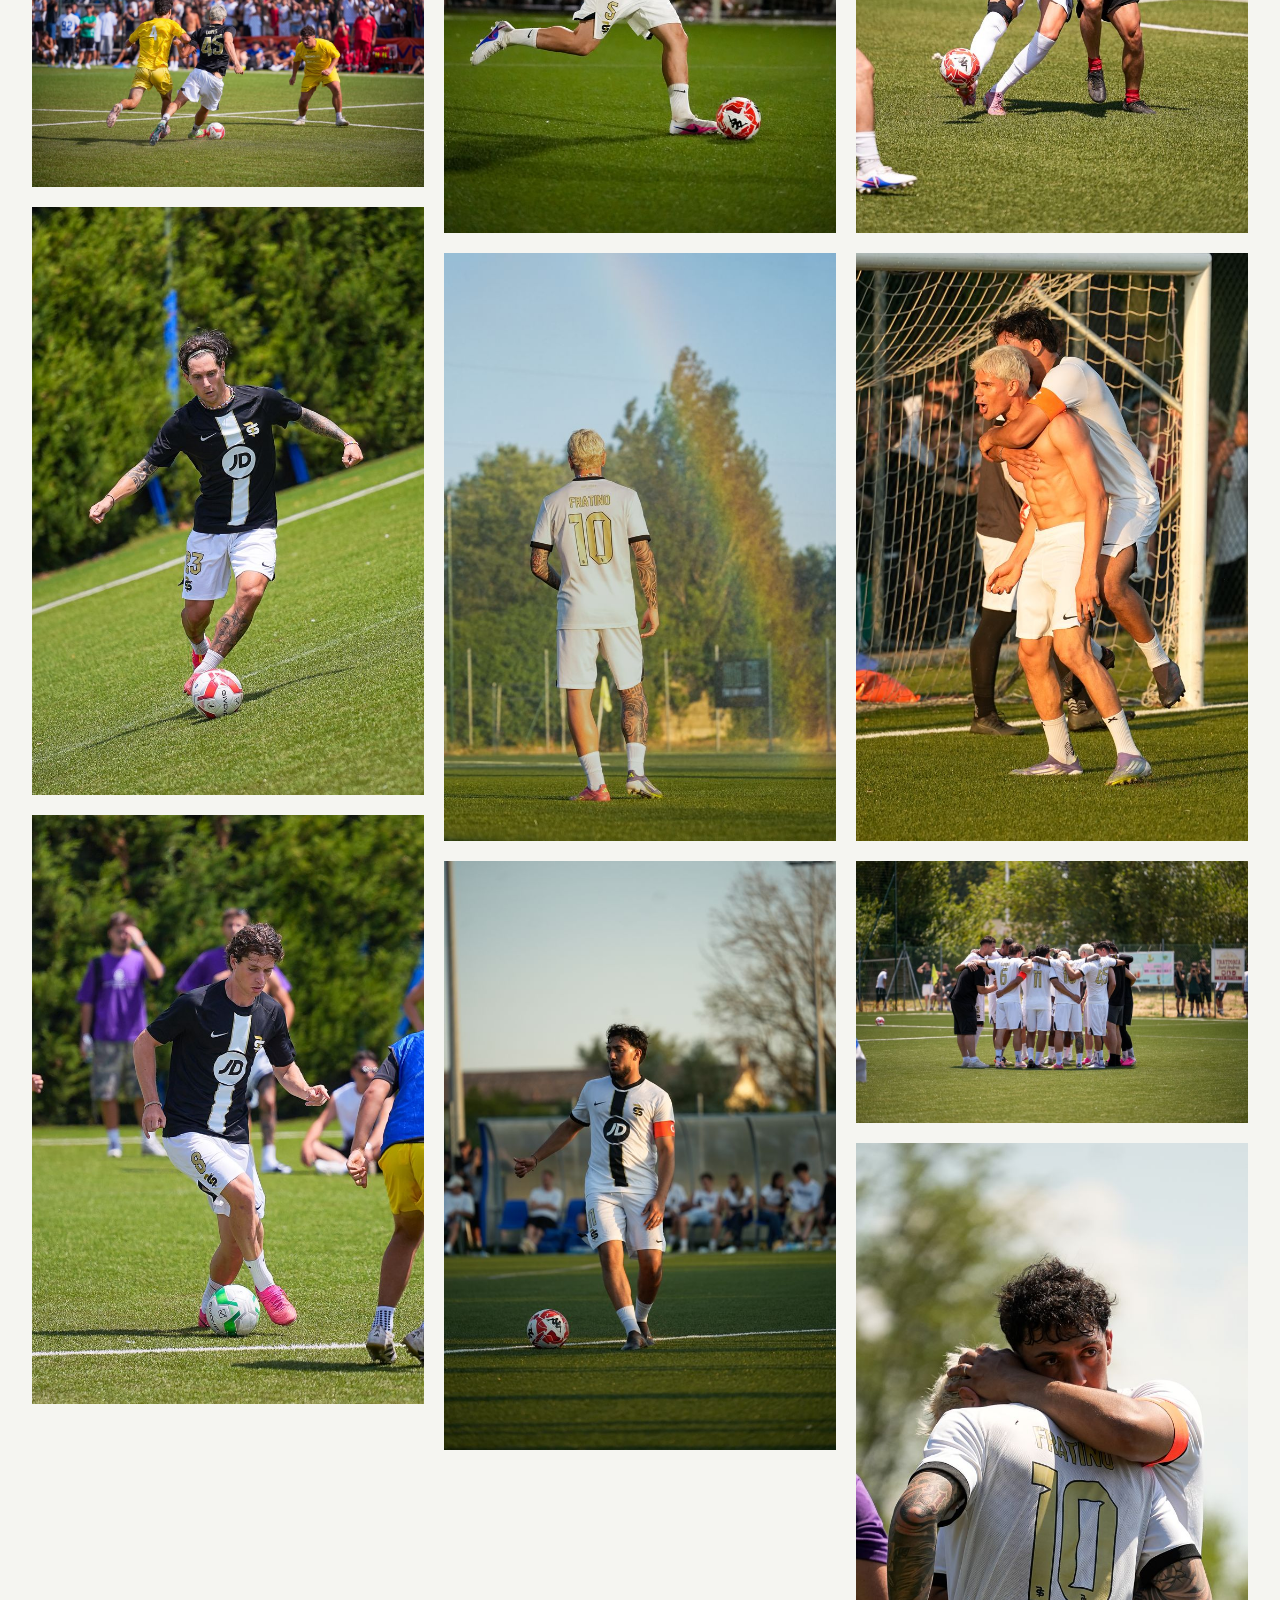
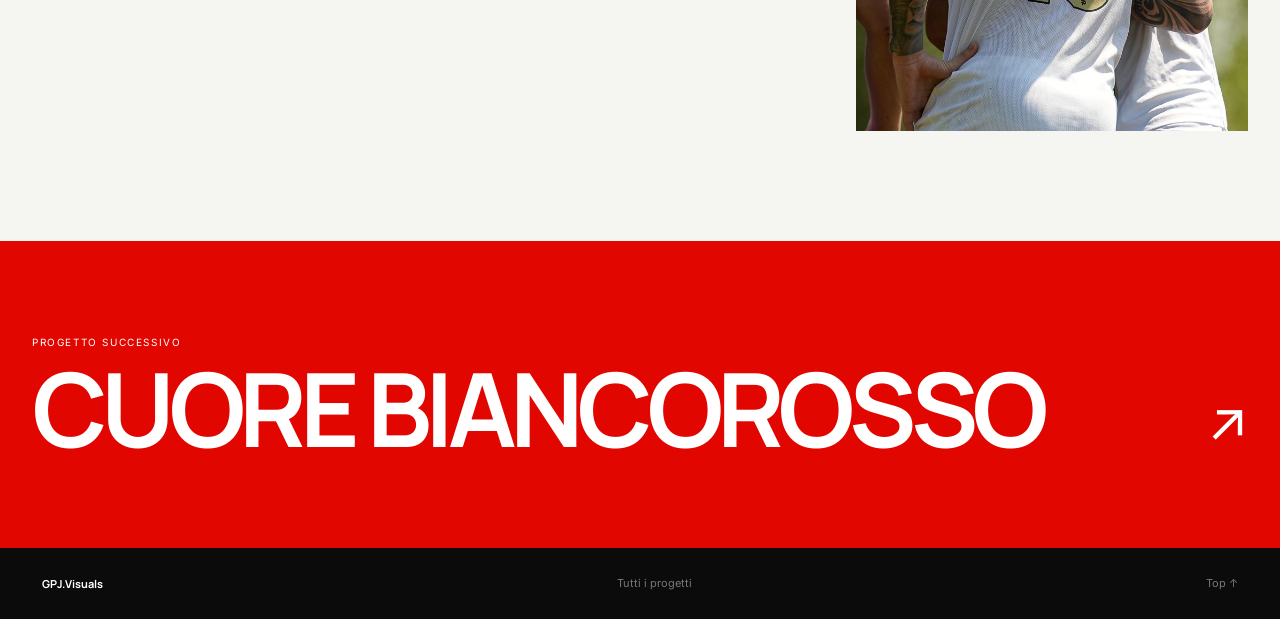
<file: projects/human-detail.html>
<!doctype html>
<html lang="it">

<head>
  <meta charset="utf-8">

  <meta
    name="viewport"
    content="width=device-width, initial-scale=1, viewport-fit=cover">

  <meta name="theme-color" content="#e10600">

  <meta
    name="description"
    content="7 Sins — reportage fotografico sulla squadra social, di Gianluca Paglionico.">

<!-- OPEN GRAPH / SOCIAL -->
<meta property="og:type" content="article">
<meta property="og:site_name" content="GPJ.Visuals">
<meta property="og:title" content="7 Sins — GPJ.Visuals">
<meta property="og:description" content="7 Sins — reportage fotografico sulla squadra social, di Gianluca Paglionico.">
<meta property="og:image" content="https://gianluphotographer-22.github.io/portfolio-gpj/images/7-sins/7-sins-cover.jpg">
<meta property="og:image:width" content="1200">
<meta property="og:url" content="https://gianluphotographer-22.github.io/portfolio-gpj/projects/human-detail.html">
<meta property="og:locale" content="it_IT">
<meta name="twitter:card" content="summary_large_image">
<meta name="twitter:title" content="7 Sins — GPJ.Visuals">
<meta name="twitter:description" content="7 Sins — reportage fotografico sulla squadra social, di Gianluca Paglionico.">
<meta name="twitter:image" content="https://gianluphotographer-22.github.io/portfolio-gpj/images/7-sins/7-sins-cover.jpg">


  <title>7 Sins — GPJ</title>

  <link rel="icon" type="image/png" href="../images/favicon.png">
  <link rel="apple-touch-icon" href="../images/favicon.png">

  <link rel="preconnect" href="https://fonts.googleapis.com">

  <link
    rel="preconnect"
    href="https://fonts.gstatic.com"
    crossorigin>

  <link
    href="https://fonts.googleapis.com/css2?family=Inter:wght@300;400;500;600;700&family=Manrope:wght@500;600;700;800&display=swap"
    rel="stylesheet">

  <link rel="stylesheet" href="../assets/css/style.css">

  <style>
    /* ==============================
       HERO ADATTIVO
    ============================== */

    .project-page .page-hero {
      position: relative;
      min-height: clamp(420px, 72svh, 850px);
      overflow: hidden;
      background: #111;
    }

    .project-page .page-hero > img {
      position: absolute;
      inset: 0;
      display: block;
      width: 100%;
      height: 100%;
      object-fit: cover;
      object-position: center;
    }

    .project-page .page-hero::after {
      content: "";
      position: absolute;
      inset: 0;
      z-index: 1;
      pointer-events: none;
      background:
        linear-gradient(
          180deg,
          rgba(0, 0, 0, 0.08) 20%,
          rgba(0, 0, 0, 0.7) 100%
        );
    }

    .project-page .page-hero-content {
      position: relative;
      z-index: 2;
    }


    /* ==============================
       GALLERIA ADATTIVA
    ============================== */

    .project-page .gallery-grid {
      display: block;
      width: 100%;
      margin-top: 40px;
      column-count: 3;
      column-gap: 20px;
    }

    .project-page .gallery-item {
      display: block;
      width: 100%;
      margin: 0 0 20px;
      padding: 0;
      overflow: hidden;
      break-inside: avoid;
      -webkit-column-break-inside: avoid;
      page-break-inside: avoid;
      appearance: none;
      border: 0;
      border-radius: 0;
      background: #111;
      cursor: zoom-in;
    }

    .project-page .gallery-item img {
      display: block;
      width: 100%;
      height: auto;
      max-width: 100%;
      object-fit: contain;
      transition:
        transform 0.55s cubic-bezier(0.2, 0.8, 0.2, 1),
        opacity 0.35s ease;
    }

    .project-page .gallery-item:hover img {
      transform: scale(1.025);
    }

    .project-page .gallery-item:focus-visible {
      outline: 3px solid #e10600;
      outline-offset: 4px;
    }


    /* ==============================
       VIDEO RESPONSIVO
    ============================== */

    .project-page .video-frame {
      position: relative;
      width: 100%;
      overflow: hidden;
      aspect-ratio: 16 / 9;
      background: #000;
    }

    .project-page .video-frame video {
      display: block;
      width: 100%;
      height: 100%;
      object-fit: contain;
      background: #000;
    }


    /* ==============================
       LIGHTBOX RESPONSIVA
    ============================== */

    .project-page .lightbox {
      position: fixed;
      inset: 0;
      z-index: 9999;
      display: flex;
      align-items: center;
      justify-content: center;
      padding:
        max(24px, env(safe-area-inset-top))
        max(24px, env(safe-area-inset-right))
        max(24px, env(safe-area-inset-bottom))
        max(24px, env(safe-area-inset-left));
      visibility: hidden;
      opacity: 0;
      background: rgba(0, 0, 0, 0.94);
      transition:
        opacity 0.3s ease,
        visibility 0.3s ease;
    }

    .project-page .lightbox.is-open,
    .project-page .lightbox.active,
    .project-page .lightbox[aria-hidden="false"] {
      visibility: visible;
      opacity: 1;
    }

    .project-page .lightbox img {
      display: block;
      width: auto;
      height: auto;
      max-width: 94vw;
      max-height: 90svh;
      object-fit: contain;
    }

    .project-page .lightbox-close {
      position: absolute;
      top: max(20px, env(safe-area-inset-top));
      right: max(20px, env(safe-area-inset-right));
      z-index: 2;
      display: grid;
      width: 48px;
      height: 48px;
      padding: 0;
      place-items: center;
      border: 1px solid rgba(255, 255, 255, 0.35);
      border-radius: 50%;
      color: #fff;
      background: rgba(0, 0, 0, 0.5);
      font-size: 32px;
      line-height: 1;
      cursor: pointer;
    }


    /* ==============================
       TABLET
    ============================== */

    @media (max-width: 1024px) {
      .project-page .gallery-grid {
        column-count: 2;
        column-gap: 16px;
      }

      .project-page .gallery-item {
        margin-bottom: 16px;
      }
    }


    /* ==============================
       SMARTPHONE
    ============================== */

    @media (max-width: 640px) {
      .project-page .page-hero {
        min-height: 65svh;
      }

      .project-page .gallery-grid {
        margin-top: 28px;
        column-count: 1;
      }

      .project-page .gallery-item {
        margin-bottom: 14px;
      }

      .project-page .lightbox {
        padding: 14px;
      }

      .project-page .lightbox img {
        max-width: 100%;
        max-height: 85svh;
      }

      .project-page .lightbox-close {
        top: 14px;
        right: 14px;
        width: 44px;
        height: 44px;
      }
    }


    /* Riduce le animazioni se richiesto dal dispositivo */

    @media (prefers-reduced-motion: reduce) {
      .project-page .gallery-item img,
      .project-page .lightbox {
        transition: none;
      }
    }
  </style>
</head>

<body class="project-page">

  <!-- HEADER -->
  <header class="site-header">

    <a class="brand" href="../index.html">
      <span class="brand-mark">
        <img loading="lazy" decoding="async" src="../images/gpj-mark.png" alt="" width="64" height="64">
      </span>
      <span class="brand-name">GIANLUCA PAGLIONICO</span>
    </a>

    <nav class="nav" aria-label="Navigazione principale">
      <a href="../index.html#work">Portfolio</a>
      <a href="../index.html#about">Chi sono</a>
      <a href="../index.html#contact">Contatti</a>
      <a href="../numeri.html">Numeri</a>
    </nav>

    <a class="header-contact" href="../index.html#contact">
      Parliamone
    </a>

    <button
      class="menu-btn"
      type="button"
      aria-label="Apri menu"
      aria-expanded="false">
      ☰
    </button>

  </header>


  <main>

    <!-- HERO -->
    <section class="page-hero">

      <img loading="lazy" decoding="async"
        src="../images/7-sins/7-sins-cover.jpg"
        alt="7 SINS"
        fetchpriority="high"
        decoding="async">

      <div class="container page-hero-content reveal">
        <div class="eyebrow project-category">
          CONTENT SQUADRA
        </div>

        <h1>7 SINS</h1>
      </div>

    </section>


    <!-- INFORMAZIONI PROGETTO -->
    <section class="project-info">

      <div class="container project-info-grid">

        <div class="reveal">
          <p class="project-intro">
            Non una partita da raccontare, ma una squadra. I 7 Sins sono un progetto calcistico nato sui social, e questo reportage segue la loro giornata tipo: l&rsquo;allenamento, i duelli, gli sfottò tra compagni, il pubblico dietro la rete che chiede un selfie, l&rsquo;abbraccio dopo il gol. Meno cronaca di gara, più il clima che si respira attorno a un gruppo.
          </p>
        </div>

        <div class="project-facts reveal">

          <div class="fact">
            <small>Soggetto</small>
            <strong>7 Sins</strong>
          </div>

          <div class="fact">
            <small>Formato</small>
            <strong>Content squadra</strong>
          </div>

          <div class="fact">
            <small>Ambito</small>
            <strong>Calcio sociale</strong>
          </div>

          <div class="fact">
            <small>Output</small>
            <strong>Reportage foto</strong>
          </div>

        </div>

      </div>

    </section>


    <!-- GALLERIA -->
    <section class="gallery-section">

      <div class="container">

        <div class="eyebrow red reveal">
          Galleria
        </div>

        <h2 class="gallery-title reveal">
          DENTRO IL GRUPPO
        </h2>

        <div class="gallery-grid">

          <button
            class="gallery-item"
            type="button"
            aria-label="Apri immagine 1">

            <img
              src="../images/7-sins/7-sins-1.jpg"
              alt="7 Sins &mdash; immagine 1"
              loading="lazy"
              decoding="async">

          </button>

          <button
            class="gallery-item"
            type="button"
            aria-label="Apri immagine 2">

            <img
              src="../images/7-sins/7-sins-2.jpg"
              alt="7 Sins &mdash; immagine 2"
              loading="lazy"
              decoding="async">

          </button>

          <button
            class="gallery-item"
            type="button"
            aria-label="Apri immagine 3">

            <img
              src="../images/7-sins/7-sins-3.jpg"
              alt="7 Sins &mdash; immagine 3"
              loading="lazy"
              decoding="async">

          </button>

          <button
            class="gallery-item"
            type="button"
            aria-label="Apri immagine 4">

            <img
              src="../images/7-sins/7-sins-4.jpg"
              alt="7 Sins &mdash; immagine 4"
              loading="lazy"
              decoding="async">

          </button>

          <button
            class="gallery-item"
            type="button"
            aria-label="Apri immagine 5">

            <img
              src="../images/7-sins/7-sins-5.jpg"
              alt="7 Sins &mdash; immagine 5"
              loading="lazy"
              decoding="async">

          </button>

          <button
            class="gallery-item"
            type="button"
            aria-label="Apri immagine 6">

            <img
              src="../images/7-sins/7-sins-6.jpg"
              alt="7 Sins &mdash; immagine 6"
              loading="lazy"
              decoding="async">

          </button>

          <button
            class="gallery-item"
            type="button"
            aria-label="Apri immagine 7">

            <img
              src="../images/7-sins/7-sins-7.jpg"
              alt="7 Sins &mdash; immagine 7"
              loading="lazy"
              decoding="async">

          </button>

          <button
            class="gallery-item"
            type="button"
            aria-label="Apri immagine 8">

            <img
              src="../images/7-sins/7-sins-8.jpg"
              alt="7 Sins &mdash; immagine 8"
              loading="lazy"
              decoding="async">

          </button>

          <button
            class="gallery-item"
            type="button"
            aria-label="Apri immagine 9">

            <img
              src="../images/7-sins/7-sins-9.jpg"
              alt="7 Sins &mdash; immagine 9"
              loading="lazy"
              decoding="async">

          </button>

          <button
            class="gallery-item"
            type="button"
            aria-label="Apri immagine 10">

            <img
              src="../images/7-sins/7-sins-10.jpg"
              alt="7 Sins &mdash; immagine 10"
              loading="lazy"
              decoding="async">

          </button>

          <button
            class="gallery-item"
            type="button"
            aria-label="Apri immagine 11">

            <img
              src="../images/7-sins/7-sins-11.jpg"
              alt="7 Sins &mdash; immagine 11"
              loading="lazy"
              decoding="async">

          </button>

          <button
            class="gallery-item"
            type="button"
            aria-label="Apri immagine 12">

            <img
              src="../images/7-sins/7-sins-12.jpg"
              alt="7 Sins &mdash; immagine 12"
              loading="lazy"
              decoding="async">

          </button>

          <button
            class="gallery-item"
            type="button"
            aria-label="Apri immagine 13">

            <img
              src="../images/7-sins/7-sins-13.jpg"
              alt="7 Sins &mdash; immagine 13"
              loading="lazy"
              decoding="async">

          </button>

          <button
            class="gallery-item"
            type="button"
            aria-label="Apri immagine 14">

            <img
              src="../images/7-sins/7-sins-14.jpg"
              alt="7 Sins &mdash; immagine 14"
              loading="lazy"
              decoding="async">

          </button>

          <button
            class="gallery-item"
            type="button"
            aria-label="Apri immagine 15">

            <img
              src="../images/7-sins/7-sins-15.jpg"
              alt="7 Sins &mdash; immagine 15"
              loading="lazy"
              decoding="async">

          </button>

          <button
            class="gallery-item"
            type="button"
            aria-label="Apri immagine 16">

            <img
              src="../images/7-sins/7-sins-16.jpg"
              alt="7 Sins &mdash; immagine 16"
              loading="lazy"
              decoding="async">

          </button>

          <button
            class="gallery-item"
            type="button"
            aria-label="Apri immagine 17">

            <img
              src="../images/7-sins/7-sins-17.jpg"
              alt="7 Sins &mdash; immagine 17"
              loading="lazy"
              decoding="async">

          </button>

        </div>

      </div>

    </section>

    <!-- PROGETTO SUCCESSIVO -->
    <section class="next-project">

      <div class="container">

        <div class="next-label">
          Progetto successivo
        </div>

        <a href="cuore-biancorosso.html">

          <h2>CUORE BIANCOROSSO</h2>

          <span class="next-arrow" aria-hidden="true">
            ↗
          </span>

        </a>

      </div>

    </section>

  </main>


  <!-- FOOTER -->
  <footer>

    <strong>GPJ.Visuals</strong>

    <a href="../index.html#work">
      Tutti i progetti
    </a>

    <a href="#">
      Top ↑
    </a>

  </footer>


  <!-- LIGHTBOX -->
  <div
    class="lightbox"
    role="dialog"
    aria-modal="true"
    aria-label="Anteprima immagine"
    aria-hidden="true">

    <button
      class="lightbox-close"
      type="button"
      aria-label="Chiudi anteprima">
      ×
    </button>

    <img loading="lazy" decoding="async" alt="Anteprima immagine">

  </div>


  <!-- SCRIPT PRINCIPALE -->
  <script src="../assets/js/main.js"></script>
  <script data-goatcounter="https://TUOCODICE.goatcounter.com/count" async src="//gc.zgo.at/count.js"></script>

</body>

</html>
</file>
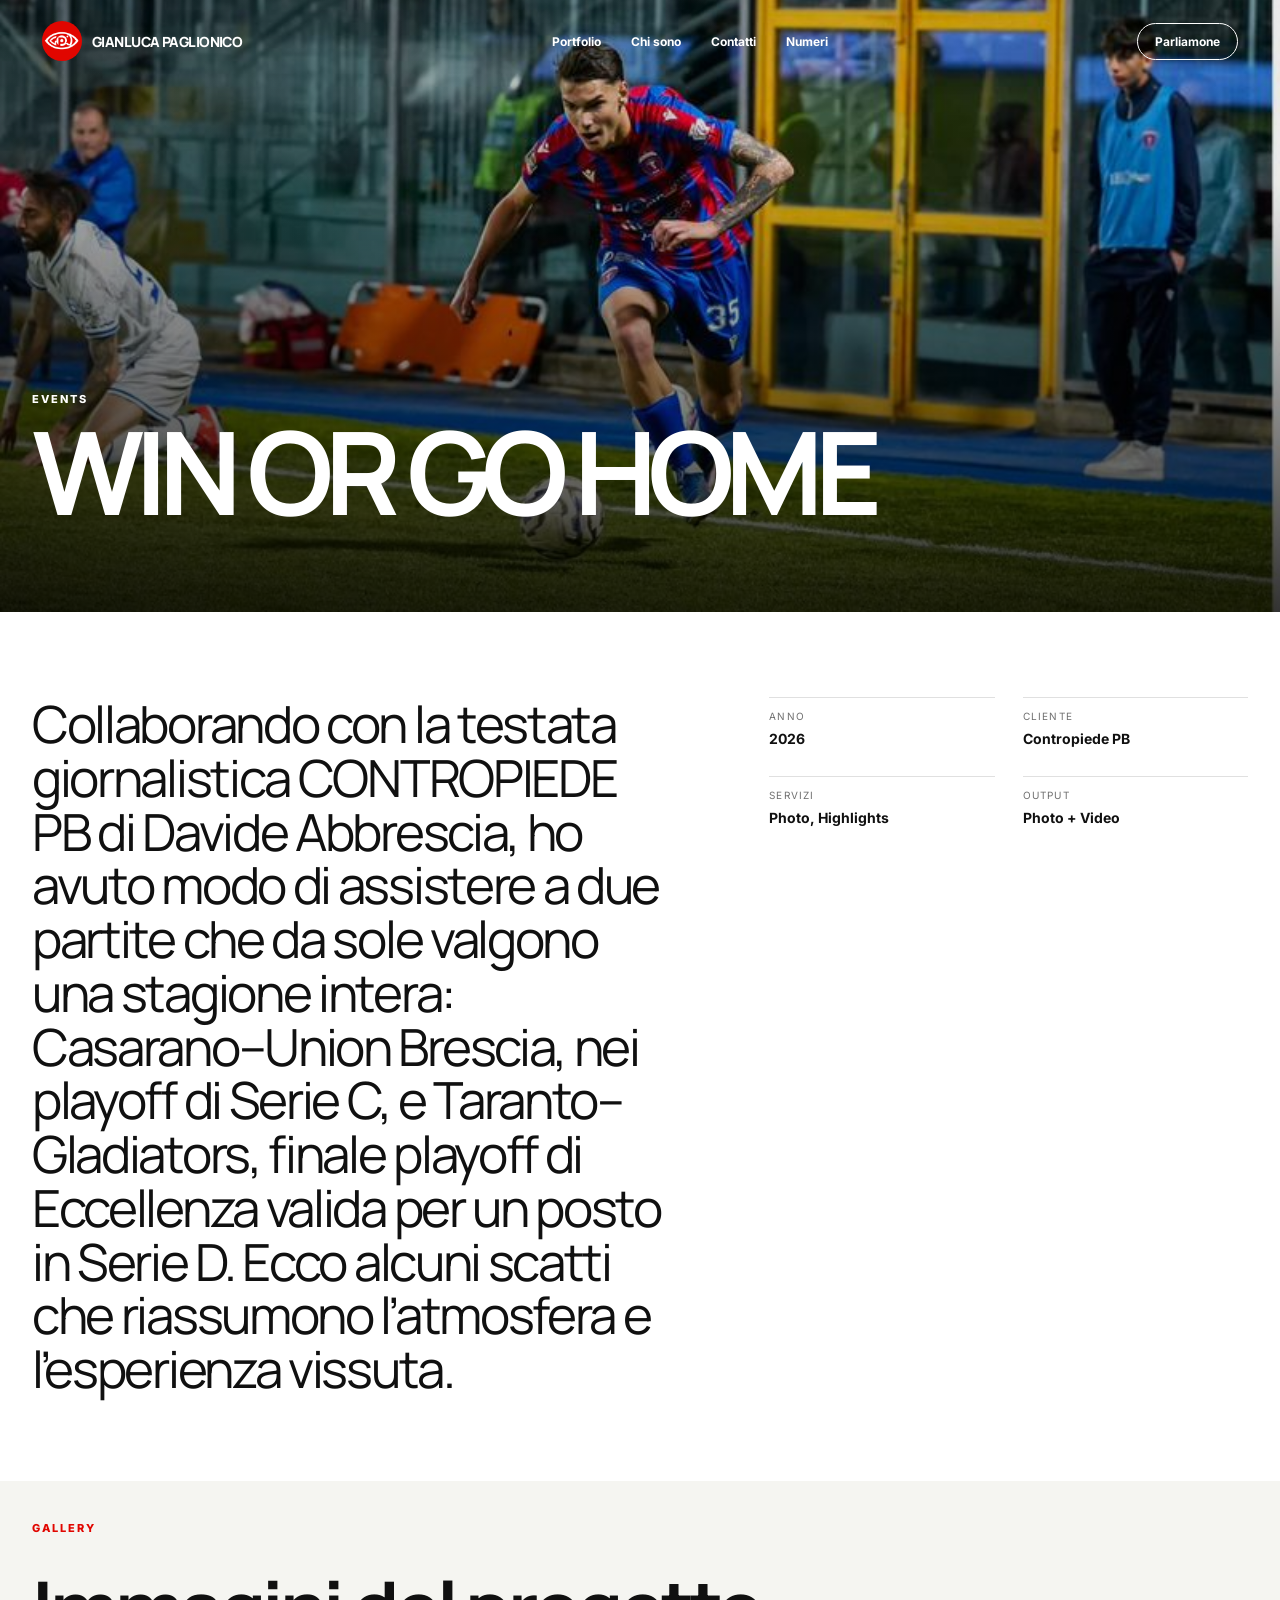
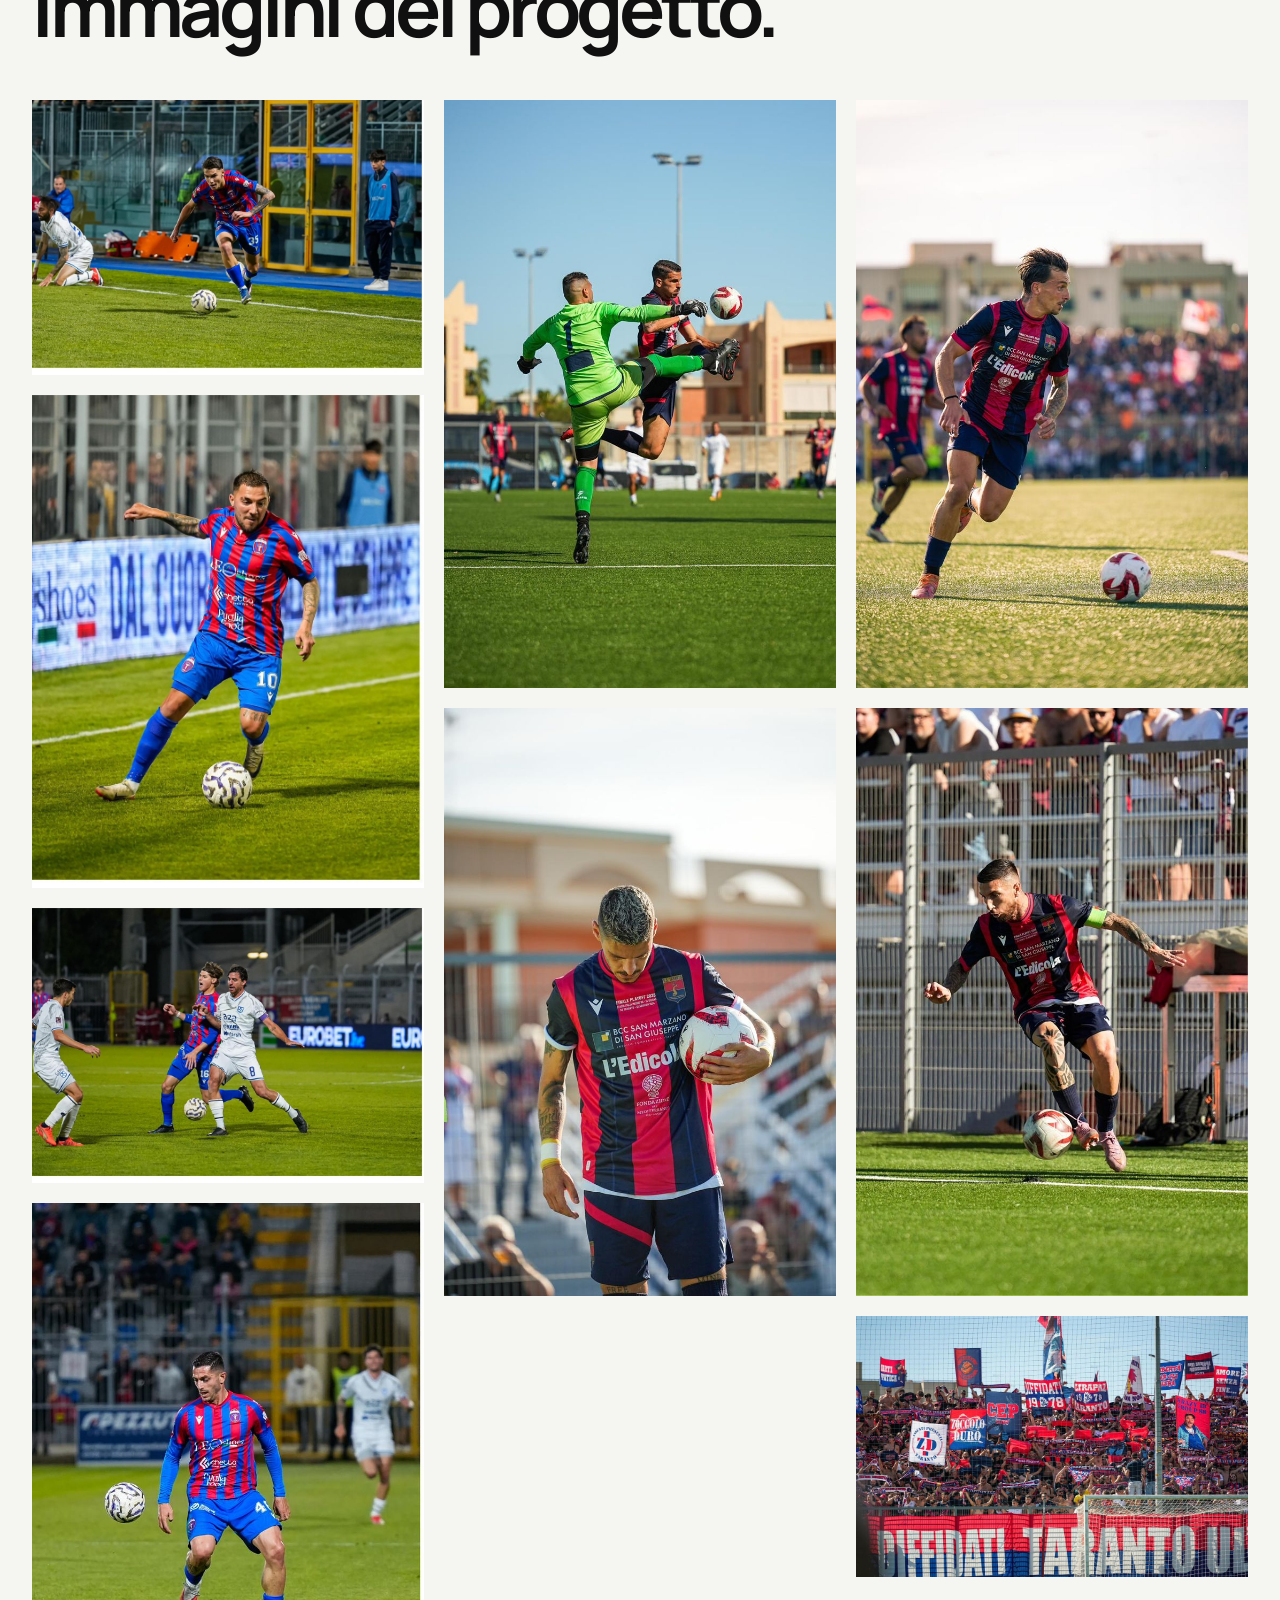
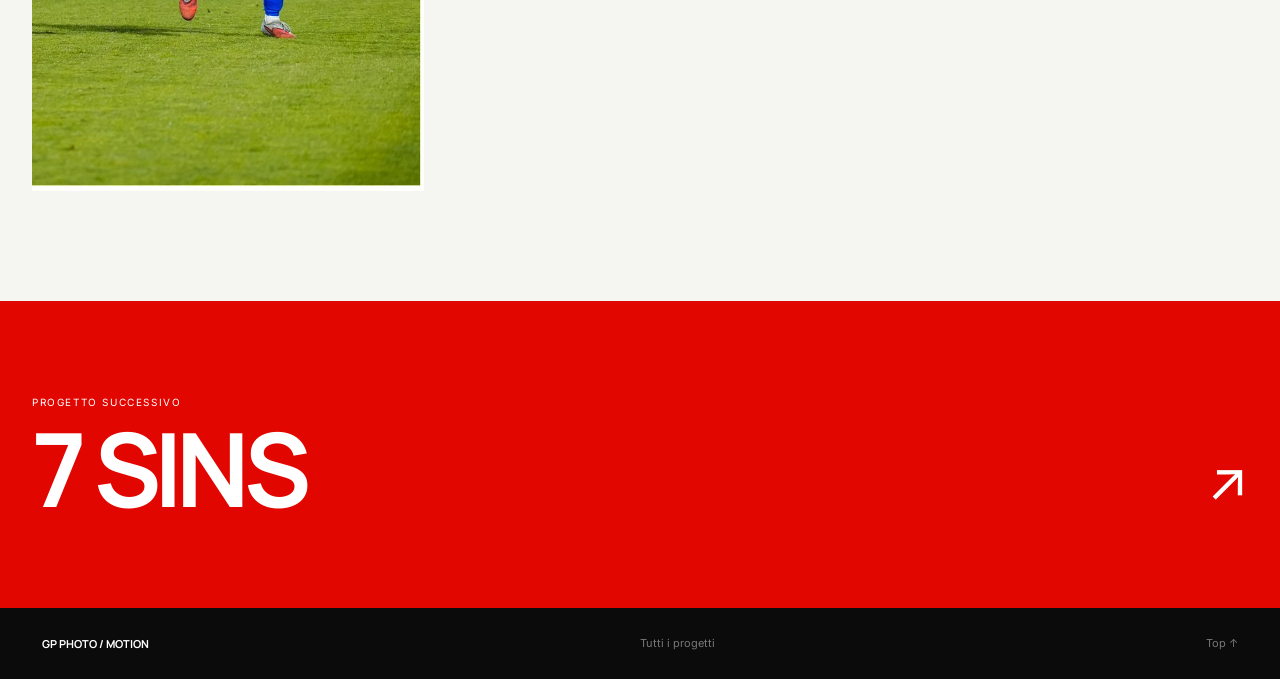
<file: projects/live-atmosphere.html>
<!doctype html>
<html lang="it">
<head>
  <meta charset="utf-8">
  <meta name="viewport" content="width=device-width, initial-scale=1, viewport-fit=cover">
  <meta name="theme-color" content="#e10600">
  <meta
    name="description"
    content="WIN OR GO HOME — reportage fotografico e video realizzato da Gianluca Paglionico per Contropiede PB.">

<!-- OPEN GRAPH / SOCIAL -->
<meta property="og:type" content="article">
<meta property="og:site_name" content="GPJ.Visuals">
<meta property="og:title" content="Win or Go Home — GPJ.Visuals">
<meta property="og:description" content="WIN OR GO HOME — reportage fotografico e video realizzato da Gianluca Paglionico per Contropiede PB.">
<meta property="og:image" content="https://gianluphotographer-22.github.io/portfolio-gpj/images/live-atmosphere-cover.jpg">
<meta property="og:image:width" content="1200">
<meta property="og:url" content="https://gianluphotographer-22.github.io/portfolio-gpj/projects/live-atmosphere.html">
<meta property="og:locale" content="it_IT">
<meta name="twitter:card" content="summary_large_image">
<meta name="twitter:title" content="Win or Go Home — GPJ.Visuals">
<meta name="twitter:description" content="WIN OR GO HOME — reportage fotografico e video realizzato da Gianluca Paglionico per Contropiede PB.">
<meta name="twitter:image" content="https://gianluphotographer-22.github.io/portfolio-gpj/images/live-atmosphere-cover.jpg">


  <title>WIN OR GO HOME — GPJ</title>

  <link rel="icon" type="image/png" href="../images/favicon.png">
  <link rel="apple-touch-icon" href="../images/favicon.png">

  <link rel="preconnect" href="https://fonts.googleapis.com">
  <link rel="preconnect" href="https://fonts.gstatic.com" crossorigin>
  <link
    href="https://fonts.googleapis.com/css2?family=Inter:wght@300;400;500;600;700&family=Manrope:wght@500;600;700;800&display=swap"
    rel="stylesheet">

  <link rel="stylesheet" href="../assets/css/style.css">

  <style>
    /* WIN OR GO HOME — adattamento della pagina progetto */

    body.project-page {
      overflow-x: clip;
    }

    .project-page img,
    .project-page video {
      max-width: 100%;
    }

    /* Hero */
    .project-page .page-hero {
      position: relative;
      min-height: clamp(480px, 74svh, 820px);
      overflow: hidden;
      isolation: isolate;
      background: #080808;
    }

    .project-page .page-hero > img {
      position: absolute;
      inset: 0;
      z-index: -2;
      width: 100%;
      height: 100%;
      object-fit: cover;
      object-position: center;
    }

    .project-page .page-hero::after {
      content: "";
      position: absolute;
      inset: 0;
      z-index: -1;
      pointer-events: none;
      background:
        linear-gradient(180deg, rgba(0, 0, 0, .08) 30%, rgba(0, 0, 0, .8) 100%),
        linear-gradient(90deg, rgba(0, 0, 0, .3), transparent 60%);
    }

    .project-page .page-hero-content {
      position: relative;
      display: flex;
      min-height: inherit;
      flex-direction: column;
      justify-content: flex-end;
      padding-bottom: clamp(42px, 7vw, 92px);
    }

    .project-page .page-hero h1 {
      max-width: 100%;
      overflow-wrap: anywhere;
      font-size: clamp(3rem, 9vw, 9rem);
      line-height: .88;
    }

    /* Informazioni */
    .project-page .project-info-grid {
      display: grid;
      grid-template-columns: minmax(0, 1.15fr) minmax(320px, .85fr);
      gap: clamp(40px, 7vw, 110px);
      align-items: start;
    }

    .project-page .project-facts {
      display: grid;
      grid-template-columns: repeat(2, minmax(0, 1fr));
    }

    .project-page .project-intro,
    .project-page .video-head p {
      max-width: 68ch;
      overflow-wrap: break-word;
    }

    /* Galleria: formato originale, nessun taglio */
    .project-page .gallery-grid {
      display: block;
      width: 100%;
      margin-top: 40px;
      column-count: 3;
      column-gap: 20px;
    }

    .project-page .gallery-item {
      display: block;
      width: 100%;
      margin: 0 0 20px;
      padding: 0;
      overflow: hidden;
      break-inside: avoid;
      -webkit-column-break-inside: avoid;
      appearance: none;
      border: 0;
      border-radius: 0;
      background: #111;
      cursor: zoom-in;
    }

    .project-page .gallery-item img,
    .project-page .gallery-item:nth-child(even) img {
      display: block;
      width: 100%;
      height: auto;
      max-width: 100%;
      aspect-ratio: auto !important;
      object-fit: contain;
      transition: transform .55s cubic-bezier(.2, .8, .2, 1);
    }

    @media (hover: hover) and (pointer: fine) {
      .project-page .gallery-item:hover img {
        transform: scale(1.025);
      }
    }

    .project-page .gallery-item:focus-visible,
    .project-page .lightbox-close:focus-visible {
      outline: 3px solid #e10600;
      outline-offset: 4px;
    }

    /* Video */
    .project-page .video-head {
      display: grid;
      grid-template-columns: minmax(0, 1fr) minmax(300px, .72fr);
      gap: clamp(30px, 6vw, 90px);
      align-items: end;
    }

    .project-page .video-frame {
      width: 100%;
      aspect-ratio: 16 / 9;
      overflow: hidden;
      background: #000;
    }

    .project-page .video-frame video {
      display: block;
      width: 100%;
      height: 100%;
      object-fit: contain;
    }

    /* Lightbox */
    .project-page .lightbox {
      position: fixed;
      inset: 0;
      z-index: 9999;
      display: flex;
      align-items: center;
      justify-content: center;
      padding: clamp(16px, 4vw, 54px);
      visibility: hidden;
      opacity: 0;
      pointer-events: none;
      background: rgba(0, 0, 0, .94);
      transition: opacity .25s ease, visibility .25s ease;
    }

    .project-page .lightbox.active,
    .project-page .lightbox.is-open,
    .project-page .lightbox.open,
    .project-page .lightbox[aria-hidden="false"] {
      visibility: visible;
      opacity: 1;
      pointer-events: auto;
    }

    .project-page .lightbox img {
      display: block;
      width: auto;
      height: auto;
      max-width: min(94vw, 1800px);
      max-height: 88svh;
      object-fit: contain;
    }

    .project-page .lightbox-close {
      position: absolute;
      top: max(14px, env(safe-area-inset-top));
      right: max(16px, env(safe-area-inset-right));
      z-index: 2;
    }

    @media (min-width: 1051px) and (max-width: 1280px) {
      .project-page .page-hero {
        min-height: clamp(460px, 68svh, 700px);
      }
    }

    /* Tablet */
    @media (max-width: 1050px) {
      .project-page .project-info-grid,
      .project-page .video-head {
        grid-template-columns: 1fr;
        gap: 38px;
      }
    }

    @media (max-width: 1024px) {
      .project-page .gallery-grid {
        column-count: 2;
        column-gap: 16px;
      }

      .project-page .gallery-item {
        margin-bottom: 16px;
      }
    }

    /* Smartphone */
    @media (max-width: 760px) {
      .project-page .page-hero {
        min-height: clamp(380px, 60svh, 560px);
      }

      .project-page .page-hero-content {
        padding-bottom: 30px;
      }

      .project-page .page-hero h1 {
        font-size: clamp(2.5rem, 13vw, 4.6rem);
      }

      .project-page .project-info-grid,
      .project-page .video-head {
        gap: 28px;
      }

      .project-page .project-facts {
        grid-template-columns: repeat(2, minmax(0, 1fr));
      }

      .project-page .lightbox {
        padding: 14px;
      }

      .project-page .lightbox img {
        max-width: 100%;
        max-height: 82svh;
      }
    }

    @media (max-width: 640px) {
      .project-page .gallery-grid {
        margin-top: 28px;
        column-count: 1;
      }

      .project-page .gallery-item {
        margin-bottom: 14px;
      }
    }

    @media (max-width: 399px) {
      .project-page .page-hero {
        min-height: 350px;
      }

      .project-page .page-hero h1 {
        font-size: clamp(2.25rem, 13vw, 3.2rem);
      }

      .project-page .project-facts {
        grid-template-columns: 1fr;
      }
    }

    @media (prefers-reduced-motion: reduce) {
      html {
        scroll-behavior: auto;
      }

      .project-page .gallery-item img,
      .project-page .lightbox {
        transition: none;
      }
    }
  </style>
</head>

<body class="project-page">
  <header class="site-header">
    <a class="brand" href="../index.html" aria-label="GPJ Visuals — Home">
      <span class="brand-mark">
        <img loading="lazy" decoding="async" src="../images/gpj-mark.png" alt="" width="64" height="64">
      </span>
      <span class="brand-name">GIANLUCA PAGLIONICO</span>
    </a>

    <nav class="nav" aria-label="Navigazione principale">
      <a href="../index.html#work">Portfolio</a>
      <a href="../index.html#about">Chi sono</a>
      <a href="../index.html#contact">Contatti</a>
      <a href="../numeri.html">Numeri</a>
    </nav>

    <a class="header-contact" href="../index.html#contact">Parliamone</a>

    <button
      class="menu-btn"
      type="button"
      aria-label="Apri il menu"
      aria-expanded="false">
      ☰
    </button>
  </header>

  <main id="top">
    <section class="page-hero">
      <img loading="lazy" decoding="async"
        src="../images/live-atmosphere-cover.jpg"
        alt="WIN OR GO HOME"
        fetchpriority="high"
        decoding="async">

      <div class="container page-hero-content reveal">
        <div class="eyebrow project-category">EVENTS</div>
        <h1>WIN OR GO HOME</h1>
      </div>
    </section>

    <section class="project-info">
      <div class="container project-info-grid">
        <div class="reveal">
          <p class="project-intro">
            Collaborando con la testata giornalistica CONTROPIEDE PB di Davide
            Abbrescia, ho avuto modo di assistere a due partite che da sole
            valgono una stagione intera: Casarano–Union Brescia, nei playoff di
            Serie C, e Taranto–Gladiators, finale playoff di Eccellenza valida
            per un posto in Serie D. Ecco alcuni scatti che riassumono
            l’atmosfera e l’esperienza vissuta.
          </p>
        </div>

        <div class="project-facts reveal">
          <div class="fact">
            <small>Anno</small>
            <strong>2026</strong>
          </div>

          <div class="fact">
            <small>Cliente</small>
            <strong>Contropiede PB</strong>
          </div>

          <div class="fact">
            <small>Servizi</small>
            <strong>Photo, Highlights</strong>
          </div>

          <div class="fact">
            <small>Output</small>
            <strong>Photo + Video</strong>
          </div>
        </div>
      </div>
    </section>

    <section class="gallery-section">
      <div class="container">
        <div class="eyebrow red reveal">Gallery</div>
        <h2 class="gallery-title reveal">Immagini del progetto.</h2>

        <div class="gallery-grid">
          <button class="gallery-item" type="button" aria-label="Apri immagine 1">
            <img src="../images/live-atmosphere-1.jpg" alt="WIN OR GO HOME — immagine 1" loading="lazy" decoding="async">
          </button>

          <button class="gallery-item" type="button" aria-label="Apri immagine 2">
            <img src="../images/live-atmosphere-2.jpg" alt="WIN OR GO HOME — immagine 2" loading="lazy" decoding="async">
          </button>

          <button class="gallery-item" type="button" aria-label="Apri immagine 3">
            <img src="../images/live-atmosphere-3.jpg" alt="WIN OR GO HOME — immagine 3" loading="lazy" decoding="async">
          </button>

          

          <button class="gallery-item" type="button" aria-label="Apri immagine 4">
            <img src="../images/live-atmosphere-5.jpg" alt="WIN OR GO HOME — immagine 4" loading="lazy" decoding="async">
          </button>

          <button class="gallery-item" type="button" aria-label="Apri immagine 5">
            <img src="../images/live-atmosphere-6.jpg" alt="WIN OR GO HOME — immagine 5" loading="lazy" decoding="async">
          </button>

          <button class="gallery-item" type="button" aria-label="Apri immagine 6">
            <img src="../images/live-atmosphere-7.jpg" alt="WIN OR GO HOME — immagine 6" loading="lazy" decoding="async">
          </button>

          <button class="gallery-item" type="button" aria-label="Apri immagine 7">
            <img src="../images/live-atmosphere-8.jpg" alt="WIN OR GO HOME — immagine 7" loading="lazy" decoding="async">
          </button>

          <button class="gallery-item" type="button" aria-label="Apri immagine 8">
            <img src="../images/live-atmosphere-9.jpg" alt="WIN OR GO HOME — immagine 8" loading="lazy" decoding="async">
          </button>

          <button class="gallery-item" type="button" aria-label="Apri immagine 9">
            <img src="../images/live-atmosphere-10.jpg" alt="WIN OR GO HOME — immagine 9" loading="lazy" decoding="async">
          </button>
        </div>
      </div>
    </section>


    <section class="next-project">
      <div class="container">
        <div class="next-label">Progetto successivo</div>

        <a href="human-detail.html">
          <h2>7 SINS</h2>
          <span class="next-arrow" aria-hidden="true">↗</span>
        </a>
      </div>
    </section>
  </main>

  <footer>
    <strong>GP PHOTO / MOTION</strong>
    <a href="../index.html#work">Tutti i progetti</a>
    <a href="#top">Top ↑</a>
  </footer>

  <div
    class="lightbox"
    role="dialog"
    aria-modal="true"
    aria-label="Anteprima immagine"
    aria-hidden="true">
    <button class="lightbox-close" type="button" aria-label="Chiudi anteprima">×</button>
    <img loading="lazy" decoding="async" alt="Anteprima immagine">
  </div>

  <script src="../assets/js/main.js"></script>
  <script data-goatcounter="https://TUOCODICE.goatcounter.com/count" async src="//gc.zgo.at/count.js"></script>
</body>
</html>
</file>
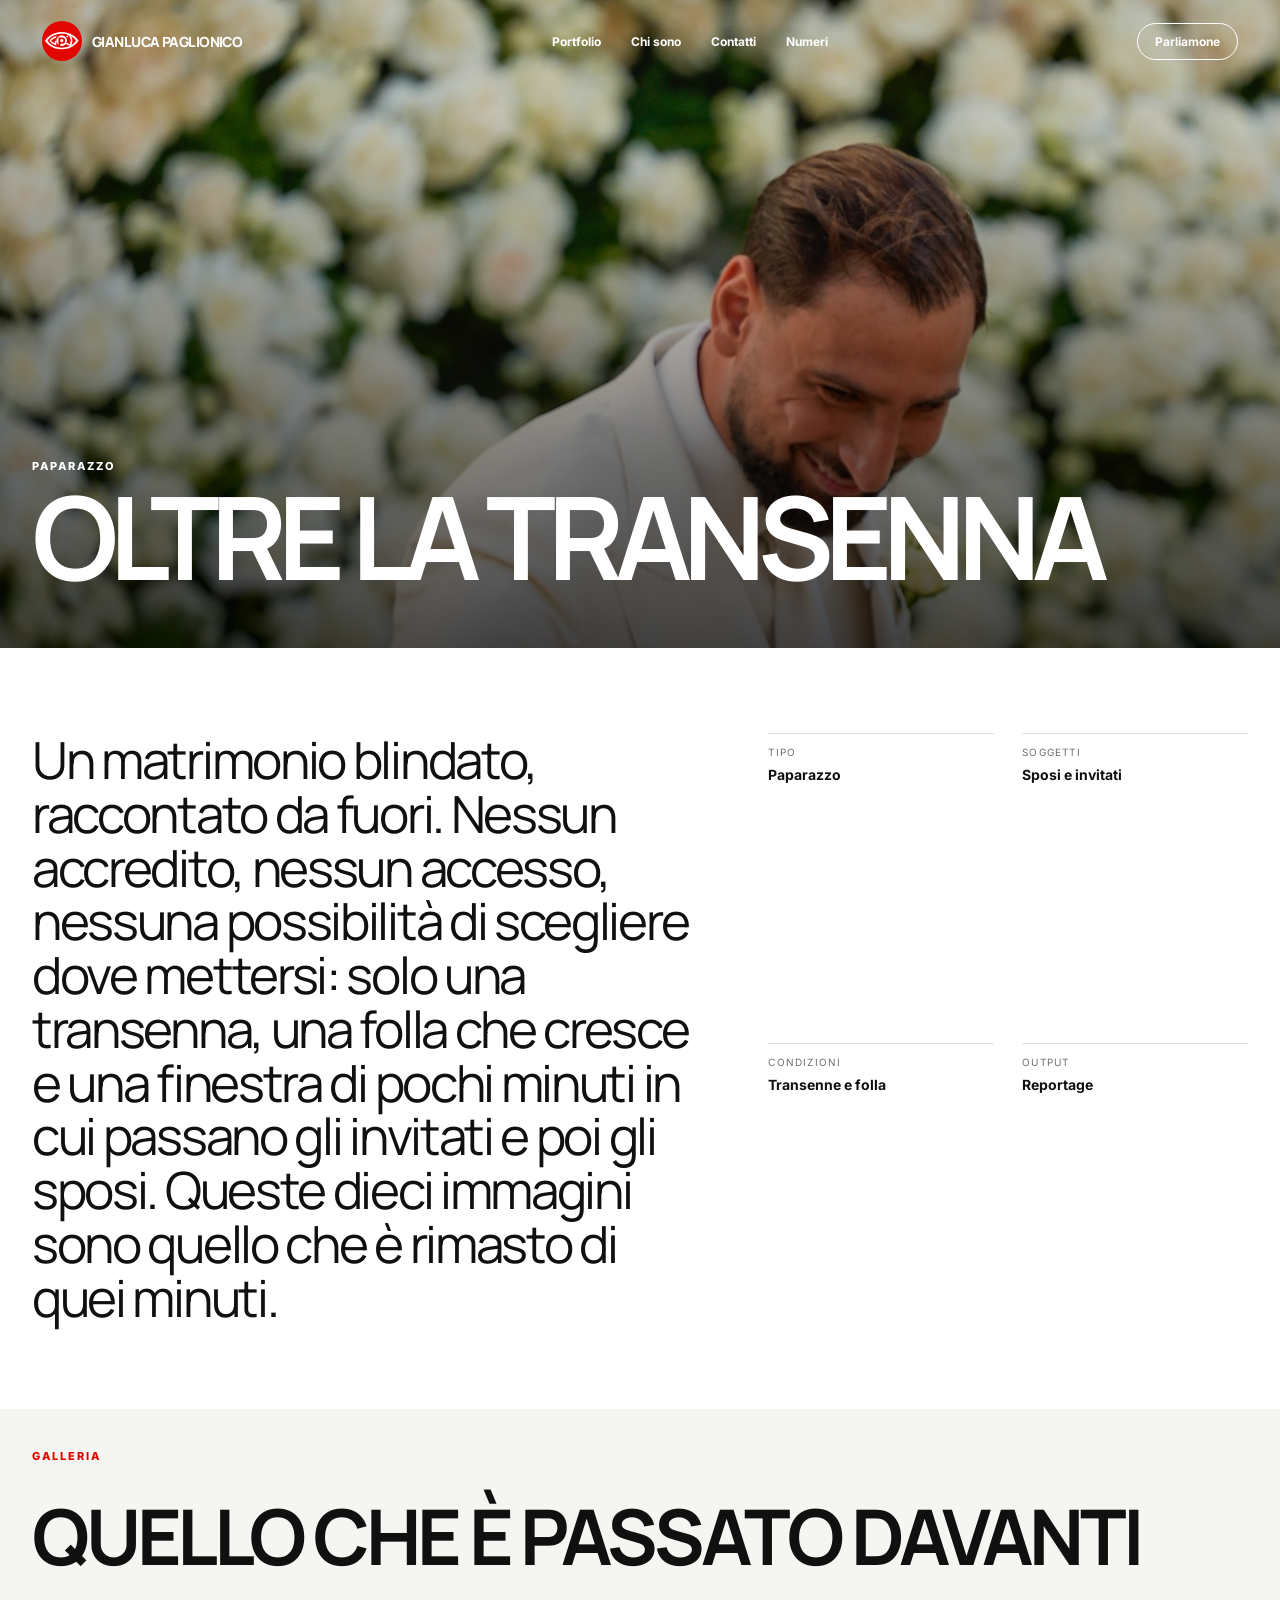
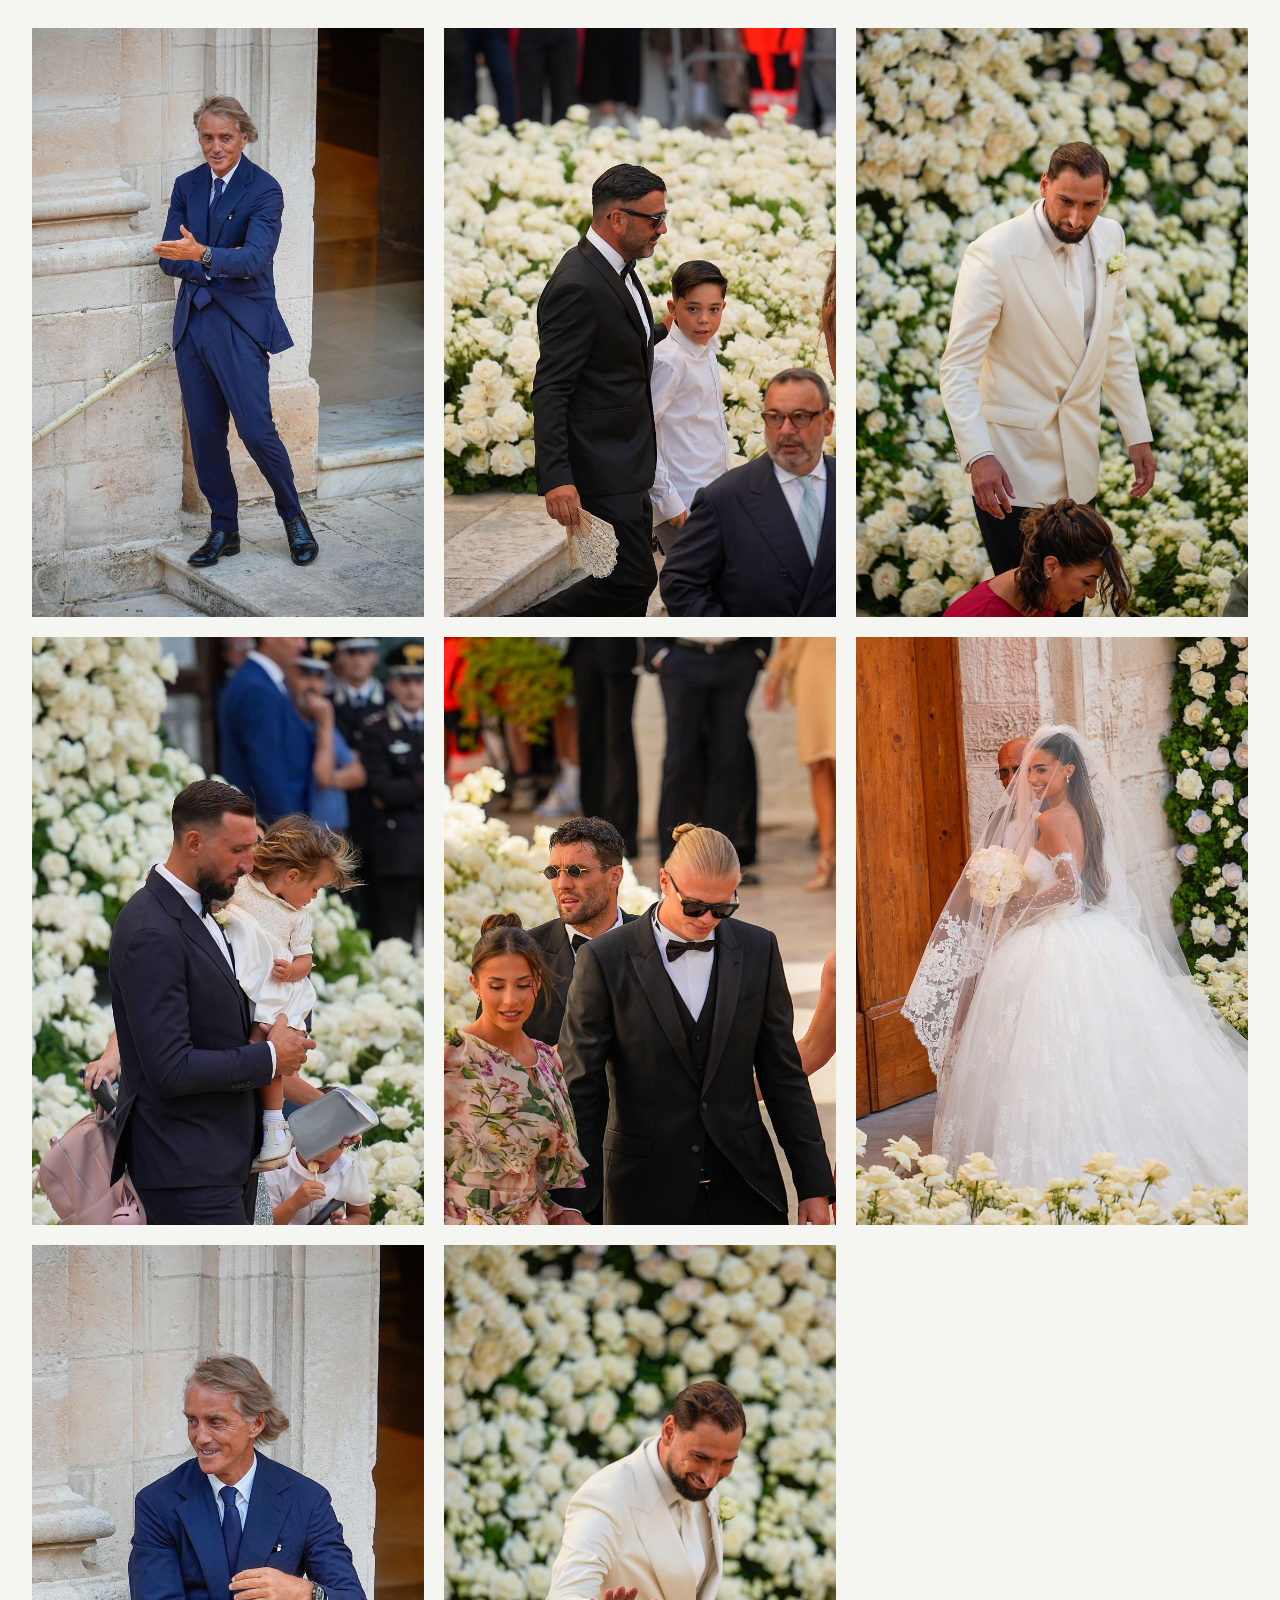
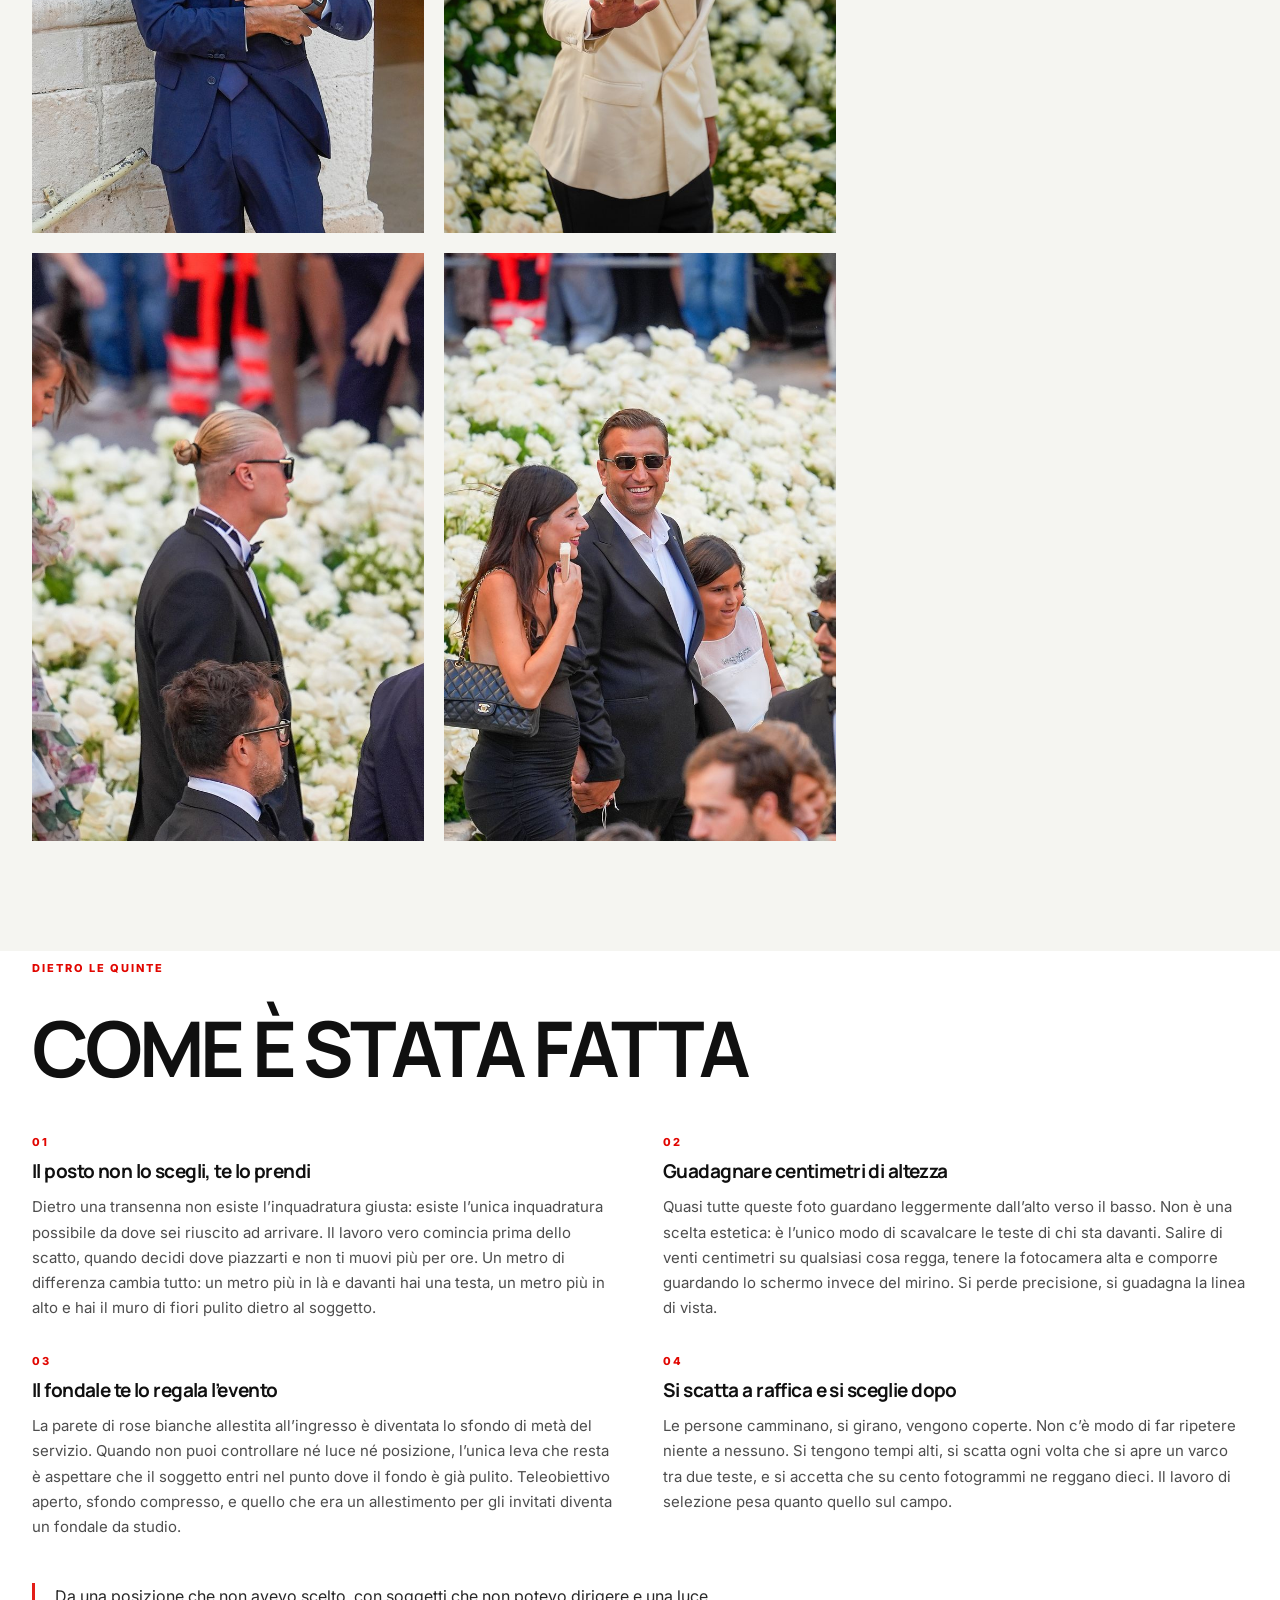
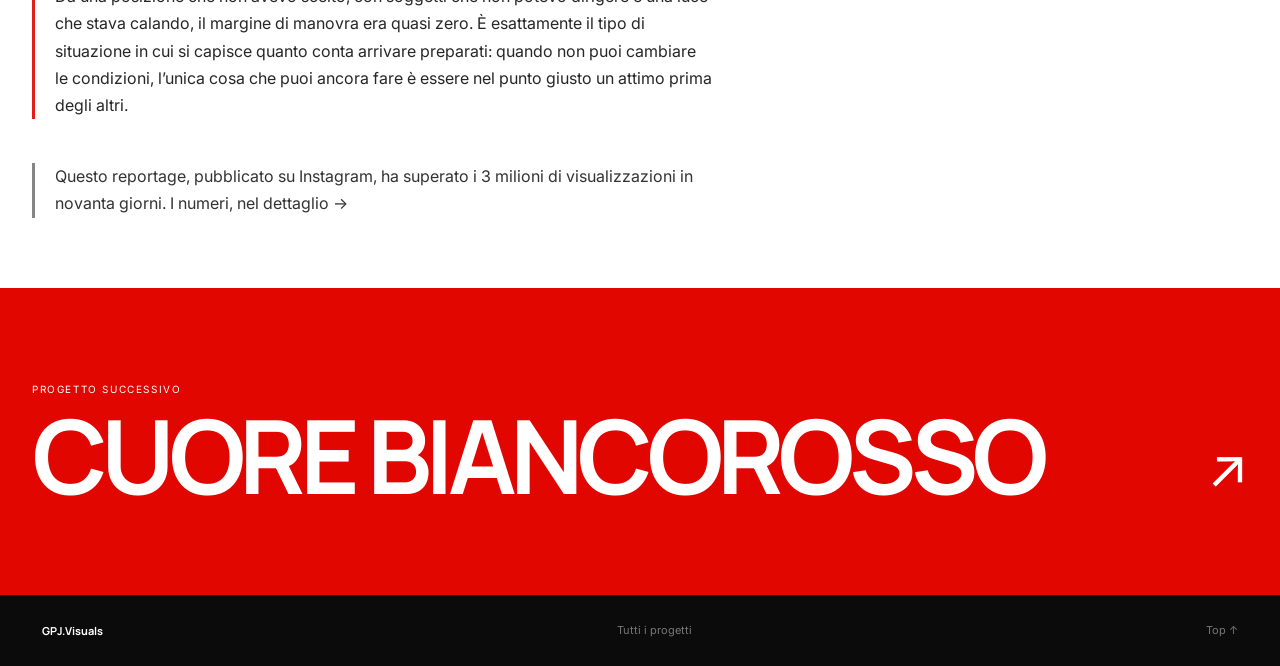
<file: projects/matrimonio-donnarumma.html>
<!doctype html>
<html lang="it">

<head>
  <meta charset="utf-8">

  <meta
    name="viewport"
    content="width=device-width, initial-scale=1, viewport-fit=cover">

  <meta name="theme-color" content="#e10600">

  <meta
    name="description"
    content="Oltre la transenna — servizio fotografico da paparazzo al matrimonio Donnarumma-Elefante, di Gianluca Paglionico.">

<!-- OPEN GRAPH / SOCIAL -->
<meta property="og:type" content="article">
<meta property="og:site_name" content="GPJ.Visuals">
<meta property="og:title" content="Oltre la transenna — GPJ.Visuals">
<meta property="og:description" content="Oltre la transenna — servizio fotografico da paparazzo al matrimonio Donnarumma-Elefante, di Gianluca Paglionico.">
<meta property="og:image" content="https://gianluphotographer-22.github.io/portfolio-gpj/images/matrimonio-donnarumma/matrimonio-donnarumma-cover.jpg">
<meta property="og:image:width" content="1200">
<meta property="og:url" content="https://gianluphotographer-22.github.io/portfolio-gpj/projects/matrimonio-donnarumma.html">
<meta property="og:locale" content="it_IT">
<meta name="twitter:card" content="summary_large_image">
<meta name="twitter:title" content="Oltre la transenna — GPJ.Visuals">
<meta name="twitter:description" content="Oltre la transenna — servizio fotografico da paparazzo al matrimonio Donnarumma-Elefante, di Gianluca Paglionico.">
<meta name="twitter:image" content="https://gianluphotographer-22.github.io/portfolio-gpj/images/matrimonio-donnarumma/matrimonio-donnarumma-cover.jpg">


  <title>Oltre la transenna — GPJ</title>

  <link rel="icon" type="image/png" href="../images/favicon.png">
  <link rel="apple-touch-icon" href="../images/favicon.png">

  <link rel="preconnect" href="https://fonts.googleapis.com">

  <link
    rel="preconnect"
    href="https://fonts.gstatic.com"
    crossorigin>

  <link
    href="https://fonts.googleapis.com/css2?family=Inter:wght@300;400;500;600;700&family=Manrope:wght@500;600;700;800&display=swap"
    rel="stylesheet">

  <link rel="stylesheet" href="../assets/css/style.css">

  <style>
    /* ==============================
       HERO ADATTIVO
    ============================== */

    .project-page .page-hero {
      position: relative;
      min-height: clamp(420px, 72svh, 850px);
      overflow: hidden;
      background: #111;
    }

    .project-page .page-hero > img {
      position: absolute;
      inset: 0;
      display: block;
      width: 100%;
      height: 100%;
      object-fit: cover;
      object-position: center;
    }

    .project-page .page-hero::after {
      content: "";
      position: absolute;
      inset: 0;
      z-index: 1;
      pointer-events: none;
      background:
        linear-gradient(
          180deg,
          rgba(0, 0, 0, 0.08) 20%,
          rgba(0, 0, 0, 0.7) 100%
        );
    }

    .project-page .page-hero-content {
      position: relative;
      z-index: 2;
    }


    /* ==============================
       GALLERIA ADATTIVA
    ============================== */

    .project-page .gallery-grid {
      display: block;
      width: 100%;
      margin-top: 40px;
      column-count: 3;
      column-gap: 20px;
    }

    .project-page .gallery-item {
      display: block;
      width: 100%;
      margin: 0 0 20px;
      padding: 0;
      overflow: hidden;
      break-inside: avoid;
      -webkit-column-break-inside: avoid;
      page-break-inside: avoid;
      appearance: none;
      border: 0;
      border-radius: 0;
      background: #111;
      cursor: zoom-in;
    }

    .project-page .gallery-item img {
      display: block;
      width: 100%;
      height: auto;
      max-width: 100%;
      object-fit: contain;
      transition:
        transform 0.55s cubic-bezier(0.2, 0.8, 0.2, 1),
        opacity 0.35s ease;
    }

    .project-page .gallery-item:hover img {
      transform: scale(1.025);
    }

    .project-page .gallery-item:focus-visible {
      outline: 3px solid #e10600;
      outline-offset: 4px;
    }


    /* ==============================
       VIDEO RESPONSIVO
    ============================== */

    .project-page .video-frame {
      position: relative;
      width: 100%;
      overflow: hidden;
      aspect-ratio: 16 / 9;
      background: #000;
    }

    .project-page .video-frame video {
      display: block;
      width: 100%;
      height: 100%;
      object-fit: contain;
      background: #000;
    }


    /* ==============================
       LIGHTBOX RESPONSIVA
    ============================== */

    .project-page .lightbox {
      position: fixed;
      inset: 0;
      z-index: 9999;
      display: flex;
      align-items: center;
      justify-content: center;
      padding:
        max(24px, env(safe-area-inset-top))
        max(24px, env(safe-area-inset-right))
        max(24px, env(safe-area-inset-bottom))
        max(24px, env(safe-area-inset-left));
      visibility: hidden;
      opacity: 0;
      background: rgba(0, 0, 0, 0.94);
      transition:
        opacity 0.3s ease,
        visibility 0.3s ease;
    }

    .project-page .lightbox.is-open,
    .project-page .lightbox.active,
    .project-page .lightbox[aria-hidden="false"] {
      visibility: visible;
      opacity: 1;
    }

    .project-page .lightbox img {
      display: block;
      width: auto;
      height: auto;
      max-width: 94vw;
      max-height: 90svh;
      object-fit: contain;
    }

    .project-page .lightbox-close {
      position: absolute;
      top: max(20px, env(safe-area-inset-top));
      right: max(20px, env(safe-area-inset-right));
      z-index: 2;
      display: grid;
      width: 48px;
      height: 48px;
      padding: 0;
      place-items: center;
      border: 1px solid rgba(255, 255, 255, 0.35);
      border-radius: 50%;
      color: #fff;
      background: rgba(0, 0, 0, 0.5);
      font-size: 32px;
      line-height: 1;
      cursor: pointer;
    }


    /* ==============================
       TABLET
    ============================== */

    @media (max-width: 1024px) {
      .project-page .gallery-grid {
        column-count: 2;
        column-gap: 16px;
      }

      .project-page .gallery-item {
        margin-bottom: 16px;
      }
    }


    /* ==============================
       SMARTPHONE
    ============================== */

    @media (max-width: 640px) {
      .project-page .page-hero {
        min-height: 65svh;
      }

      .project-page .gallery-grid {
        margin-top: 28px;
        column-count: 1;
      }

      .project-page .gallery-item {
        margin-bottom: 14px;
      }

      .project-page .lightbox {
        padding: 14px;
      }

      .project-page .lightbox img {
        max-width: 100%;
        max-height: 85svh;
      }

      .project-page .lightbox-close {
        top: 14px;
        right: 14px;
        width: 44px;
        height: 44px;
      }
    }


    /* Riduce le animazioni se richiesto dal dispositivo */

    @media (prefers-reduced-motion: reduce) {
      .project-page .gallery-item img,
      .project-page .lightbox {
        transition: none;
      }
    }


    /* ==============================
       BLOCCO SUL METODO DI LAVORO
    ============================== */

    .project-page .method {
      padding: 10px 0 70px;
    }

    .project-page .method-grid {
      display: grid;
      grid-template-columns: repeat(2, minmax(0, 1fr));
      gap: 34px 46px;
      margin-top: 34px;
    }

    .project-page .method-item h3 {
      font-family: Manrope, sans-serif;
      font-size: 19px;
      letter-spacing: -.03em;
      margin: 0 0 10px;
    }

    .project-page .method-item h3:before {
      content: attr(data-n);
      display: block;
      font-family: Inter, sans-serif;
      font-size: 11px;
      letter-spacing: .18em;
      font-weight: 800;
      color: var(--red, #e10600);
      margin-bottom: 9px;
    }

    .project-page .method-item p {
      margin: 0;
      opacity: .74;
      line-height: 1.68;
      font-size: 15px;
    }

    .project-page .method-close {
      max-width: 68ch;
      margin: 44px 0 0;
      padding-left: 20px;
      border-left: 3px solid var(--red, #e10600);
      font-size: 16px;
      line-height: 1.7;
      opacity: .9;
    }

    @media (max-width: 760px) {
      .project-page .method-grid {
        grid-template-columns: 1fr;
        gap: 28px;
      }
    }
  </style>
</head>

<body class="project-page">

  <!-- HEADER -->
  <header class="site-header">

    <a class="brand" href="../index.html">
      <span class="brand-mark">
        <img loading="lazy" decoding="async" src="../images/gpj-mark.png" alt="" width="64" height="64">
      </span>
      <span class="brand-name">GIANLUCA PAGLIONICO</span>
    </a>

    <nav class="nav" aria-label="Navigazione principale">
      <a href="../index.html#work">Portfolio</a>
      <a href="../index.html#about">Chi sono</a>
      <a href="../index.html#contact">Contatti</a>
      <a href="../numeri.html">Numeri</a>
    </nav>

    <a class="header-contact" href="../index.html#contact">
      Parliamone
    </a>

    <button
      class="menu-btn"
      type="button"
      aria-label="Apri menu"
      aria-expanded="false">
      ☰
    </button>

  </header>


  <main>

    <!-- HERO -->
    <section class="page-hero">

      <img loading="lazy" decoding="async"
        src="../images/matrimonio-donnarumma/matrimonio-donnarumma-cover.jpg"
        alt="Oltre la transenna"
        fetchpriority="high"
        decoding="async">

      <div class="container page-hero-content reveal">
        <div class="eyebrow project-category">
          PAPARAZZO
        </div>

        <h1>OLTRE LA TRANSENNA</h1>
      </div>

    </section>


    <!-- INFORMAZIONI PROGETTO -->
    <section class="project-info">

      <div class="container project-info-grid">

        <div class="reveal">
          <p class="project-intro">
            Un matrimonio blindato, raccontato da fuori. Nessun accredito, nessun accesso, nessuna possibilit&agrave; di scegliere dove mettersi: solo una transenna, una folla che cresce e una finestra di pochi minuti in cui passano gli invitati e poi gli sposi. Queste dieci immagini sono quello che &egrave; rimasto di quei minuti.
          </p>
        </div>

        <div class="project-facts reveal">

          <div class="fact">
            <small>Tipo</small>
            <strong>Paparazzo</strong>
          </div>

          <div class="fact">
            <small>Soggetti</small>
            <strong>Sposi e invitati</strong>
          </div>

          <div class="fact">
            <small>Condizioni</small>
            <strong>Transenne e folla</strong>
          </div>

          <div class="fact">
            <small>Output</small>
            <strong>Reportage</strong>
          </div>

        </div>

      </div>

    </section>


    <!-- GALLERIA -->
    <section class="gallery-section">

      <div class="container">

        <div class="eyebrow red reveal">
          Galleria
        </div>

        <h2 class="gallery-title reveal">
          QUELLO CHE &Egrave; PASSATO DAVANTI
        </h2>

        <div class="gallery-grid">

          <button
            class="gallery-item"
            type="button"
            aria-label="Apri immagine 1">

            <img
              src="../images/matrimonio-donnarumma/matrimonio-donnarumma-1.jpg"
              alt="Matrimonio Donnarumma &mdash; immagine 1"
              loading="lazy"
              decoding="async">

          </button>

          <button
            class="gallery-item"
            type="button"
            aria-label="Apri immagine 2">

            <img
              src="../images/matrimonio-donnarumma/matrimonio-donnarumma-2.jpg"
              alt="Matrimonio Donnarumma &mdash; immagine 2"
              loading="lazy"
              decoding="async">

          </button>

          <button
            class="gallery-item"
            type="button"
            aria-label="Apri immagine 3">

            <img
              src="../images/matrimonio-donnarumma/matrimonio-donnarumma-3.jpg"
              alt="Matrimonio Donnarumma &mdash; immagine 3"
              loading="lazy"
              decoding="async">

          </button>

          <button
            class="gallery-item"
            type="button"
            aria-label="Apri immagine 4">

            <img
              src="../images/matrimonio-donnarumma/matrimonio-donnarumma-4.jpg"
              alt="Matrimonio Donnarumma &mdash; immagine 4"
              loading="lazy"
              decoding="async">

          </button>

          <button
            class="gallery-item"
            type="button"
            aria-label="Apri immagine 5">

            <img
              src="../images/matrimonio-donnarumma/matrimonio-donnarumma-5.jpg"
              alt="Matrimonio Donnarumma &mdash; immagine 5"
              loading="lazy"
              decoding="async">

          </button>

          <button
            class="gallery-item"
            type="button"
            aria-label="Apri immagine 6">

            <img
              src="../images/matrimonio-donnarumma/matrimonio-donnarumma-6.jpg"
              alt="Matrimonio Donnarumma &mdash; immagine 6"
              loading="lazy"
              decoding="async">

          </button>

          <button
            class="gallery-item"
            type="button"
            aria-label="Apri immagine 7">

            <img
              src="../images/matrimonio-donnarumma/matrimonio-donnarumma-7.jpg"
              alt="Matrimonio Donnarumma &mdash; immagine 7"
              loading="lazy"
              decoding="async">

          </button>

          <button
            class="gallery-item"
            type="button"
            aria-label="Apri immagine 8">

            <img
              src="../images/matrimonio-donnarumma/matrimonio-donnarumma-8.jpg"
              alt="Matrimonio Donnarumma &mdash; immagine 8"
              loading="lazy"
              decoding="async">

          </button>

          <button
            class="gallery-item"
            type="button"
            aria-label="Apri immagine 9">

            <img
              src="../images/matrimonio-donnarumma/matrimonio-donnarumma-9.jpg"
              alt="Matrimonio Donnarumma &mdash; immagine 9"
              loading="lazy"
              decoding="async">

          </button>

          <button
            class="gallery-item"
            type="button"
            aria-label="Apri immagine 10">

            <img
              src="../images/matrimonio-donnarumma/matrimonio-donnarumma-10.jpg"
              alt="Matrimonio Donnarumma &mdash; immagine 10"
              loading="lazy"
              decoding="async">

          </button>

        </div>

      </div>

    </section>

    <!-- COME E' STATA FATTA -->
    <section class="method">

      <div class="container">

        <div class="eyebrow red reveal">
          Dietro le quinte
        </div>

        <h2 class="gallery-title reveal">
          COME &Egrave; STATA FATTA
        </h2>

        <div class="method-grid">

          <div class="method-item reveal">

            <h3 data-n="01">
              Il posto non lo scegli, te lo prendi
            </h3>

            <p>
              Dietro una transenna non esiste l&rsquo;inquadratura giusta: esiste l&rsquo;unica inquadratura possibile da dove sei riuscito ad arrivare. Il lavoro vero comincia prima dello scatto, quando decidi dove piazzarti e non ti muovi pi&ugrave; per ore. Un metro di differenza cambia tutto: un metro pi&ugrave; in l&agrave; e davanti hai una testa, un metro pi&ugrave; in alto e hai il muro di fiori pulito dietro al soggetto.
            </p>

          </div>

          <div class="method-item reveal">

            <h3 data-n="02">
              Guadagnare centimetri di altezza
            </h3>

            <p>
              Quasi tutte queste foto guardano leggermente dall&rsquo;alto verso il basso. Non &egrave; una scelta estetica: &egrave; l&rsquo;unico modo di scavalcare le teste di chi sta davanti. Salire di venti centimetri su qualsiasi cosa regga, tenere la fotocamera alta e comporre guardando lo schermo invece del mirino. Si perde precisione, si guadagna la linea di vista.
            </p>

          </div>

          <div class="method-item reveal">

            <h3 data-n="03">
              Il fondale te lo regala l&rsquo;evento
            </h3>

            <p>
              La parete di rose bianche allestita all&rsquo;ingresso &egrave; diventata lo sfondo di met&agrave; del servizio. Quando non puoi controllare n&eacute; luce n&eacute; posizione, l&rsquo;unica leva che resta &egrave; aspettare che il soggetto entri nel punto dove il fondo &egrave; gi&agrave; pulito. Teleobiettivo aperto, sfondo compresso, e quello che era un allestimento per gli invitati diventa un fondale da studio.
            </p>

          </div>

          <div class="method-item reveal">

            <h3 data-n="04">
              Si scatta a raffica e si sceglie dopo
            </h3>

            <p>
              Le persone camminano, si girano, vengono coperte. Non c&rsquo;&egrave; modo di far ripetere niente a nessuno. Si tengono tempi alti, si scatta ogni volta che si apre un varco tra due teste, e si accetta che su cento fotogrammi ne reggano dieci. Il lavoro di selezione pesa quanto quello sul campo.
            </p>

          </div>

        </div>

        <p class="method-close reveal">
          Da una posizione che non avevo scelto, con soggetti che non potevo dirigere e una luce che stava calando, il margine di manovra era quasi zero. &Egrave; esattamente il tipo di situazione in cui si capisce quanto conta arrivare preparati: quando non puoi cambiare le condizioni, l&rsquo;unica cosa che puoi ancora fare &egrave; essere nel punto giusto un attimo prima degli altri.
        </p>

        <p class="method-close reveal" style="border-color:var(--muted);opacity:.85">
          Questo reportage, pubblicato su Instagram, ha superato i 3 milioni di visualizzazioni in novanta giorni.
          <a href="../numeri.html">I numeri, nel dettaglio &rarr;</a>
        </p>

      </div>

    </section>


    <!-- PROGETTO SUCCESSIVO -->
    <section class="next-project">

      <div class="container">

        <div class="next-label">
          Progetto successivo
        </div>

        <a href="cuore-biancorosso.html">

          <h2>CUORE BIANCOROSSO</h2>

          <span class="next-arrow" aria-hidden="true">
            ↗
          </span>

        </a>

      </div>

    </section>

  </main>


  <!-- FOOTER -->
  <footer>

    <strong>GPJ.Visuals</strong>

    <a href="../index.html#work">
      Tutti i progetti
    </a>

    <a href="#">
      Top ↑
    </a>

  </footer>


  <!-- LIGHTBOX -->
  <div
    class="lightbox"
    role="dialog"
    aria-modal="true"
    aria-label="Anteprima immagine"
    aria-hidden="true">

    <button
      class="lightbox-close"
      type="button"
      aria-label="Chiudi anteprima">
      ×
    </button>

    <img loading="lazy" decoding="async" alt="Anteprima immagine">

  </div>


  <!-- SCRIPT PRINCIPALE -->
  <script src="../assets/js/main.js"></script>
  <script data-goatcounter="https://TUOCODICE.goatcounter.com/count" async src="//gc.zgo.at/count.js"></script>

</body>

</html>
</file>
<file: assets/css/style.css>
:root{
  --red:#e10600;
  --red2:#b90000;
  --white:#fff;
  --paper:#f5f5f1;
  --ink:#101010;
  --muted:#707070;
  --line:rgba(16,16,16,.13);
  --dark:#0d0d0d;
  --radius:18px;
}
*{box-sizing:border-box;margin:0;padding:0}
html{scroll-behavior:smooth}
body{font-family:Inter,Arial,sans-serif;background:var(--paper);color:var(--ink);overflow-x:hidden}
body.locked{overflow:hidden}
img,video{display:block;width:100%}
a{text-decoration:none;color:inherit}
button{font:inherit;color:inherit}
.container{width:min(1450px,calc(100% - 80px));margin:auto}

.site-header{
 position:fixed;z-index:1000;inset:0 0 auto;height:82px;padding:0 42px;
 display:flex;align-items:center;justify-content:space-between;color:#fff;
 transition:.3s ease
}
.site-header.scrolled{
 height:70px;background:rgba(255,255,255,.94);color:#111;
 backdrop-filter:blur(16px);border-bottom:1px solid rgba(0,0,0,.07)
}
.brand{display:flex;align-items:center;gap:10px;font-family:Manrope,sans-serif;font-weight:800}
.brand-mark{width:40px;height:40px;flex:0 0 40px;border-radius:50%;display:grid;place-items:center;overflow:hidden;background:var(--red);color:#fff;font-size:13px}
.brand-mark img{width:100%;height:100%;object-fit:contain;border-radius:inherit}
.brand-name{font-size:14px;letter-spacing:-.04em}
.nav{display:flex;gap:30px;font-size:12px;font-weight:700}
.nav a{position:relative}
.nav a:after{content:"";position:absolute;left:0;bottom:-7px;width:0;height:2px;background:var(--red);transition:.2s}
.nav a:hover:after{width:100%}
.header-contact{font-size:12px;font-weight:700;border:1px solid currentColor;border-radius:999px;padding:10px 17px}
.menu-btn{display:none;border:0;background:none;color:inherit;font-size:25px}

.hero{
 min-height:100svh;position:relative;display:flex;align-items:flex-end;color:#fff;overflow:hidden;background:#111
}
.hero-media{position:absolute;inset:0}
.hero-media img{height:100%;object-fit:cover}
.hero:after{content:"";position:absolute;inset:0;background:linear-gradient(90deg,rgba(0,0,0,.78),rgba(0,0,0,.28) 55%,rgba(0,0,0,.1)),linear-gradient(0deg,rgba(0,0,0,.5),transparent 55%)}
.hero-content{position:relative;z-index:2;padding-bottom:10vh;width:min(1300px,calc(100% - 14vw));margin:auto}
.eyebrow{font-size:11px;text-transform:uppercase;letter-spacing:.18em;font-weight:800;margin-bottom:20px}
.eyebrow.red{color:var(--red)}
.hero h1,.page-hero h1{
 font-family:Manrope,sans-serif;font-size:clamp(68px,10vw,154px);line-height:.84;letter-spacing:-.075em
}
.hero h1 span{display:block}
.hero h1 span:last-child{color:transparent;-webkit-text-stroke:2px rgba(255,255,255,.95)}
.hero p{margin-top:30px;max-width:620px;color:rgba(255,255,255,.82);font-size:17px;line-height:1.75}
.hero-actions{display:flex;gap:12px;flex-wrap:wrap;margin-top:34px}
.btn{min-height:52px;padding:0 24px;border-radius:999px;display:inline-flex;align-items:center;justify-content:center;font-size:13px;font-weight:800;transition:.25s}
.btn-red{background:var(--red);color:#fff}
.btn-red:hover{background:#fff;color:#111;transform:translateY(-2px)}
.btn-outline{border:1px solid rgba(255,255,255,.65);color:#fff}
.btn-outline:hover{background:#fff;color:#111}

.intro{background:#fff;padding:120px 0}
.intro-grid{display:grid;grid-template-columns:210px 1fr;gap:80px}
.kicker{display:flex;gap:14px;font-size:11px;text-transform:uppercase;letter-spacing:.12em;color:var(--muted)}
.kicker b{color:var(--red)}
.big-copy{font-family:Manrope,sans-serif;font-size:clamp(42px,6vw,84px);line-height:.98;letter-spacing:-.055em;max-width:1100px}
.body-copy{margin-top:30px;max-width:720px;color:var(--muted);font-size:17px;line-height:1.8}

.work{padding:120px 0}
.section-head{display:flex;justify-content:space-between;align-items:flex-end;gap:30px;margin-bottom:45px}
.section-head h2{font-family:Manrope,sans-serif;font-size:clamp(52px,7vw,96px);line-height:.92;letter-spacing:-.06em}
.section-head p{max-width:420px;color:var(--muted);line-height:1.7}
.filters{display:flex;gap:8px;flex-wrap:wrap;margin-bottom:28px}
.filter{border:1px solid var(--line);background:transparent;border-radius:999px;padding:10px 16px;font-size:11px;font-weight:800;cursor:pointer}
.filter.active,.filter:hover{background:var(--red);color:#fff;border-color:var(--red)}

.projects{display:grid;grid-template-columns:repeat(12,1fr);gap:18px}
.project{grid-column:span 4;background:#fff;border-radius:var(--radius);overflow:hidden;transition:.25s}
.project.wide{grid-column:span 8}
.project-media{aspect-ratio:4/5;overflow:hidden}
.project.wide .project-media{aspect-ratio:16/9}
.project-media img{height:100%;object-fit:cover;transition:.65s cubic-bezier(.2,.8,.2,1)}
.project:hover .project-media img{transform:scale(1.035)}
.project-bottom{display:flex;justify-content:space-between;align-items:flex-end;padding:20px}
.project-tag{font-size:10px;letter-spacing:.13em;text-transform:uppercase;color:var(--red);font-weight:800}
.project h3{font-family:Manrope,sans-serif;font-size:22px;letter-spacing:-.035em;margin-top:6px}
.project-arrow{width:42px;height:42px;display:grid;place-items:center;border:1px solid var(--line);border-radius:50%;transition:.2s}
.project:hover .project-arrow{background:var(--red);border-color:var(--red);color:#fff;transform:rotate(10deg)}
.project.hidden{display:none}

.media-strip{overflow:hidden;background:var(--red);color:#fff;padding:18px 0}
.media-track{display:flex;width:max-content;animation:marquee 22s linear infinite}
.media-track span{white-space:nowrap;font-family:Manrope,sans-serif;font-weight:800;letter-spacing:.02em;padding-right:35px}
@keyframes marquee{to{transform:translateX(-50%)}}

.about{padding:130px 0;background:#fff}
.about-grid{display:grid;grid-template-columns:1fr 1fr;gap:85px;align-items:center}
.about img{aspect-ratio:4/5;object-fit:cover;border-radius:var(--radius)}
.about h2{font-family:Manrope,sans-serif;font-size:clamp(48px,6vw,82px);line-height:.95;letter-spacing:-.055em;margin-bottom:28px}
.about p{color:var(--muted);font-size:16px;line-height:1.85;margin-bottom:15px}
.stats{display:grid;grid-template-columns:repeat(3,1fr);gap:20px;margin-top:35px;padding-top:25px;border-top:1px solid var(--line)}
.stats strong{font-family:Manrope,sans-serif;font-size:34px;display:block}
.stats span{color:var(--muted);font-size:11px}

.services{background:#111;color:#fff;padding:120px 0}
.service-row{display:grid;grid-template-columns:60px 1.2fr 1fr 40px;gap:24px;align-items:center;padding:27px 0;border-bottom:1px solid rgba(255,255,255,.14);transition:.2s}
.service-row:first-of-type{border-top:1px solid rgba(255,255,255,.14)}
.service-row:hover{padding-left:14px;color:var(--red)}
.service-row h3{font-family:Manrope,sans-serif;font-size:clamp(24px,3vw,40px);letter-spacing:-.04em}
.service-row p{color:#999;font-size:14px;line-height:1.6}

.contact{background:var(--red);color:#fff;padding:120px 0}
.contact h2{font-family:Manrope,sans-serif;font-size:clamp(65px,10vw,145px);line-height:.84;letter-spacing:-.075em}
.contact p{margin-top:28px;max-width:600px;color:rgba(255,255,255,.82);line-height:1.7}
.contact-actions{display:flex;gap:20px;align-items:center;flex-wrap:wrap;margin-top:30px}
.btn-white{background:#fff;color:var(--red)}
.btn-white:hover{background:#111;color:#fff}

.sr-only{position:absolute;width:1px;height:1px;padding:0;margin:-1px;overflow:hidden;clip:rect(0,0,0,0);white-space:nowrap;border:0}
.hp-field{position:absolute;left:-9999px;width:1px;height:1px;opacity:0}

.contact-form{max-width:640px;margin-top:44px;display:flex;flex-direction:column;gap:16px}
.contact-form-row{display:flex;gap:16px;flex-wrap:wrap}
.contact-form input[type="text"],
.contact-form input[type="email"],
.contact-form textarea{
  flex:1 1 220px;min-width:0;background:rgba(255,255,255,.12);border:1px solid rgba(255,255,255,.35);
  border-radius:var(--radius);padding:16px 20px;color:#fff;font:inherit;font-size:15px;
  transition:.2s border-color,.2s background
}
.contact-form input::placeholder,.contact-form textarea::placeholder{color:rgba(255,255,255,.65)}
.contact-form input:focus,.contact-form textarea:focus{
  outline:none;border-color:#fff;background:rgba(255,255,255,.18)
}
.contact-form textarea{resize:vertical;min-height:120px}
.contact-form-footer{align-items:center;gap:20px}
.contact-form-status{margin:0;font-size:13px;color:rgba(255,255,255,.85)}
.contact-form-status[data-state="ok"]{color:#fff;font-weight:700}
.contact-form-status[data-state="errore"]{color:#111;background:#fff;padding:6px 14px;border-radius:999px}
.contact-form button[disabled]{opacity:.6;cursor:progress}

@media (max-width:640px){
  .contact-form-row{flex-direction:column}
  .contact-form input,.contact-form textarea{flex-basis:auto}
}

footer{background:#0b0b0b;color:#777;padding:28px 42px;display:flex;justify-content:space-between;gap:20px;font-size:11px}
footer strong{color:#fff;font-family:Manrope,sans-serif}

/* PROJECT PAGES */
.project-page{background:#fff}
.page-hero{
 min-height:78svh;background:#111;color:#fff;position:relative;display:flex;align-items:flex-end;overflow:hidden
}
.page-hero img{position:absolute;inset:0;height:100%;object-fit:cover}
.page-hero:after{content:"";position:absolute;inset:0;background:linear-gradient(0deg,rgba(0,0,0,.8),rgba(0,0,0,.08) 65%)}
.page-hero-content{position:relative;z-index:2;display:flex;min-height:inherit;flex-direction:column;justify-content:flex-end;padding-bottom:7vh}
.page-hero h1{font-size:clamp(58px,9vw,132px);max-width:1150px}
.page-hero .project-category{color:#fff;margin-bottom:15px}
.project-info{padding:85px 0;background:#fff}
.project-info-grid{display:grid;grid-template-columns:1.4fr 1fr;gap:100px}
.project-intro{font-family:Manrope,sans-serif;font-size:clamp(32px,4vw,58px);line-height:1.05;letter-spacing:-.045em}
.project-facts{display:grid;grid-template-columns:repeat(2,1fr);gap:28px}
.fact{border-top:1px solid var(--line);padding-top:12px}
.fact small{display:block;color:var(--muted);font-size:10px;letter-spacing:.12em;text-transform:uppercase;margin-bottom:6px}
.fact strong{font-size:14px}

.gallery-section{padding:40px 0 110px;background:var(--paper)}
.gallery-title{font-family:Manrope,sans-serif;font-size:clamp(44px,6vw,86px);letter-spacing:-.055em;margin-bottom:35px}
.gallery-grid{display:grid;grid-template-columns:repeat(12,1fr);gap:16px}
.gallery-item{grid-column:span 6;padding:0;border:0;border-radius:14px;overflow:hidden;appearance:none;cursor:zoom-in;background:#ddd}
.gallery-item:nth-child(2),.gallery-item:nth-child(3){grid-column:span 6}
.gallery-item img{aspect-ratio:16/10;object-fit:cover;transition:.5s}
.gallery-item:nth-child(even) img{aspect-ratio:4/5}
.project-page .gallery-item img,
.project-page .gallery-item:nth-child(even) img{
  height:auto;
  aspect-ratio:auto;
  object-fit:contain;
}
.gallery-item:hover img{transform:scale(1.02)}

.video-section{padding:110px 0;background:#111;color:#fff}
.video-head{display:flex;justify-content:space-between;align-items:flex-end;gap:30px;margin-bottom:35px}
.video-head h2{font-family:Manrope,sans-serif;font-size:clamp(48px,7vw,90px);letter-spacing:-.06em;line-height:.92}
.video-head p{max-width:440px;color:#999;line-height:1.7}
.video-frame{border-radius:18px;overflow:hidden;background:#000}
.video-frame video{aspect-ratio:16/9;background:#000}
.video-note{margin-top:15px;color:#777;font-size:11px;line-height:1.6}
.video-note code{color:#fff}

.next-project{background:var(--red);color:#fff;padding:95px 0}
.next-label{font-size:10px;text-transform:uppercase;letter-spacing:.16em;margin-bottom:15px}
.next-project a{display:flex;justify-content:space-between;align-items:flex-end;gap:30px}
.next-project h2{font-family:Manrope,sans-serif;font-size:clamp(48px,8vw,115px);line-height:.88;letter-spacing:-.065em}
.next-project .next-arrow{font-size:56px;transition:.2s}
.next-project a:hover .next-arrow{transform:translate(8px,-8px)}

.lightbox{position:fixed;inset:0;z-index:3000;background:rgba(0,0,0,.97);display:flex;align-items:center;justify-content:center;opacity:0;visibility:hidden;transition:.25s}
.lightbox.active,.lightbox.is-open,.lightbox.open,.lightbox[aria-hidden="false"]{opacity:1;visibility:visible;pointer-events:auto}
.lightbox img{width:auto;max-width:92vw;max-height:88vh;object-fit:contain}
.lightbox-close{position:absolute;right:25px;top:22px;width:46px;height:46px;border-radius:50%;border:1px solid rgba(255,255,255,.45);background:none;color:#fff;font-size:27px;cursor:pointer}

:where(a,button):focus-visible{outline:3px solid var(--red);outline-offset:4px}

.reveal{opacity:0;transform:translateY(22px);transition:.7s ease}
.reveal.visible{opacity:1;transform:none}

@media(max-width:1050px){
 .container{width:min(100% - 44px,1450px)}
 .nav,.header-contact{display:none}.menu-btn{display:block}
 .projects{grid-template-columns:repeat(2,1fr)}.project,.project.wide{grid-column:auto}.project.wide .project-media{aspect-ratio:4/5}
 .intro-grid{grid-template-columns:1fr;gap:30px}
 .about-grid{gap:45px}
 .project-info-grid{grid-template-columns:1fr;gap:45px}
}
@media(max-width:720px){
 .site-header{height:68px;padding:0 18px}.site-header.scrolled{height:62px}
 .container{width:calc(100% - 32px)}
 .hero-content{width:calc(100% - 32px);padding-bottom:12vh}
 .hero h1{font-size:clamp(58px,18vw,90px);line-height:.88}.hero h1 span:last-child{-webkit-text-stroke:1.3px #fff}
 .intro,.work,.about,.services,.contact{padding:85px 0}
 .section-head{display:block}.section-head p{margin-top:18px}
 .projects{grid-template-columns:1fr}.project,.project.wide{grid-column:1}
 .about-grid{grid-template-columns:1fr}
 .stats{grid-template-columns:1fr}
 .service-row{grid-template-columns:40px 1fr 30px;gap:12px}.service-row p{grid-column:2/4}
 footer{padding:28px 18px;flex-direction:column}
 .page-hero{min-height:68svh}.page-hero-content{padding-bottom:5vh}.page-hero h1{font-size:clamp(52px,17vw,86px)}
 .project-info{padding:60px 0}
 .project-facts{grid-template-columns:1fr 1fr}
 .gallery-section,.video-section{padding:75px 0}
 .gallery-grid{grid-template-columns:1fr}.gallery-item,.gallery-item:nth-child(2),.gallery-item:nth-child(3){grid-column:1}
 .gallery-item img,.gallery-item:nth-child(even) img{aspect-ratio:4/5}
 .video-head{display:block}.video-head p{margin-top:16px}
 .next-project a{align-items:center}.next-project .next-arrow{font-size:34px}
}


/* =========================================================
   MOBILE / RESPONSIVE PRO
   Ottimizzazione specifica smartphone e tablet
========================================================= */

html{
  -webkit-text-size-adjust:100%;
  text-size-adjust:100%;
}

body{
  min-width:320px;
  overscroll-behavior-y:none;
}

img,
video{
  max-width:100%;
}

button,
a{
  -webkit-tap-highlight-color:transparent;
}

.site-header{
  padding-left:max(42px, env(safe-area-inset-left));
  padding-right:max(42px, env(safe-area-inset-right));
}

.mobile-nav-panel{
  display:none;
}

@media (max-width:1050px){

  .site-header{
    padding-left:max(22px, env(safe-area-inset-left));
    padding-right:max(22px, env(safe-area-inset-right));
  }

  .menu-btn{
    display:grid;
    place-items:center;
    width:46px;
    height:46px;
    border-radius:50%;
    border:1px solid currentColor;
    font-size:0;
    cursor:pointer;
    position:relative;
    z-index:1202;
  }

  .menu-btn::before,
  .menu-btn::after{
    content:"";
    position:absolute;
    width:20px;
    height:2px;
    background:currentColor;
    transition:.25s ease;
  }

  .menu-btn::before{ transform:translateY(-4px); }
  .menu-btn::after{ transform:translateY(4px); }

  body.mobile-menu-open .menu-btn::before{
    transform:rotate(45deg);
  }

  body.mobile-menu-open .menu-btn::after{
    transform:rotate(-45deg);
  }

  .nav{
    display:flex !important;
    position:fixed !important;
    inset:0 !important;
    z-index:1200 !important;
    background:var(--red) !important;
    color:#fff !important;
    padding:
      max(110px, calc(85px + env(safe-area-inset-top)))
      max(28px, env(safe-area-inset-right))
      max(40px, env(safe-area-inset-bottom))
      max(28px, env(safe-area-inset-left)) !important;
    flex-direction:column !important;
    justify-content:center !important;
    align-items:flex-start !important;
    gap:10px !important;
    transform:translateY(-100%);
    opacity:0;
    visibility:hidden;
    transition:
      transform .4s cubic-bezier(.76,0,.24,1),
      opacity .25s ease,
      visibility .25s;
  }

  body.mobile-menu-open .nav{
    transform:translateY(0);
    opacity:1;
    visibility:visible;
  }

  .nav a{
    font-family:Manrope,sans-serif;
    font-size:clamp(42px,9vw,82px);
    font-weight:800;
    line-height:1;
    letter-spacing:-.055em;
    width:100%;
    padding:7px 0;
  }

  .nav a::after{
    display:none;
  }

  .header-contact{
    display:none;
  }

  body.mobile-menu-open .site-header{
    color:#fff !important;
    background:transparent !important;
    border:0 !important;
    backdrop-filter:none !important;
  }
}

@media (max-width:760px){

  :root{
    --radius:14px;
  }

  .container{
    width:min(calc(100% - 30px),1450px);
  }

  .site-header{
    height:66px;
    padding-top:env(safe-area-inset-top);
  }

  .site-header.scrolled{
    height:62px;
  }

  .brand-mark{
    width:38px;
    height:38px;
  }

  .brand-name{
    font-size:12px;
  }

  .hero{
    min-height:100svh;
    align-items:flex-end;
  }

  .hero-media img{
    object-position:center center;
  }

  .hero::after{
    background:
      linear-gradient(0deg,rgba(0,0,0,.82) 0%,rgba(0,0,0,.35) 50%,rgba(0,0,0,.16) 100%),
      linear-gradient(90deg,rgba(0,0,0,.32),transparent);
  }

  .hero-content{
    width:calc(100% - 30px);
    padding:
      100px 0
      max(72px, calc(52px + env(safe-area-inset-bottom)));
  }

  .hero h1{
    font-size:clamp(54px,16vw,86px);
    line-height:.9;
    max-width:100%;
  }

  .hero p{
    font-size:15px;
    line-height:1.65;
    margin-top:22px;
    max-width:100%;
  }

  .hero-actions{
    display:grid;
    grid-template-columns:1fr;
    gap:10px;
    margin-top:26px;
  }

  .hero-actions .btn{
    width:100%;
    min-height:54px;
  }

  .intro,
  .work,
  .about,
  .services,
  .contact{
    padding:78px 0;
  }

  .intro-grid{
    gap:24px;
  }

  .big-copy{
    font-size:clamp(38px,11vw,58px);
    line-height:1;
  }

  .body-copy{
    font-size:15px;
    line-height:1.75;
    margin-top:24px;
  }

  .section-head{
    margin-bottom:30px;
  }

  .section-head h2{
    font-size:clamp(48px,14vw,70px);
  }

  .section-head p{
    font-size:14px;
    line-height:1.65;
  }

  .filters{
    flex-wrap:nowrap;
    overflow-x:auto;
    scrollbar-width:none;
    -ms-overflow-style:none;
    padding-bottom:6px;
    margin-right:-15px;
    padding-right:15px;
    scroll-snap-type:x proximity;
  }

  .filters::-webkit-scrollbar{
    display:none;
  }

  .filter{
    flex:0 0 auto;
    min-height:42px;
    padding:0 16px;
    scroll-snap-align:start;
    white-space:nowrap;
  }

  .projects{
    display:block;
  }

  .project,
  .project.wide{
    width:100%;
    margin-bottom:18px;
  }

  .project-media,
  .project.wide .project-media{
    aspect-ratio:4/5;
  }

  .project-bottom{
    padding:16px;
  }

  .project h3{
    font-size:20px;
  }

  .project-arrow{
    width:44px;
    height:44px;
    flex:0 0 auto;
  }

  .about-grid{
    gap:32px;
  }

  .about h2{
    font-size:clamp(43px,12vw,64px);
    margin-bottom:22px;
  }

  .about p{
    font-size:15px;
    line-height:1.75;
  }

  .stats{
    grid-template-columns:1fr 1fr;
    gap:16px;
  }

  .stats > div:last-child{
    grid-column:1 / -1;
  }

  .service-row{
    grid-template-columns:34px 1fr 30px;
    gap:10px;
    padding:22px 0;
  }

  .service-row h3{
    font-size:24px;
  }

  .service-row p{
    grid-column:2 / 4;
    font-size:13px;
    line-height:1.55;
    padding-right:10px;
  }

  .contact h2{
    font-size:clamp(58px,17vw,90px);
  }

  .contact p{
    font-size:15px;
    line-height:1.65;
  }

  .contact-actions{
    display:grid;
    grid-template-columns:1fr;
    gap:14px;
  }

  .contact-actions .btn{
    width:100%;
    min-height:54px;
  }

  footer{
    padding:
      26px
      max(18px, env(safe-area-inset-right))
      max(28px, calc(18px + env(safe-area-inset-bottom)))
      max(18px, env(safe-area-inset-left));
  }

  /* Project pages */

  .page-hero{
    min-height:72svh;
  }

  .page-hero-content{
    padding-bottom:max(42px, calc(28px + env(safe-area-inset-bottom)));
  }

  .page-hero h1{
    font-size:clamp(50px,15vw,78px);
    line-height:.9;
  }

  .project-info{
    padding:58px 0;
  }

  .project-info-grid{
    gap:36px;
  }

  .project-intro{
    font-size:clamp(30px,8.8vw,45px);
    line-height:1.08;
  }

  .project-facts{
    grid-template-columns:1fr 1fr;
    gap:20px 14px;
  }

  .fact strong{
    font-size:13px;
    line-height:1.4;
  }

  .gallery-section,
  .video-section{
    padding:68px 0;
  }

  .gallery-title{
    font-size:clamp(42px,12vw,62px);
    margin-bottom:26px;
  }

  .gallery-grid{
    gap:12px;
  }

  .gallery-item{
    border:0;
    padding:0;
    width:100%;
  }

  .gallery-item img,
  .gallery-item:nth-child(even) img{
    aspect-ratio:auto;
    min-height:0;
    max-height:none;
    object-fit:cover;
  }

  .video-head h2{
    font-size:clamp(44px,13vw,68px);
  }

  .video-head p{
    font-size:14px;
    line-height:1.6;
  }

  .video-frame{
    border-radius:12px;
  }

  .video-frame video{
    width:100%;
    height:auto;
    aspect-ratio:16/9;
  }

  .video-note{
    font-size:10px;
    overflow-wrap:anywhere;
  }

  .next-project{
    padding:70px 0;
  }

  .next-project h2{
    font-size:clamp(46px,13vw,72px);
  }

  .next-project .next-arrow{
    flex:0 0 auto;
    font-size:34px;
  }

  .lightbox{
    padding:
      max(70px, env(safe-area-inset-top))
      12px
      max(24px, env(safe-area-inset-bottom));
  }

  .lightbox img{
    max-width:100%;
    max-height:calc(100svh - 110px);
  }

  .lightbox-close{
    top:max(14px, env(safe-area-inset-top));
    right:max(14px, env(safe-area-inset-right));
    width:48px;
    height:48px;
  }
}

@media (max-width:480px){

  .container{
    width:calc(100% - 24px);
  }

  .hero-content{
    width:calc(100% - 24px);
  }

  .eyebrow{
    font-size:9px;
    letter-spacing:.14em;
    margin-bottom:14px;
  }

  .hero h1{
    font-size:clamp(50px,15.5vw,72px);
  }

  .big-copy{
    font-size:clamp(36px,10.5vw,49px);
  }

  .stats{
    grid-template-columns:1fr;
  }

  .stats > div:last-child{
    grid-column:auto;
  }

  .project-facts{
    grid-template-columns:1fr;
  }

  .project-bottom{
    align-items:center;
  }

  .project h3{
    font-size:19px;
  }

  .contact h2{
    font-size:clamp(54px,16vw,74px);
  }
}

/* Smartphone in landscape */
@media (max-height:520px) and (orientation:landscape){

  .hero{
    min-height:620px;
  }

  .hero-content{
    padding-top:110px;
    padding-bottom:45px;
  }

  .hero h1{
    font-size:clamp(52px,10vw,82px);
  }

  .page-hero{
    min-height:620px;
  }
}

/* Tablet */
@media (min-width:761px) and (max-width:1050px){

  .projects{
    grid-template-columns:repeat(2,1fr);
  }

  .project,
  .project.wide{
    grid-column:auto;
  }

  .project-media,
  .project.wide .project-media{
    aspect-ratio:4/5;
  }

  .about-grid{
    grid-template-columns:1fr 1fr;
    gap:40px;
  }

  .project-info-grid{
    grid-template-columns:1fr;
    gap:45px;
  }
}


/* =========================================================
   RESPONSIVE SYSTEM â€” GLOBAL
   Tutte le finestre, sezioni, pagine e componenti
========================================================= */

/* Base fluid safety */
:where(section, header, footer, main, nav, article, aside, div){
  min-width:0;
}

:where(h1,h2,h3,h4,p,a,span,strong,small){
  overflow-wrap:anywhere;
}

:where(img,video,iframe,svg){
  max-width:100%;
}

iframe{
  display:block;
  width:100%;
  border:0;
}

section{
  width:100%;
  overflow-x:clip;
}

.container{
  max-width:1450px;
}

/* Consistent touch sizes */
:where(.btn,.filter,.project-arrow,.menu-btn,.lightbox-close){
  min-height:44px;
}

/* Cards can never overflow */
.project,
.gallery-item,
.video-frame,
.about img,
.page-hero,
.hero{
  max-width:100%;
}

/* Prevent oversized text from breaking narrow screens */
.hero h1,
.page-hero h1,
.big-copy,
.section-head h2,
.about h2,
.contact h2,
.gallery-title,
.video-head h2,
.next-project h2{
  max-width:100%;
}

/* Video embeds including future YouTube/Vimeo iframes */
.video-frame iframe,
.video-frame video{
  width:100%;
  aspect-ratio:16 / 9;
  height:auto;
  object-fit:contain;
}

/* Fluid page spacing */
.intro,
.work,
.about,
.services,
.contact,
.project-info,
.gallery-section,
.video-section,
.next-project{
  padding-left:0;
  padding-right:0;
}

/* Desktop / large laptop */
@media (min-width:1281px){
  .container{
    width:min(1450px,calc(100% - 96px));
  }

  .projects{
    gap:20px;
  }
}

/* Laptop / small desktop */
@media (min-width:1051px) and (max-width:1280px){
  .container{
    width:calc(100% - 64px);
  }

  .hero-content{
    width:calc(100% - 10vw);
  }

  .project{
    grid-column:span 6;
  }

  .project.wide{
    grid-column:span 6;
  }

  .project-media,
  .project.wide .project-media{
    aspect-ratio:4 / 5;
  }

  .about-grid{
    gap:58px;
  }

  .project-info-grid{
    gap:65px;
  }
}

/* Tablet landscape and portrait */
@media (min-width:761px) and (max-width:1050px){
  .container{
    width:calc(100% - 48px);
  }

  .site-header{
    padding-inline:24px;
  }

  .hero-content{
    width:calc(100% - 48px);
    padding-bottom:8vh;
  }

  .hero h1{
    font-size:clamp(72px,11vw,118px);
  }

  .hero p{
    max-width:70%;
  }

  .intro,
  .work,
  .about,
  .services,
  .contact{
    padding-block:96px;
  }

  .intro-grid{
    grid-template-columns:1fr;
    gap:28px;
  }

  .projects{
    grid-template-columns:repeat(2,minmax(0,1fr));
    gap:16px;
  }

  .project,
  .project.wide{
    grid-column:auto;
  }

  .project-media,
  .project.wide .project-media{
    aspect-ratio:4 / 5;
  }

  .section-head{
    align-items:flex-start;
  }

  .about-grid{
    grid-template-columns:1fr 1fr;
    gap:38px;
  }

  .about h2{
    font-size:clamp(44px,6.5vw,68px);
  }

  .stats{
    grid-template-columns:repeat(3,minmax(0,1fr));
  }

  .service-row{
    grid-template-columns:48px minmax(0,1.1fr) minmax(0,.9fr) 32px;
    gap:16px;
  }

  .page-hero{
    min-height:70svh;
  }

  .page-hero-content{
    padding-bottom:6vh;
  }

  .project-info-grid{
    grid-template-columns:1fr;
    gap:40px;
  }

  .project-facts{
    grid-template-columns:repeat(4,minmax(0,1fr));
  }

  .gallery-grid{
    grid-template-columns:repeat(2,minmax(0,1fr));
  }

  .gallery-item,
  .gallery-item:nth-child(2),
  .gallery-item:nth-child(3){
    grid-column:auto;
  }

  .gallery-item img,
  .gallery-item:nth-child(even) img{
    aspect-ratio:4 / 5;
  }

  .video-head{
    align-items:flex-start;
  }

  .next-project a{
    align-items:center;
  }
}

/* Phones */
@media (max-width:760px){
  body{
    overflow-x:hidden;
  }

  .container{
    width:calc(100% - 30px);
  }

  .site-header{
    padding-inline:max(15px,env(safe-area-inset-left)) max(15px,env(safe-area-inset-right));
  }

  .brand{
    gap:8px;
    min-width:0;
  }

  .brand-name{
    white-space:nowrap;
    overflow:hidden;
    text-overflow:ellipsis;
    max-width:150px;
  }

  .hero,
  .page-hero{
    width:100%;
  }

  .hero-media,
  .hero-media img,
  .page-hero > img{
    width:100%;
    height:100%;
  }

  .hero-content{
    width:calc(100% - 30px);
  }

  .hero h1{
    font-size:clamp(50px,15.4vw,82px);
    letter-spacing:-.065em;
  }

  .hero p{
    max-width:100%;
  }

  .hero-actions{
    width:100%;
  }

  .hero-actions .btn{
    width:100%;
  }

  .intro-grid,
  .about-grid,
  .project-info-grid{
    grid-template-columns:1fr;
  }

  .intro,
  .work,
  .about,
  .services,
  .contact{
    padding-block:76px;
  }

  .section-head{
    display:block;
    margin-bottom:28px;
  }

  .section-head p{
    margin-top:18px;
    max-width:100%;
  }

  .filters{
    width:calc(100% + 15px);
    margin-right:-15px;
    padding-right:15px;
  }

  .projects{
    display:grid;
    grid-template-columns:1fr;
    gap:16px;
  }

  .project,
  .project.wide{
    grid-column:1;
    width:100%;
    margin:0;
  }

  .project-media,
  .project.wide .project-media{
    width:100%;
    aspect-ratio:4 / 5;
  }

  .project-bottom{
    gap:12px;
  }

  .project-bottom > div:first-child{
    min-width:0;
  }

  .project-arrow{
    flex:0 0 44px;
  }

  .about-grid{
    gap:30px;
  }

  .about img{
    width:100%;
    aspect-ratio:4 / 5;
  }

  .stats{
    width:100%;
  }

  .service-row{
    width:100%;
  }

  .service-row > *{
    min-width:0;
  }

  .contact-actions{
    width:100%;
  }

  .contact-actions > *{
    max-width:100%;
  }

  footer{
    width:100%;
    align-items:flex-start;
  }

  /* Project pages */
  .page-hero{
    min-height:68svh;
  }

  .page-hero-content{
    width:100%;
  }

  .project-info{
    padding-block:58px;
  }

  .project-info-grid{
    gap:34px;
  }

  .project-facts{
    width:100%;
  }

  .gallery-section,
  .video-section{
    padding-block:66px;
  }

  .gallery-grid{
    display:grid;
    grid-template-columns:1fr;
    gap:12px;
  }

  .gallery-item,
  .gallery-item:nth-child(2),
  .gallery-item:nth-child(3){
    grid-column:1;
    width:100%;
  }

  .gallery-item img,
  .gallery-item:nth-child(even) img{
    width:100%;
    height:auto;
    aspect-ratio:auto;
  }

  .video-head{
    display:block;
  }

  .video-head p{
    margin-top:16px;
    max-width:100%;
  }

  .video-frame{
    width:100%;
  }

  .video-frame video,
  .video-frame iframe{
    width:100%;
    aspect-ratio:16/9;
  }

  .next-project a{
    width:100%;
    align-items:center;
  }

  .next-project h2{
    min-width:0;
  }

  .next-project .next-arrow{
    flex:0 0 auto;
  }

  .lightbox{
    width:100vw;
    min-height:100svh;
  }
}

/* Narrow phones: 320â€“399px */
@media (max-width:399px){
  .container,
  .hero-content{
    width:calc(100% - 22px);
  }

  .site-header{
    padding-inline:11px;
  }

  .brand-name{
    max-width:118px;
    font-size:10px;
  }

  .brand-mark{
    width:35px;
    height:35px;
  }

  .menu-btn{
    width:42px;
    height:42px;
  }

  .hero h1{
    font-size:clamp(46px,14.7vw,62px);
    line-height:.91;
  }

  .hero p{
    font-size:14px;
  }

  .eyebrow{
    font-size:8px;
    letter-spacing:.12em;
  }

  .big-copy{
    font-size:clamp(33px,10.7vw,43px);
  }

  .section-head h2{
    font-size:clamp(42px,13.5vw,54px);
  }

  .project-bottom{
    padding:14px;
  }

  .project h3{
    font-size:18px;
  }

  .stats{
    grid-template-columns:1fr;
  }

  .service-row{
    grid-template-columns:30px 1fr 26px;
  }

  .service-row h3{
    font-size:21px;
  }

  .contact h2{
    font-size:clamp(48px,15vw,62px);
  }

  .page-hero h1{
    font-size:clamp(45px,14.2vw,62px);
  }

  .project-intro{
    font-size:clamp(27px,8.7vw,36px);
  }

  .project-facts{
    grid-template-columns:1fr;
  }

  .gallery-title,
  .video-head h2{
    font-size:clamp(39px,12.2vw,50px);
  }

  .next-project h2{
    font-size:clamp(40px,12.5vw,54px);
  }
}

/* Landscape phones */
@media (max-height:560px) and (orientation:landscape){
  .site-header{
    height:58px;
  }

  .hero{
    min-height:580px;
  }

  .hero-content{
    padding-top:90px;
    padding-bottom:40px;
  }

  .hero h1{
    font-size:clamp(48px,9vw,76px);
  }

  .hero p{
    max-width:72%;
  }

  .hero-actions{
    display:flex;
  }

  .hero-actions .btn{
    width:auto;
  }

  .page-hero{
    min-height:580px;
  }

  .page-hero h1{
    font-size:clamp(48px,9vw,74px);
  }

  .nav{
    justify-content:flex-start !important;
    overflow-y:auto;
  }

  .nav a{
    font-size:clamp(34px,7vw,58px);
  }
}

/* Ultra-wide safety */
@media (min-width:1800px){
  .container{
    width:min(1560px,calc(100% - 140px));
  }

  .hero-content{
    width:min(1450px,calc(100% - 14vw));
  }
}

/* Accessibility / zoom robustness */
@media (prefers-reduced-motion:reduce){
  .media-track,
  .reveal,
  .project-media img,
  .project-arrow,
  .next-project .next-arrow{
    animation:none!important;
    transition:none!important;
  }
}

@supports not (overflow:clip){
  section{
    overflow-x:hidden;
  }
}


/* =========================================================
   MOBILE COMPACT EXPERIENCE
   Sezioni proporzionate per smartphone, non fullscreen
========================================================= */

@media (max-width:760px){

  /* Header compatto */
  .site-header{
    height:58px;
    padding-inline:14px;
  }

  .site-header.scrolled{
    height:56px;
  }

  .brand-mark{
    width:34px;
    height:34px;
    font-size:11px;
  }

  .brand-name{
    font-size:10px;
    max-width:128px;
  }

  .menu-btn{
    width:40px;
    height:40px;
  }

  /* Menu mobile: pannello compatto, non fullscreen */
  .nav{
    inset:58px 10px auto 10px !important;
    width:auto !important;
    height:auto !important;
    max-height:calc(100svh - 72px);
    padding:16px !important;
    border-radius:18px;
    background:rgba(225,6,0,.98) !important;
    box-shadow:0 18px 50px rgba(0,0,0,.24);
    justify-content:flex-start !important;
    gap:4px !important;
    transform:translateY(-14px) scale(.98);
    transform-origin:top right;
  }

  body.mobile-menu-open .nav{
    transform:translateY(0) scale(1);
  }

  .nav a{
    font-size:24px !important;
    line-height:1.1 !important;
    padding:11px 4px !important;
    border-bottom:1px solid rgba(255,255,255,.16);
  }

  .nav a:last-child{
    border-bottom:0;
  }

  body.mobile-menu-open .site-header{
    background:rgba(255,255,255,.96) !important;
    color:#111 !important;
    backdrop-filter:blur(16px) !important;
  }

  /* Homepage hero: compatta, non occupa tutto lo schermo */
  .hero{
    min-height:0 !important;
    height:auto !important;
    padding-top:58px;
    display:block;
    background:#111;
  }

  .hero-media{
    position:relative !important;
    inset:auto !important;
    width:100%;
    height:auto;
    aspect-ratio:4 / 3;
  }

  .hero-media img{
    position:relative;
    width:100%;
    height:100%;
    object-fit:cover;
  }

  .hero::after{
    pointer-events:none;
    background:
      linear-gradient(0deg,rgba(0,0,0,.7) 0%,rgba(0,0,0,.08) 58%,transparent 100%);
  }

  .hero-content{
    position:relative;
    width:100%;
    padding:22px 15px 28px !important;
    margin:0;
    background:#111;
  }

  .hero h1{
    font-size:clamp(42px,12vw,58px);
    line-height:.92;
    letter-spacing:-.06em;
  }

  .hero h1 span:last-child{
    -webkit-text-stroke:1px rgba(255,255,255,.92);
  }

  .hero p{
    margin-top:15px;
    font-size:14px;
    line-height:1.55;
  }

  .hero-actions{
    margin-top:18px;
    display:flex;
    gap:8px;
  }

  .hero-actions .btn{
    width:auto;
    flex:1 1 0;
    min-height:46px;
    padding:0 12px;
    font-size:11px;
  }

  /* Sezioni piÃ¹ compatte */
  .intro,
  .work,
  .about,
  .services,
  .contact{
    padding-block:48px !important;
  }

  .project-info{
    padding-block:42px !important;
  }

  .gallery-section,
  .video-section{
    padding-block:48px !important;
  }

  .next-project{
    padding-block:44px !important;
  }

  .intro-grid{
    gap:16px;
  }

  .kicker{
    font-size:9px;
  }

  .big-copy{
    font-size:clamp(31px,8.8vw,42px);
    line-height:1.02;
  }

  .body-copy{
    margin-top:18px;
    font-size:14px;
    line-height:1.6;
  }

  .section-head{
    margin-bottom:20px;
  }

  .section-head h2{
    font-size:clamp(38px,10.5vw,50px);
    line-height:.95;
  }

  .section-head p{
    margin-top:12px;
    font-size:13px;
    line-height:1.55;
  }

  /* Filtri compatti */
  .filters{
    margin-bottom:18px;
    padding-bottom:4px;
  }

  .filter{
    min-height:36px;
    padding:0 13px;
    font-size:10px;
  }

  /* Portfolio cards: niente enormi verticali 4:5 */
  .projects{
    gap:12px;
  }

  .project,
  .project.wide{
    border-radius:12px;
  }

  .project-media,
  .project.wide .project-media{
    aspect-ratio:16 / 10 !important;
  }

  .project-bottom{
    padding:13px 14px 14px;
  }

  .project-tag{
    font-size:8px;
  }

  .project h3{
    font-size:17px;
    margin-top:4px;
  }

  .project-arrow{
    width:38px;
    height:38px;
    min-height:38px;
    flex-basis:38px;
  }

  /* About piÃ¹ compatto */
  .about-grid{
    gap:20px;
  }

  .about img{
    aspect-ratio:16 / 11 !important;
    object-position:center 30%;
  }

  .about h2{
    font-size:clamp(36px,9.8vw,46px);
    margin-bottom:16px;
  }

  .about p{
    font-size:14px;
    line-height:1.6;
  }

  .stats{
    grid-template-columns:repeat(3,1fr) !important;
    gap:8px;
    margin-top:22px;
    padding-top:16px;
  }

  .stats > div:last-child{
    grid-column:auto !important;
  }

  .stats strong{
    font-size:22px;
  }

  .stats span{
    font-size:9px;
  }

  /* Services: righe snelle */
  .service-row{
    grid-template-columns:28px 1fr 24px;
    gap:8px;
    padding:16px 0;
  }

  .service-row h3{
    font-size:19px;
  }

  .service-row p{
    grid-column:2 / 4;
    font-size:12px;
    line-height:1.45;
  }

  /* Contatti: CTA compatta */
  .contact h2{
    font-size:clamp(42px,12vw,58px);
    line-height:.9;
  }

  .contact p{
    margin-top:16px;
    font-size:13px;
    line-height:1.55;
  }

  .contact-actions{
    margin-top:20px;
  }

  .contact-actions .btn{
    min-height:46px;
    font-size:11px;
  }

  /* Project page cover: compatta ma ancora sovrapposta all'immagine */
  .page-hero{
    min-height:clamp(380px,60svh,560px) !important;
    height:auto;
    display:flex;
    align-items:flex-end;
    padding-top:58px;
    background:#111;
  }

  .page-hero > img{
    position:absolute !important;
    inset:0 !important;
    width:100%;
    height:100% !important;
    aspect-ratio:auto;
    object-fit:cover;
  }

  .page-hero::after{
    display:block;
    z-index:1;
    background:linear-gradient(0deg,rgba(0,0,0,.82),rgba(0,0,0,.08) 72%);
  }

  .page-hero-content{
    position:relative;
    z-index:2;
    width:100%;
    padding:18px 15px 24px !important;
    background:transparent;
  }

  .page-hero h1{
    font-size:clamp(40px,11vw,54px);
    line-height:.94;
  }

  .page-hero .project-category{
    margin-bottom:8px;
    font-size:8px;
  }

  /* Project intro */
  .project-info-grid{
    gap:22px;
  }

  .project-intro{
    font-size:clamp(27px,7.5vw,36px);
    line-height:1.08;
  }

  .project-facts{
    grid-template-columns:1fr 1fr !important;
    gap:14px 12px;
  }

  .fact{
    padding-top:9px;
  }

  .fact small{
    font-size:8px;
  }

  .fact strong{
    font-size:12px;
  }

  /* Gallery naturale e compatta */
  .gallery-title{
    font-size:clamp(34px,9.4vw,44px);
    margin-bottom:18px;
  }

  .gallery-grid{
    gap:10px;
  }

  .gallery-item{
    border-radius:10px;
  }

  .project-page .gallery-item img,
  .project-page .gallery-item:nth-child(even) img{
    aspect-ratio:auto !important;
    height:auto;
    object-fit:contain;
  }

  /* Video */
  .video-head{
    margin-bottom:18px;
  }

  .video-head h2{
    font-size:clamp(36px,10vw,48px);
  }

  .video-head p{
    font-size:12px;
    line-height:1.5;
  }

  .video-frame{
    border-radius:10px;
  }

  .video-note{
    margin-top:10px;
    font-size:9px;
  }

  /* Next project: piccolo banner */
  .next-project .next-label{
    margin-bottom:8px;
  }

  .next-project h2{
    font-size:clamp(34px,9.4vw,46px);
  }

  .next-project .next-arrow{
    font-size:26px;
  }

  /* Footer */
  footer{
    padding:20px 15px max(20px,env(safe-area-inset-bottom));
    gap:8px;
    font-size:9px;
  }

  /* Lightbox sempre ottimizzato */
  .lightbox{
    padding:62px 10px 16px;
  }

  .lightbox img{
    width:auto;
    max-width:100%;
    max-height:calc(100svh - 84px);
  }
}

/* iPhone piccoli / 320-390px */
@media (max-width:390px){
  .hero-actions{
    display:grid;
    grid-template-columns:1fr;
  }

  .hero-actions .btn{
    width:100%;
  }

  .stats{
    grid-template-columns:1fr 1fr !important;
  }

  .stats > div:last-child{
    grid-column:1 / -1 !important;
  }

  .project-facts{
    grid-template-columns:1fr !important;
  }
}

/* Smartphone landscape: sezioni ancora piÃ¹ compatte */
@media (max-height:520px) and (orientation:landscape) and (max-width:900px){
  .hero{
    min-height:0 !important;
    height:auto !important;
  }

  .page-hero{
    min-height:360px !important;
    height:auto;
  }

  .hero-media{
    aspect-ratio:16 / 7;
  }

  .hero-content{
    padding-block:16px 22px !important;
  }

  .page-hero > img{aspect-ratio:auto}

  .intro,
  .work,
  .about,
  .services,
  .contact,
  .project-info,
  .gallery-section,
  .video-section{
    padding-block:34px !important;
  }
}
/* =========================================================
   CERTIFICATIONS
========================================================= */
.certifications{
  padding:88px 0;
  background:#fff;
}
.certifications .section-head{margin-bottom:30px}
.cert-grid{
  display:grid;
  grid-template-columns:repeat(3,minmax(0,1fr));
  gap:14px;
}
.cert-card{
  min-width:0;
  min-height:350px;
  display:flex;
  flex-direction:column;
  padding:20px;
  border:1px solid var(--line);
  border-radius:15px;
  background:var(--paper);
  transition:transform .25s ease,border-color .25s ease,box-shadow .25s ease;
}
.cert-card:hover{
  transform:translateY(-3px);
  border-color:rgba(225,6,0,.3);
  box-shadow:0 14px 40px rgba(0,0,0,.06);
}
.cert-top{
  display:flex;
  align-items:center;
  justify-content:space-between;
  gap:12px;
  font-size:9px;
  font-weight:800;
  letter-spacing:.13em;
  text-transform:uppercase;
}
.cert-index{color:var(--red)}
.cert-year{color:var(--muted)}
.cert-icon{
  width:46px;
  height:46px;
  margin:26px 0 22px;
  display:grid;
  place-items:center;
  border-radius:50%;
  background:var(--red);
  color:#fff;
  font-family:Manrope,sans-serif;
  font-size:17px;
  font-weight:800;
}
.cert-body{flex:1}
.cert-issuer{
  margin-bottom:7px;
  color:var(--red);
  font-size:8px;
  font-weight:800;
  letter-spacing:.14em;
  text-transform:uppercase;
}
.cert-card h3{
  margin-bottom:11px;
  font-family:Manrope,sans-serif;
  font-size:22px;
  line-height:1.06;
  letter-spacing:-.04em;
}
.cert-description{
  color:var(--muted);
  font-size:12px;
  line-height:1.55;
}
.cert-link{
  display:flex;
  align-items:center;
  justify-content:space-between;
  gap:12px;
  margin-top:22px;
  padding-top:13px;
  border-top:1px solid var(--line);
  font-size:10px;
  font-weight:800;
}
.cert-link:hover{color:var(--red)}
.cert-link span{font-size:17px}

@media (min-width:761px) and (max-width:1050px){
  .certifications{padding:70px 0}
  .cert-grid{grid-template-columns:repeat(2,minmax(0,1fr))}
  .cert-card:last-child{grid-column:1/-1}
}

@media (max-width:760px){
  .certifications{padding:48px 0!important}
  .certifications .section-head{margin-bottom:18px}
  .cert-grid{grid-template-columns:1fr;gap:10px}
  .cert-card{min-height:0;padding:15px;border-radius:12px}
  .cert-icon{width:38px;height:38px;margin:14px 0 13px;font-size:14px}
  .cert-card h3{margin-bottom:7px;font-size:19px}
  .cert-description{font-size:11px;line-height:1.45}
  .cert-link{margin-top:14px;padding-top:10px}
}
</file>
